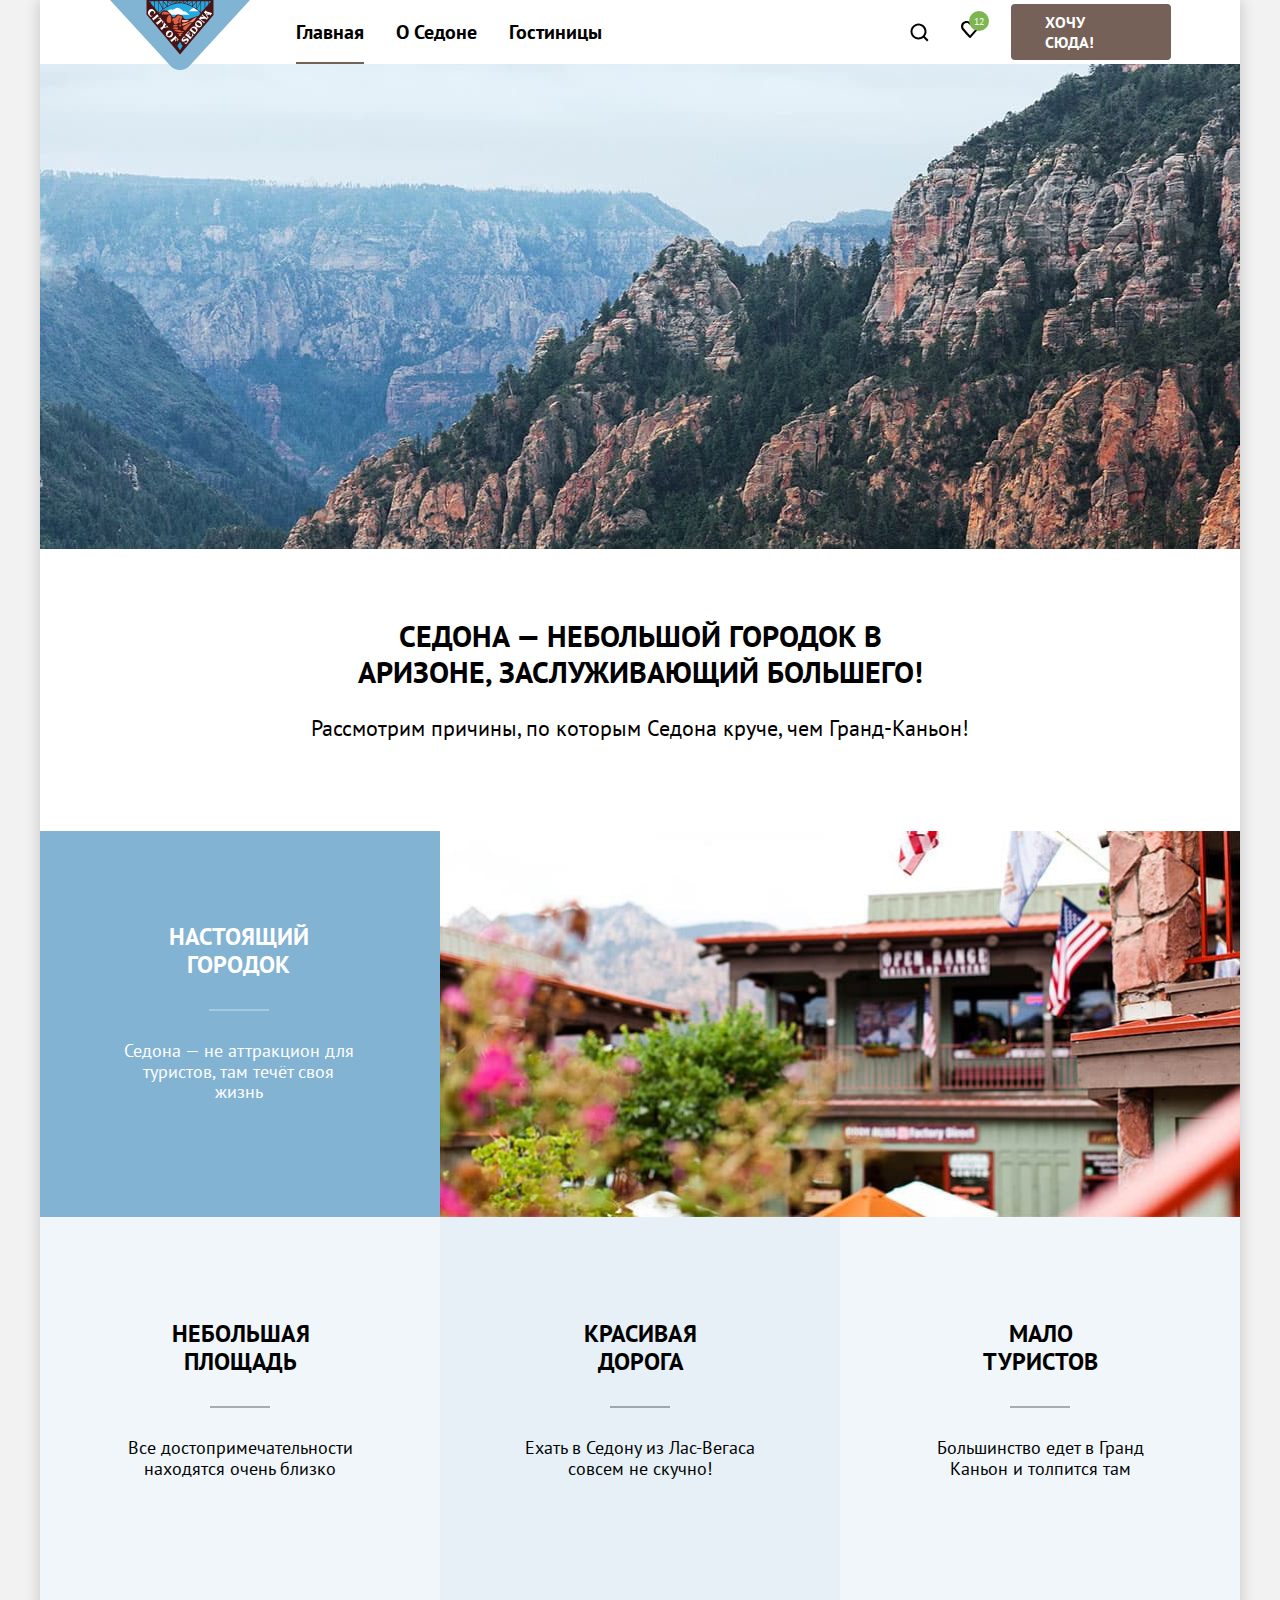
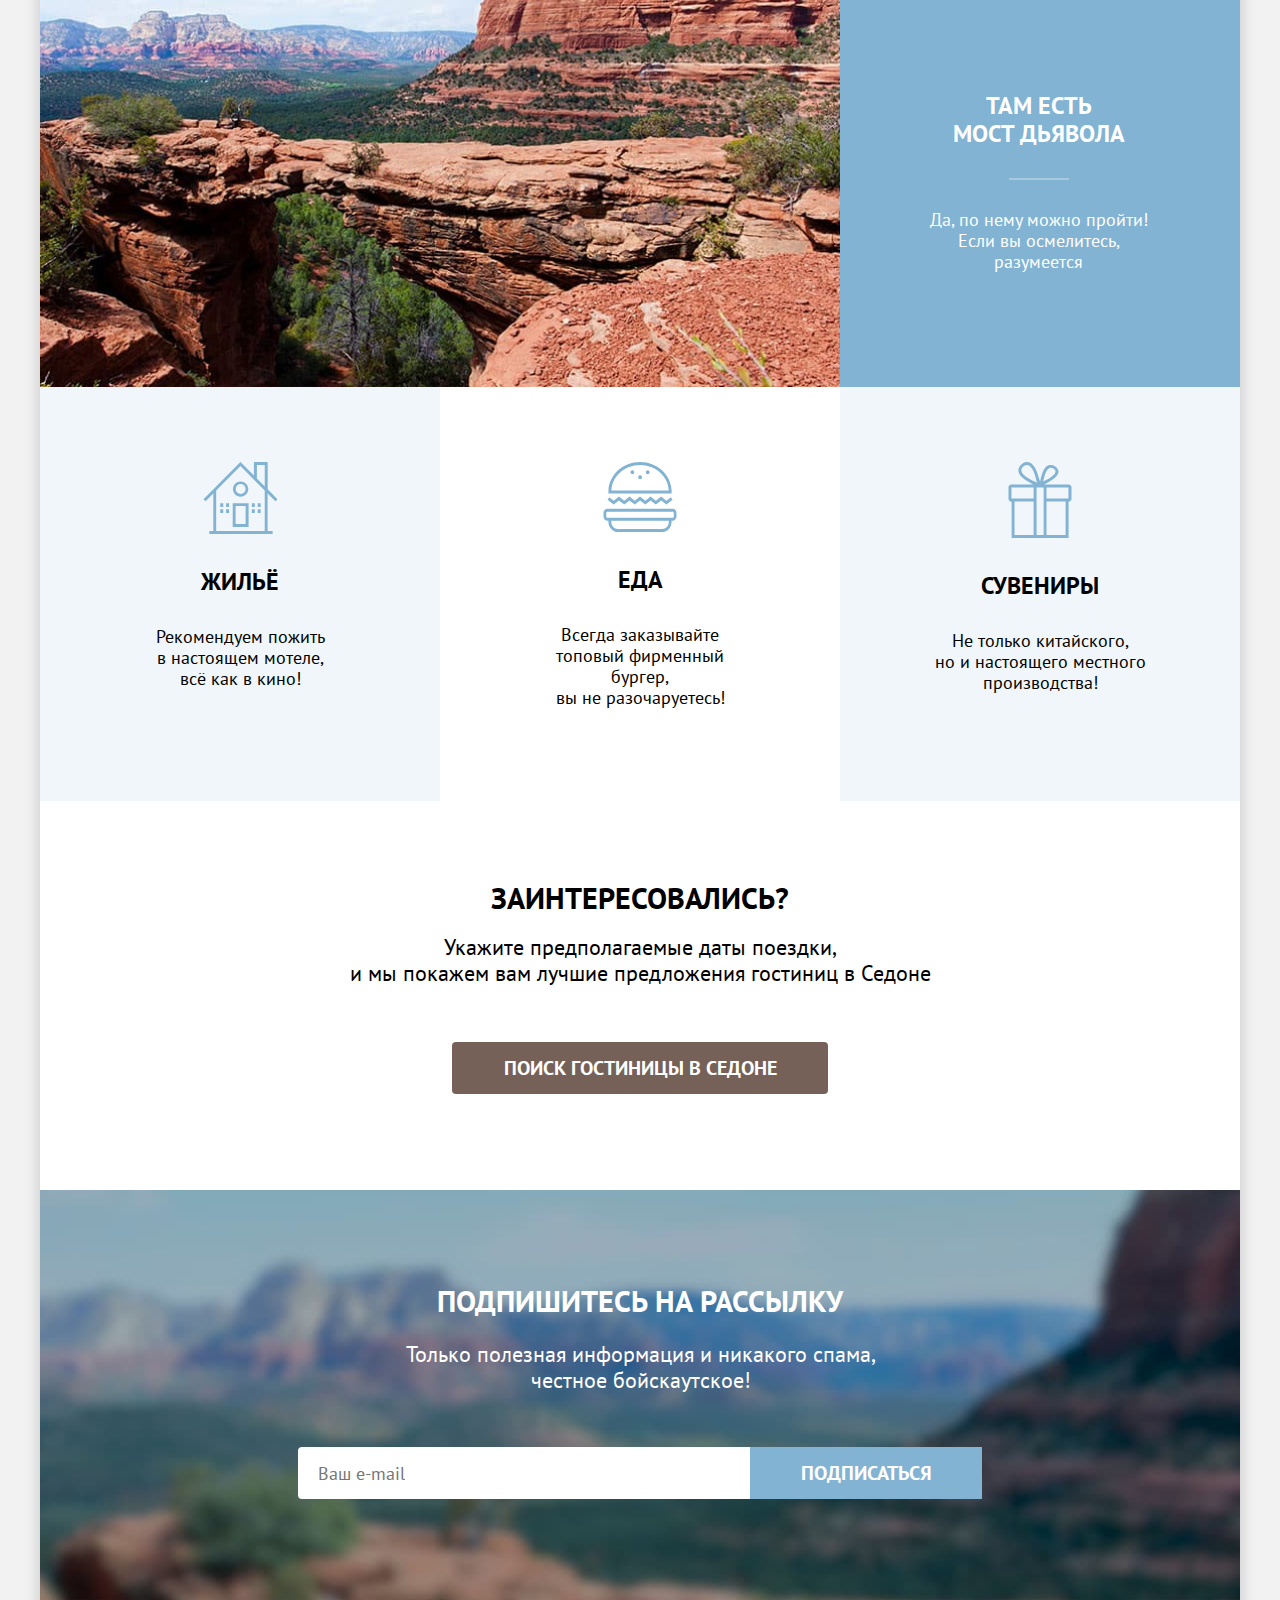
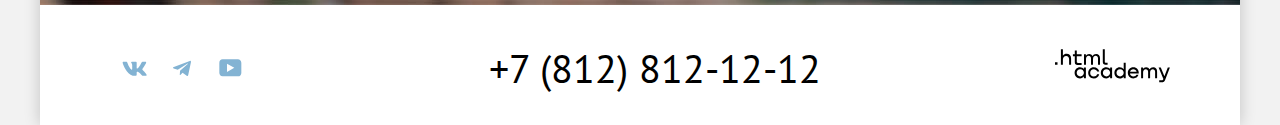
<file: index.html>
<!DOCTYPE html>
<html lang="ru">
  <head>
    <meta charset="utf-8" />
    <title>HTML Academy: Седона</title>
    <link rel="stylesheet" href="styles/style.css" />
    <link type="image/x-icon" rel="shortcut icon" href="favicon.ico" />
    <link
      type="image/png"
      sizes="32x32"
      rel="icon"
      href="./images/favicon.png"
    />
  </head>

  <body>
    <div class="page-container">
      <header class="page-header" data-test="header">
        <a href="#" class="logo-position">
          <img
            src="images/logo.svg"
            alt="Логотип."
            class="logo"
            width="140"
            height="70"
          />
        </a>
        <nav class="navigation">
          <ul class="navigation-list">
            <li class="navigation-item">
              <a href="index.html" class="navigation-link active">Главная</a>
            </li>
            <li class="navigation-item">
              <a href="#" class="navigation-link">О Седоне</a>
            </li>
            <li class="navigation-item">
              <a href="catalog.html" class="navigation-link">Гостиницы</a>
            </li>
          </ul>

          <ul class="navigation-list right">
            <li class="navigation-item">
              <a class="navigation-link" href="#"></a>
              <svg
                width="20"
                height="20"
                fill="none"
                xmlns="http://www.w3.org/2000/svg"
                role="img"
              >
                <path
                  d="m19.5 18.008-3.7-3.68c1-1.292 1.7-2.983 1.7-4.872 0-4.376-3.6-7.956-8-7.956s-8 3.68-8 8.055c0 4.376 3.6 7.956 8 7.956 1.8 0 3.5-.597 4.9-1.69l3.7 3.679 1.4-1.492Zm-10-2.486c-3.3 0-6-2.685-6-5.967 0-3.282 2.7-5.967 6-5.967s6 2.685 6 5.967c0 3.282-2.7 5.967-6 5.967Z"
                  fill="#000"
                />
              </svg>
              <span class="visually-hidden"> Поиск </span>
            </li>

            <li class="navigation-item">
              <a class="navigation-link" href="#"></a>
              <span class="likes-calc">
                <svg
                  width="18"
                  height="17"
                  fill="none"
                  xmlns="http://www.w3.org/2000/svg"
                  role="navigation"
                >
                  <path
                    d="M8.9 17c-.3 0-.6-.1-.8-.4-5.4-6.1-6.7-7.5-7-7.9C.4 7.8 0 6.6 0 5.4 0 2.4 2.4 0 5.5 0 6.8 0 8 .5 9 1.3 10 .5 11.3 0 12.5 0c3 0 5.5 2.4 5.5 5.4 0 1.3-.5 2.5-1.3 3.4l-7 7.9c-.2.2-.4.3-.8.3Zm-6-9.5c.3.4 3.5 4 6.1 6.9l6.2-7c.5-.5.7-1.2.7-2 0-1.8-1.5-3.3-3.3-3.3-1 0-2 .5-2.7 1.3-.3.3-.6.4-.9.4-.3 0-.6-.2-.8-.4-.7-.8-1.7-1.3-2.7-1.3-1.8 0-3.3 1.5-3.3 3.3-.1.9.3 1.6.7 2.1-.1 0-.1 0 0 0Z"
                    fill="#000"
                  />
                </svg>
                <span class="likes">12</span>
              </span>
              <span class="visually-hidden"> Избранное </span>
            </li>

            <li class="navigation-item">
              <a class="navigation-button" href="#">Хочу сюда!</a>
            </li>
          </ul>
        </nav>
      </header>

      <main class="page-main" data-test="main">
        <h1 class="visually-hidden">Добро пожаловать в великолепную Седону</h1>
        <div class="presentation-image"></div>

        <div class="block-main-text">
          <p class="main-text">
            Седона — небольшой городок в Аризоне, заслуживающий большего!
          </p>
        </div>

        <div class="under-block-main-text">
          <p class="under-main-text">
            Рассмотрим причины, по которым Седона круче, чем Гранд-Каньон!
          </p>
        </div>

        <section>
          <h2 class="visually-hidden">Преимущества</h2>
          <ul class="advantages">
            <li class="advantages-item full">
              <div class="block">
                <h3 class="advantages-item-title-nav">Настоящий городок</h3>
                <hr />
                <p class="advantages-item-description">
                  Седона — не аттракцион для туристов, там течёт своя жизнь
                </p>
              </div>

              <img
                src="./images/city.jpg"
                alt="Фото города."
                class="advantages-item-image"
                width="800"
                height="384"
              />
            </li>

            <li class="advantages-item">
              <div class="block">
                <h3 class="advantages-item-title">Небольшая площадь</h3>
                <hr />
                <p class="advantages-item-description">
                  Все достопримечательности находятся очень близко
                </p>
              </div>
            </li>

            <li class="advantages-item">
              <div class="block">
                <h3 class="advantages-item-title">Красивая дорога</h3>
                <hr />
                <p class="advantages-item-description">
                  Ехать в Седону из Лас-Вегаса совсем не скучно!
                </p>
              </div>
            </li>

            <li class="advantages-item">
              <div class="block">
                <h3 class="advantages-item-title">Мало туристов</h3>
                <hr />
                <p class="advantages-item-description">
                  Большинство едет в Гранд Каньон и толпится там
                </p>
              </div>
            </li>
            <li class="advantages-item full under">
              <div class="block">
                <h3 class="advantages-item-title-nav">
                  Там есть<br />
                  мост дьявола
                </h3>
                <hr />
                <p class="advantages-item-description">
                  Да, по нему можно пройти! Если вы осмелитесь, разумеется
                </p>
              </div>

              <img
                src="./images/mountains.jpg"
                alt="Фото гор."
                class="advantages-item-image"
                width="800"
                height="384"
              />
            </li>
          </ul>
        </section>

        <section class="services">
          <h2 class="visually-hidden">Сервисы</h2>
          <ul class="services-list">
            <li class="services-item">
              <div class="servic">
                <img
                  src="images/house.svg"
                  alt="Дом."
                  class="photo-services"
                  width="75"
                  height="72"
                />
                <h3 class="services-title">Жильё</h3>
                <p class="services-text">
                  Рекомендуем пожить<br />
                  в настоящем мотеле,<br />
                  всё как в кино!
                </p>
              </div>
            </li>

            <li class="services-item">
              <div class="servic">
                <img
                  src="images/food.svg"
                  alt="Еда."
                  class="photo-services"
                  width="74"
                  height="70"
                />
                <h3 class="services-title">Еда</h3>
                <p class="services-text">
                  Всегда заказывайте<br />
                  топовый фирменный бургер,<br />
                  вы не разочаруетесь!
                </p>
              </div>
            </li>

            <li class="services-item">
              <div class="servic">
                <img
                  src="images/surprise.svg"
                  alt="Сувениры."
                  class="photo-services"
                  width="64"
                  height="76"
                />
                <h3 class="services-title">Сувениры</h3>
                <p class="services-text">
                  Не только китайского,<br />
                  но и настоящего местного производства!
                </p>
              </div>
            </li>
          </ul>
        </section>

        <section class="search" data-test="search">
          <div class="search-margin">
            <div class="search-block">
              <h2 class="search-title">Заинтересовались?</h2>
              <div class="search-text-block-under">
                <p class="search-text">
                  Укажите предполагаемые даты поездки,<br />
                  и мы покажем вам лучшие предложения гостиниц в Седоне
                </p>
              </div>
              <button class="search-button" type="button">
                Поиск Гостиницы В Седоне
              </button>
            </div>
          </div>
        </section>
      </main>

      <footer class="page-footer" data-test="footer">
        <section class="subscribe" data-test="subscribe">
          <div class="subscribe-block">
            <div class="background-subscribe-image"></div>
            <h2 class="subscribe-title">Подпишитесь на рассылку</h2>
            <p class="subscribe-text">
              Только полезная информация и никакого спама, честное бойскаутское!
            </p>
            <form action="https://echo.htmlacademy.ru/" class="email-form">
              <input
                type="email"
                placeholder="Ваш e-mail"
                name="email"
                class="email-input"
              />
              <button class="subscribe-button" type="submit">
                Подписаться
              </button>
            </form>
          </div>
        </section>
        <div class="footer-contacts">
          <section class="footer-social">
            <h2 class="visually-hidden">Соц сети</h2>
            <ul class="footer-social-list">
              <li class="footer-social-item">
                <a
                  class="social-link social-link-vk"
                  href="https://vk.com/htmlacademy"
                >
                  <svg
                    width="25"
                    height="15"
                    fill="none"
                    xmlns="http://www.w3.org/2000/svg"
                    role="img"
                  >
                    <path
                      fill-rule="evenodd"
                      clip-rule="evenodd"
                      d="M24.116 1.804c.166-.546 0-.948-.795-.948h-2.625c-.668 0-.976.347-1.143.73 0 0-1.335 3.196-3.226 5.272-.612.602-.89.793-1.224.793-.167 0-.418-.19-.418-.738V1.804c0-.656-.184-.948-.74-.948H9.817c-.417 0-.668.304-.668.593 0 .621.946.765 1.043 2.513V7.76c0 .833-.153.984-.487.984-.89 0-3.055-3.21-4.34-6.885-.249-.715-.5-1.003-1.172-1.003H1.566c-.75 0-.9.347-.9.73 0 .682.89 4.07 4.145 8.551 2.17 3.06 5.225 4.72 8.008 4.72 1.67 0 1.875-.369 1.875-1.004V11.54c0-.737.158-.884.687-.884.39 0 1.057.192 2.615 1.667 1.78 1.75 2.073 2.533 3.075 2.533h2.625c.75 0 1.126-.368.91-1.096-.238-.724-1.088-1.775-2.215-3.022-.612-.71-1.53-1.475-1.809-1.858-.389-.49-.278-.71 0-1.147 0 0 3.2-4.426 3.533-5.929h.001Z"
                      fill="#83B3D3"
                    />
                  </svg>
                  <span class="visually-hidden">Это мы в Вконтакте</span>
                </a>
              </li>
              <li class="footer-social-item">
                <a
                  class="social-link social-link-tg"
                  href="https://t.me/htmlacademy"
                >
                  <svg
                    width="18"
                    height="16"
                    fill="none"
                    xmlns="http://www.w3.org/2000/svg"
                    role="img"
                  >
                    <path
                      d="M16.785.956.84 7.104C-.248 7.541-.24 8.148.64 8.42l4.094 1.277 9.472-5.976c.448-.272.857-.126.52.173l-7.673 6.925H7.05l.002.001-.283 4.22c.414 0 .597-.19.829-.414l1.988-1.934 4.136 3.055c.762.42 1.31.205 1.5-.706l2.715-12.795c.278-1.114-.425-1.618-1.153-1.29Z"
                      fill="#83B3D3"
                    />
                  </svg>
                  <span class="visually-hidden">Это мы в Телеграмм</span>
                </a>
              </li>
              <li class="footer-social-item">
                <a
                  class="social-link social-link-yt"
                  href="https://www.youtube.com/user/htmlacademyru"
                >
                  <svg
                    width="23"
                    height="18"
                    fill="none"
                    xmlns="http://www.w3.org/2000/svg"
                    role="img"
                  >
                    <path
                      d="M18.94.356H3.507C1.647.356.333 1.95.333 3.756V13.85c0 1.913 1.314 3.506 3.174 3.506H19.16c1.642 0 3.174-1.593 3.174-3.4v-10.2c-.219-1.806-1.532-3.4-3.393-3.4ZM7.995 12.894V4.819l7.333 4.037-7.333 4.038Z"
                      fill="#83B3D3"
                    />
                  </svg>
                  <span class="visually-hidden">Это мы в Ютуб</span>
                </a>
              </li>
            </ul>
          </section>
          <div class="footer-social-item-tel">
            <a class="tel-footer" href="tel:78128121212">+7 (812) 812-12-12</a>
          </div>

          <div class="footer-social-item-logo">
            <a href="https://htmlacademy.ru/" class="footer-focus-link">
              <svg
                width="115"
                height="34"
                fill="none"
                xmlns="http://www.w3.org/2000/svg"
                role="banner"
              >
                <path
                  d="M0 13.256v2.6h2.5v-2.6H0ZM11.6 4.856c-1.6 0-2.8.7-3.6 1.7h-.1v-6.2h-2v15.5h2v-5.3c0-2.1 1.3-3.6 3.3-3.6 1.8 0 2.9 1.4 2.9 3.2v5.7h2v-6.1c.1-3-1.8-4.9-4.5-4.9ZM26.6 5.156h-4.8v-3.7h-2v3.8h-1.9v2h1.9v6c0 1.7 1 2.7 2.7 2.7h4.1v-2h-3.7c-.7 0-1.1-.4-1.1-1.1v-5.7h4.8v-2ZM41.1 4.956c-1.6 0-2.9.8-3.5 2.1h-.1c-.6-1.2-1.8-2.1-3.4-2.1-1.4 0-2.5.8-3.1 1.8h-.1v-1.6H29v10.6h2v-5.4c0-2 1-3.5 2.6-3.5 1.5 0 2.4 1 2.4 2.6v6.3h2v-5.6c0-2.4 1.4-3.3 2.6-3.3 1.5 0 2.4 1 2.4 2.6v6.3h2v-6.5c.1-2.5-1.4-4.3-3.9-4.3ZM47.8 13.056c0 1.7 1 2.7 2.8 2.7h2v-2h-1.7c-.7 0-1.1-.4-1.1-1.1V.356h-2v12.7ZM28.9 20.056c-.9-1.1-2.2-1.8-3.9-1.8-3.1 0-5.4 2.3-5.4 5.6s2.3 5.6 5.4 5.6c1.8 0 3-.8 3.8-1.9h.1v1.6h2v-10.6h-2v1.5Zm-3.6 7.4c-2.2 0-3.6-1.6-3.6-3.6s1.4-3.6 3.6-3.6 3.6 1.6 3.6 3.6c0 1.9-1.4 3.6-3.6 3.6ZM44.2 22.356c-.5-2.4-2.6-4.1-5.4-4.1-3.4 0-5.6 2.5-5.6 5.6 0 3.1 2.2 5.6 5.6 5.6 2.8 0 4.9-1.8 5.4-4.2h-2.1c-.4 1.3-1.7 2.3-3.3 2.3-2.2 0-3.6-1.6-3.6-3.6s1.4-3.6 3.6-3.6c1.6 0 2.8 1 3.3 2.2h2.1v-.2ZM55.1 20.056c-.9-1.1-2.2-1.8-3.9-1.8-3.1 0-5.4 2.3-5.4 5.6s2.3 5.6 5.4 5.6c1.8 0 3-.8 3.8-1.9h.1v1.6h2v-10.6h-2v1.5Zm-3.6 7.4c-2.2 0-3.6-1.6-3.6-3.6s1.4-3.6 3.6-3.6 3.6 1.6 3.6 3.6c0 1.9-1.5 3.6-3.6 3.6ZM68.7 20.156c-.9-1.1-2.2-1.9-3.9-1.9-3.1 0-5.4 2.3-5.4 5.6s2.2 5.6 5.4 5.6c1.7 0 3-.8 3.8-1.8h.1v1.5h2v-15.4h-2v6.4Zm-3.6 7.3c-2.2 0-3.6-1.6-3.6-3.6s1.4-3.6 3.6-3.6 3.6 1.6 3.6 3.6c-.1 2-1.5 3.6-3.6 3.6ZM78.3 18.256c-3.3 0-5.5 2.5-5.5 5.6 0 3 2.1 5.6 5.5 5.6 2.5 0 4.5-1.3 5.2-3.6h-2.1c-.5 1-1.6 1.6-3 1.6-1.9 0-3.3-1.3-3.4-2.9h8.8c.2-3.6-2-6.3-5.5-6.3Zm0 1.9c1.7 0 3 1 3.3 2.6h-6.5c.3-1.5 1.5-2.6 3.2-2.6ZM98.2 18.256c-1.6 0-2.9.8-3.6 2h-.1c-.6-1.2-1.8-2-3.4-2-1.4 0-2.5.7-3.1 1.8v-1.5h-1.9v10.6h2v-5.4c0-2 1-3.4 2.6-3.5 1.5 0 2.4 1 2.4 2.6v6.3h2v-5.6c0-2.4 1.4-3.3 2.6-3.3 1.5 0 2.4 1 2.4 2.6v6.3h2v-6.5c.1-2.6-1.4-4.4-3.9-4.4ZM109.4 27.356l-3.6-8.9h-2.2l4.8 11.6c-.3.9-.7 1.2-1.7 1.2h-2.5v2h2.5c1.8 0 2.8-.8 3.5-2.6l4.7-12.2h-2.1l-3.4 8.9Z"
                  fill="#000"
                />
              </svg>
            </a>
          </div>
        </div>
        <div class="form-wrapper">
          <form action="https://echo.htmlacademy.ru/" class="hotel-form">
            <div class="top-panel">
              <p class="wrapper-text">Поиск гостиницы в Седоне</p>
              <button type="button" class="cross-button">
                <span class="visually-hidden">Закрыть окно.</span>
                <svg
                  width="15"
                  height="15"
                  viewBox="0 0 15 15"
                  fill="none"
                  xmlns="http://www.w3.org/2000/svg"
                  role="note"
                >
                  <path
                    d="M14.4905 1.78288L13.1982 0.49057L7.49048 6.19826L1.78279 0.49057L0.490479 1.78288L6.19817 7.49057L0.490479 13.1983L1.78279 14.4906L7.49048 8.78288L13.1982 14.4906L14.4905 13.1983L8.78279 7.49057L14.4905 1.78288Z"
                    fill="black"
                  />
                </svg>
              </button>
            </div>

            <div class="middle-panel">
              <label for="arrival-date" class="second-text">Дата Заезда:</label>
              <input
                type="text"
                value="27 апреля 2020"
                class="input-date"
                name="date-arrival"
                placeholder="Укажите дату"
                id="arrival-date"
              />
              <button class="button-calendar" type="button">
                <span class="visually-hidden">Календарь.</span>
              </button>
              <p class="middle-calendar">
                Мы не можем отправить вас в прошлое.
              </p>
            </div>
            <div class="middle-panel second">
              <label for="date-of-departure" class="third-text"
                >Дата Выезда:</label
              >
              <input
                type="text"
                value="1 сентября 2023"
                class="input-date-second"
                name="date-departure"
                placeholder="Укажите дату"
                id="date-of-departure"
              />
              <button class="button-calendar" type="button">
                <span class="visually-hidden">Календарь.</span>
              </button>
              <p class="middle-calendar-color">
                На эти даты есть свободные номера. Пока есть.
              </p>
            </div>
            <div class="text-counter">
              <label for="adults" class="counter-margin">Взрослые:</label>
              <div class="counter">
                <button type="button" class="counter-button counter-minus">
                  <span class="visually-hidden">Минус.</span>
                  <svg
                    width="14"
                    height="2"
                    viewBox="0 0 14 2"
                    fill="none"
                    xmlns="http://www.w3.org/2000/svg"
                    role="note"
                  >
                    <path d="M0 0L0 2L14 2V0L0 0Z" fill="#756157" />
                  </svg>
                </button>
                <input
                  class="counter-input"
                  type="text"
                  value="2"
                  name="adults"
                  id="adults"
                />
                <button type="button" class="counter-button counter-plus">
                  <span class="visually-hidden">Плюс.</span>
                  <svg
                    width="14"
                    height="14"
                    viewBox="0 0 14 14"
                    fill="none"
                    xmlns="http://www.w3.org/2000/svg"
                    role="note"
                  >
                    <path d="M14 6H8V0H6V6H0V8H6V14H8V8H14V6Z" fill="#756157" />
                  </svg>
                </button>
              </div>
              <div class="text-second">
                <label for="kids" class="kids">Дети:</label>
              </div>
              <div class="tooltip">
                <button class="tooltip-toggle" type="button">
                  <span class="visually-hidden">Информация.</span>
                  <svg
                    width="26"
                    height="26"
                    viewBox="0 0 26 26"
                    fill="none"
                    xmlns="http://www.w3.org/2000/svg"
                    class="tooltip-icon"
                    role="note"
                  >
                    <circle cx="13" cy="13" r="13" fill="#83B3D3" />
                    <path
                      fill-rule="evenodd"
                      clip-rule="evenodd"
                      d="M12 7H14V9H12V7ZM14 19H12V10H14V19Z"
                      fill="white"
                    />
                  </svg>
                </button>
                <div class="tooltip-text">
                  Укажите количество детей, которые будут с вами, возраст
                  которых от 6 до 18 лет. Дети<br />
                  до 6 лет размещаются бесплатно.
                  <span class="square"></span>
                </div>
              </div>

              <div class="counter-second">
                <button type="button" class="counter-button counter-minus">
                  <span class="visually-hidden">Минус.</span>
                  <svg
                    width="14"
                    height="2"
                    viewBox="0 0 14 2"
                    fill="none"
                    xmlns="http://www.w3.org/2000/svg"
                    role="note"
                  >
                    <path d="M0 0L0 2L14 2V0L0 0Z" fill="#756157" />
                  </svg>
                </button>

                <input
                  class="counter-input"
                  type="text"
                  value="2"
                  name="childs"
                  id="kids"
                />
                <button type="button" class="counter-button counter-plus">
                  <span class="visually-hidden">Плюс.</span>
                  <svg
                    width="14"
                    height="14"
                    viewBox="0 0 14 14"
                    fill="none"
                    xmlns="http://www.w3.org/2000/svg"
                    role="note"
                  >
                    <path d="M14 6H8V0H6V6H0V8H6V14H8V8H14V6Z" fill="#756157" />
                  </svg>
                </button>
              </div>
            </div>
            <button class="under-button" type="submit">
              <span class="under-button-text">Найти</span>
            </button>
          </form>
        </div>
      </footer>
    </div>
  </body>
</html>
</file>
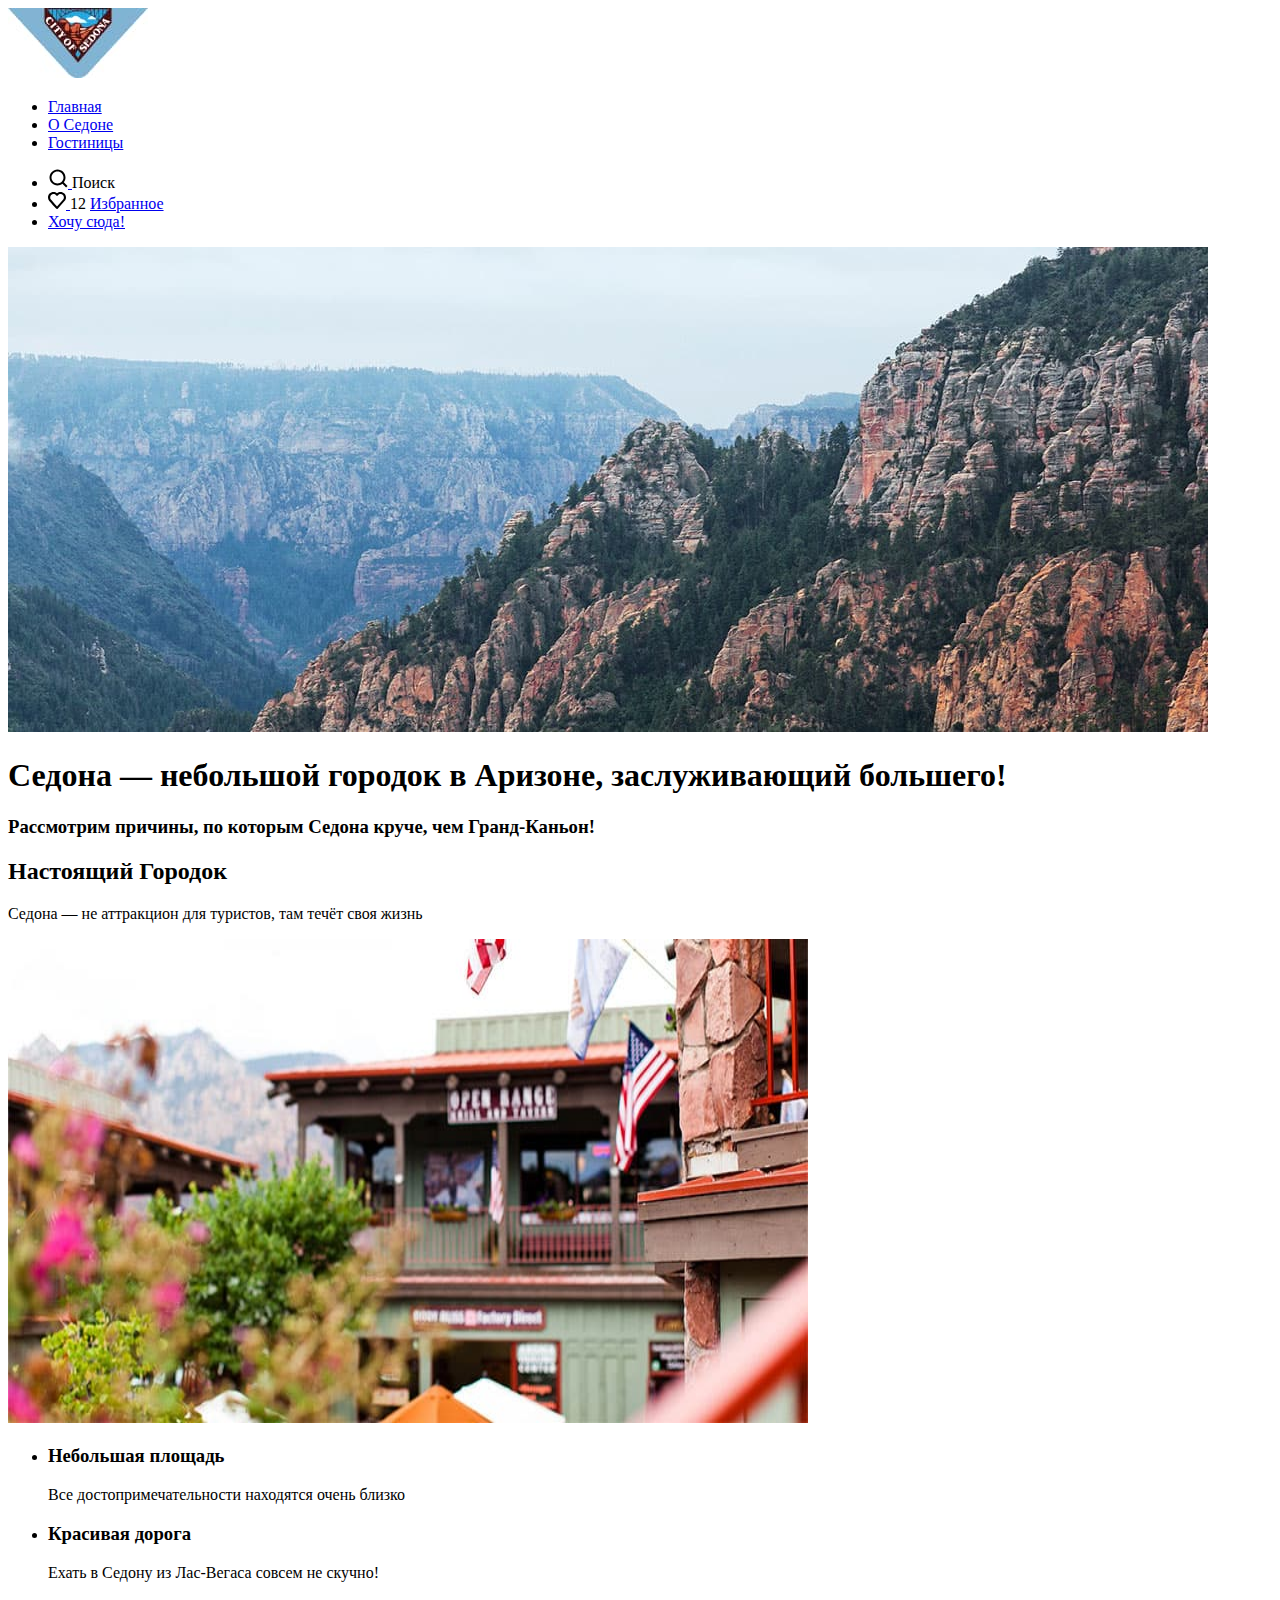
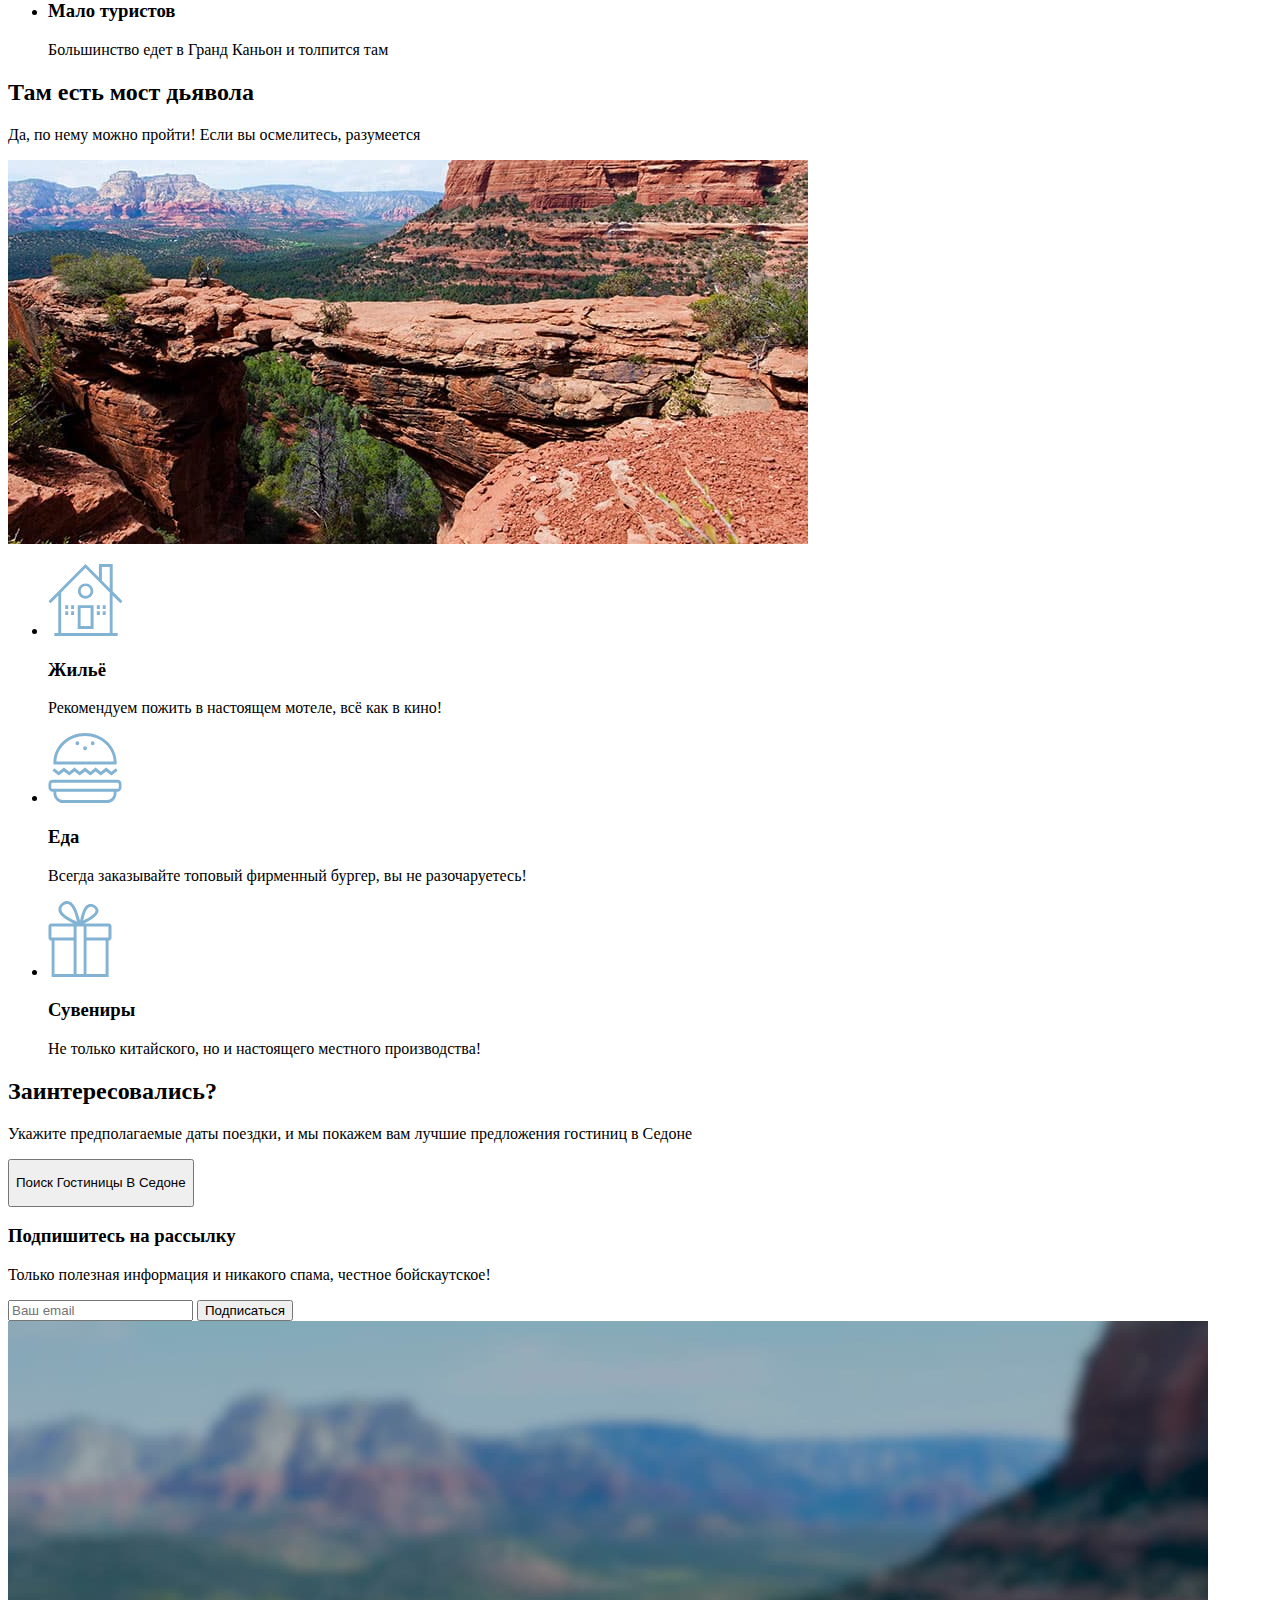
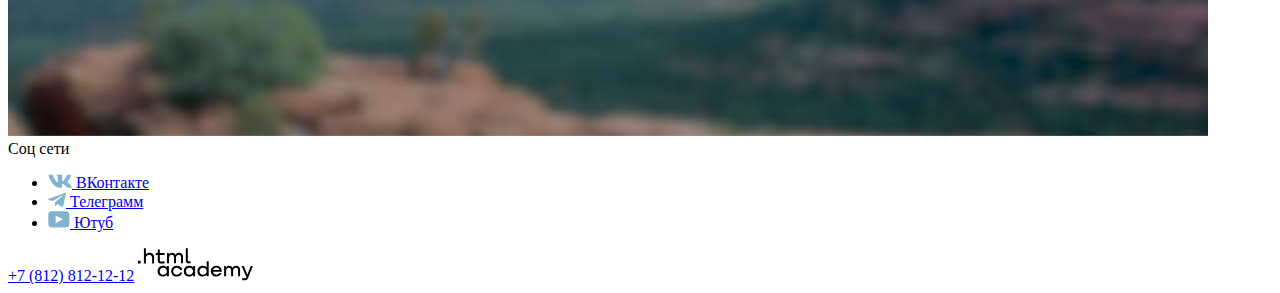
<file: 3/index.html>
<!DOCTYPE html>
<html lang="ru">
  <head>
    <meta charset="utf-8">
    <title>HTML Academy: Седона</title>
    <base href="https://htmlacademy-htmlcss.github.io/2180175-sedona-35/3/">
</head>
  <body>
<header class="page-header" data-test="header">
  <img src="fonts/images/logo.jpg" alt="Логотип" class="logo" width="140" height="70">
  <nav class="navigation">
  <ul class="navigation-list">

    <li class="navigation-item">
<a href="#" class="navigation-link">Главная</a>
    </li>
    <li class="navigation-item">
      <a href="#" class="navigation-link">О Седоне</a>
          </li>
          <li class="navigation-item">
            <a href="#" class="navigation-link">Гостиницы</a>
                </li>
              </ul>

              <ul class="navigation-list">
                <li class="navigation-item">
            <a href="#" class="navigation-link">
              <img src="fonts/images/search.svg" alt="Поиск" width="20" height="20">
            </a>
            <a class="navigation-link">
              <span class="visually-hidden">
                Поиск
              </span>
            </a>
          </li>
                <li class="navigation-item">
                  <a href="#" class="navigation-link">
                    <img src="fonts/images/hurt.svg" alt="Избранное" width="18" height="17">
                  </a>
                  <span class="likes">12</span>
                  <a class="navigation-link" href="#">
                    <span class="visually-hidden">
                      Избранное
                    </span>
                  </a>
                </li>
                      <li class="navigation-item">
                        <a href="#" class="navigation-link">Хочу сюда!</a>
                            </li>
                          </ul>
</nav>
</header>

<main class="page-main" data-test="main">
<img src="fonts/images/background.jpg" alt="Логотип Сайта Седона" class="photo-1" width="1200" height="485">
<h1 class="main-text">Седона — небольшой городок в Аризоне, заслуживающий большего!</h1>
<h3 class="under-main-text">Рассмотрим причины, по которым Седона круче, чем Гранд-Каньон!</h3>
<section>
  <h2 class="title-text">Настоящий Городок</h2>
  <p class="title-under-text">Седона — не аттракцион для туристов, там течёт своя жизнь</p>
  <img src="fonts/images/city.jpg" alt="Фото города Седона" class="photo-2" width="800" height="484">
</section>

<section class="advantages" data-test="advantages">
  <ul class="advantages-list">
    <li class="advantages-item">
<h3 class="advantages-title">Небольшая площадь</h3>
<p class="advantages-description">Все достопримечательности находятся очень близко</p>
    </li>
  </ul>
</section>

<section class="advantages">
  <ul class="advantages-list">
    <li class="advantages-item">
<h3 class="advantages-title">Красивая дорога</h3>
<p class="advantages-description">Ехать в Седону из Лас-Вегаса совсем не скучно!</p>
    </li>
  </ul>
</section>

<section class="advantages">
  <ul class="advantages-list">
    <li class="advantages-item">
<h3 class="advantages-title">Мало туристов</h3>
<p class="advantages-description">Большинство едет в Гранд Каньон и толпится там</p>
    </li>
  </ul>
</section>

<section>
  <h2 class="title-text">Там есть мост дьявола</h2>
  <p class="title-under-text">Да, по нему можно пройти! Если вы осмелитесь, разумеется</p>
  <img src="fonts/images/mountains.jpg" alt="Фото пустыни Седона" class="photo-3" width="800" height="384">
</section>

<section class="services">
<ul class="services-list">
  <li class="services-item">
  <img src="fonts/images/house.svg" alt="Дом" class="photo-services" width="75" height="72">
  <h3 class="services-title">Жильё</h3>
  <p class="services-text">Рекомендуем пожить в настоящем мотеле, всё как в кино!</p>
  </li>
</ul>

<ul class="services-list">
  <li class="services-item">
  <img src="fonts/images/food.svg" alt="Еда" class="photo-services" width="74" height="70">
  <h3 class="services-title">Еда</h3>
  <p class="services-text">Всегда заказывайте топовый фирменный бургер, вы не разочаруетесь!</p>
  </li>
</ul>

<ul class="services-list">
  <li class="services-item">
  <img src="fonts/images/surprise.svg" alt="Сувениры" class="photo-services" width="64" height="76">
  <h3 class="services-title">Сувениры</h3>
  <p class="services-text">Не только китайского, но и настоящего местного производства!</p>
  </li>
</ul>
</section>

<section class="search" data-test="search">
<h2 class="search-title">Заинтересовались?</h2>
<p class="search-text">Укажите предполагаемые даты поездки, и мы покажем вам лучшие предложения гостиниц в Седоне</p>
<button class="search-button" type="button">
<p>Поиск Гостиницы В Седоне</p>
</button>
</section>

<section class="subscribe" data-test="subscribe">
<h3 class="subscribe-title">Подпишитесь на рассылку</h3>
<p class="subscribe-text">Только полезная информация и никакого спама, честное бойскаутское!</p>
<input type="email" placeholder="Ваш email">
<button class="subscribe-button" type="button">
<span>Подписаться</span>
</button>
<img src="fonts/images/background-image.jpg" alt="Фон" width="1200" height="415" class="background-subscribe">
</section>
</main>

<footer class="page-footer" data-test="footer">
<section class="footer-social">
  <span class="visually-hidden">Соц сети</span>
  <ul class="footer-social-list">
    <li class="footer-social-item">
      <a class="button" href="https://vk.com/htmlacademy">
        <img src="fonts/images/vk.svg" alt="ВКонтакте" width="24" height="14">
        <span class="visually-hidden">ВКонтакте</span>
      </a>
    </li>
    <li class="footer-social-item">
      <a class="button" href="https://t.me/htmlacademy">
        <img src="fonts/images/telegram.svg" alt="Телеграмм" width="18" height="15">
        <span class="visually-hidden">Телеграмм</span>
      </a>
    </li>
    <li class="footer-social-item">
      <a class="button" href="https://www.youtube.com/user/htmlacademyru">
        <img src="fonts/images/youtube.svg" alt="Ютуб" width="22" height="17">
        <span class="visually-hidden">Ютуб</span>
      </a>
    </li>
  </ul>
</section>
<a class="tel-footer" href="https://htmlacademy.ru/blog/html/mailto">+7 (812) 812-12-12</a>
<a href="">
  <img src="fonts/images/HTML Academy.svg" alt="htmlacademy" width="115" height="33">
</a>
</footer>
  </body>
</html>
</file>
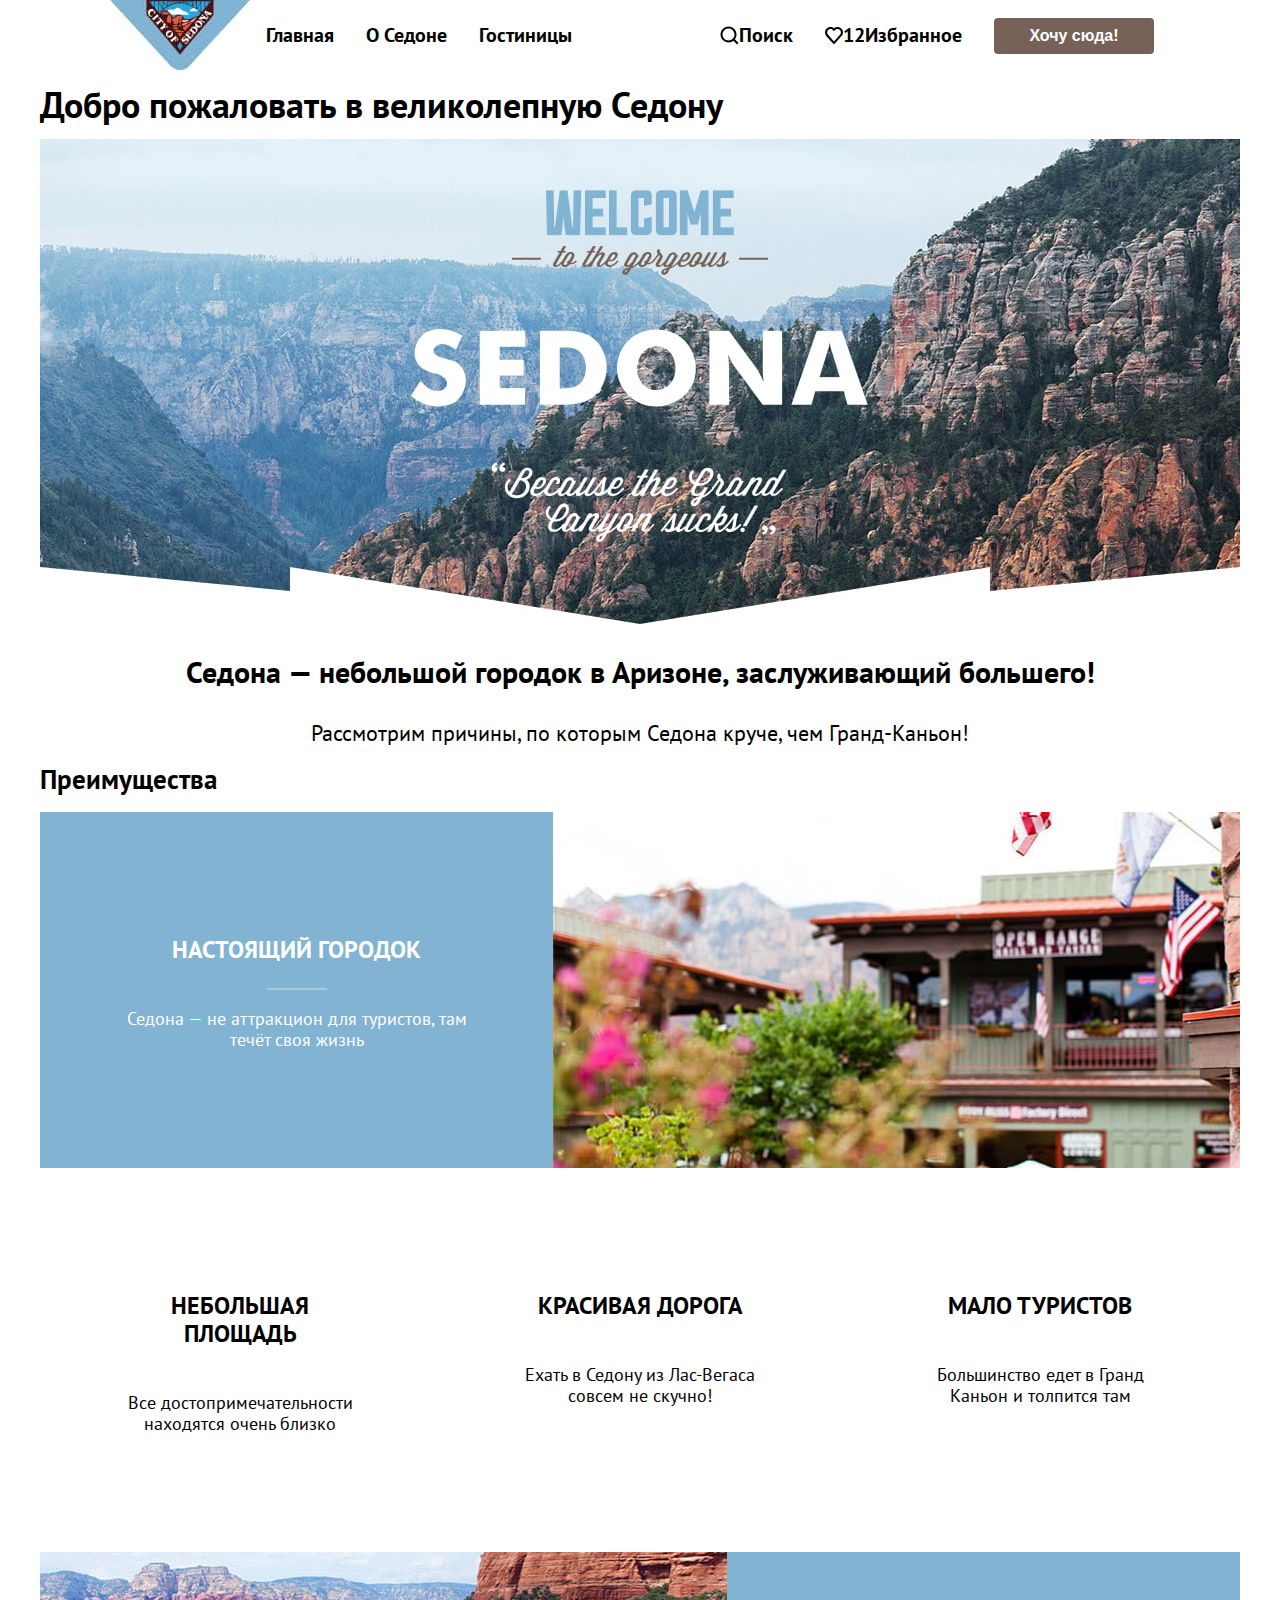
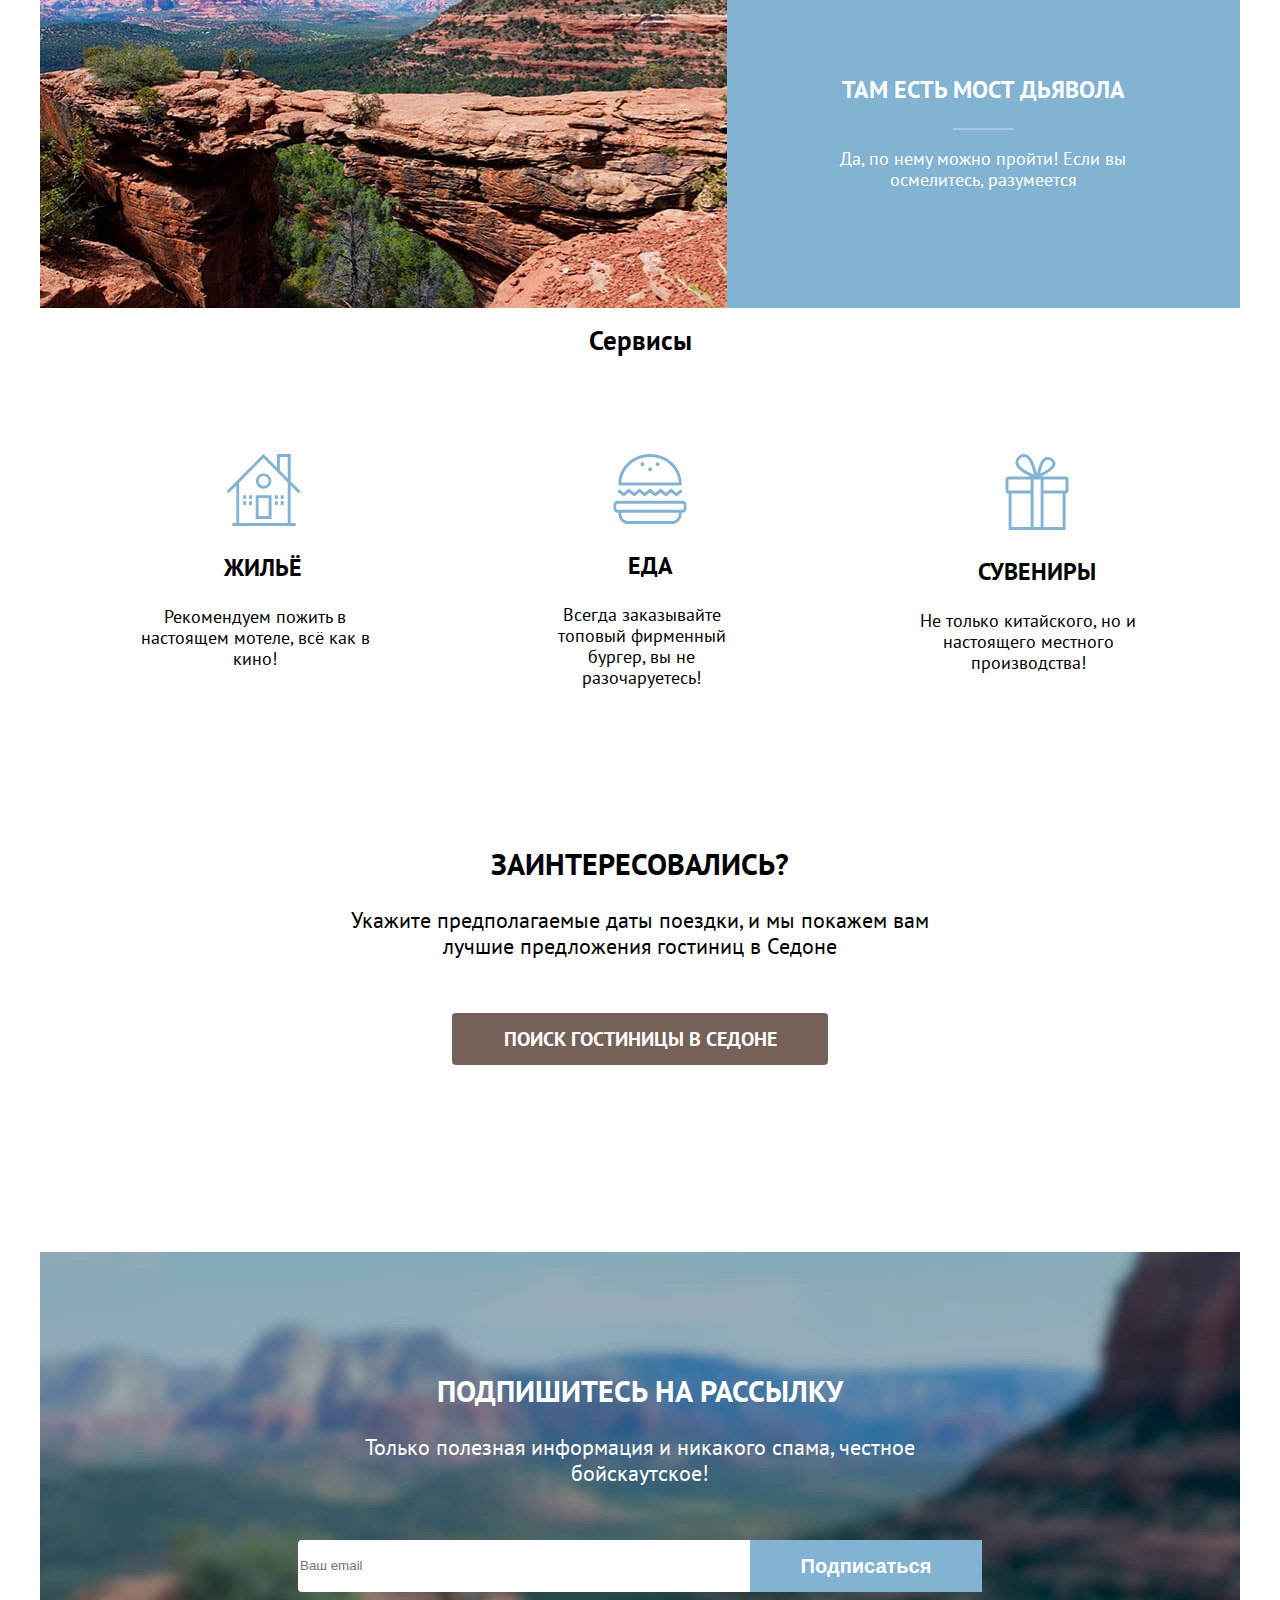
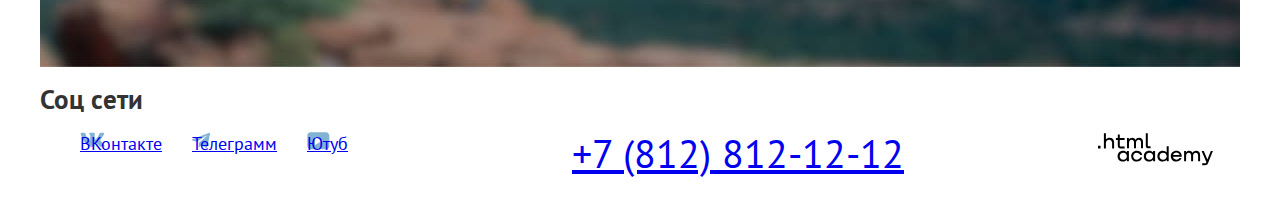
<file: 5/index.html>
<!DOCTYPE html>
<html lang="ru">
  <head>
    <meta charset="utf-8" />
    <title>HTML Academy: Седона</title>
    <link rel="stylesheet" href="styles/style.css" />
    <base href="https://htmlacademy-htmlcss.github.io/2180175-sedona-35/5/">
</head>

  <body>
    <div class="page-container">
    <header class="page-header" data-test="header">
      <img
        src="images/logo.jpg"
        alt="Логотип"
        class="logo"
        width="140"
        height="70"
      />
      <nav class="navigation">
        <ul class="navigation-list">
          <li class="navigation-item">
            <a href="#" class="navigation-link">Главная</a>
          </li>
          <li class="navigation-item">
            <a href="#" class="navigation-link">О Седоне</a>
          </li>
          <li class="navigation-item">
            <a href="catalog.html" class="navigation-link">Гостиницы</a>
          </li>
        </ul>

        <ul class="navigation-list right">
          <li class="navigation-item">
            <a class="navigation-link">
              <div class="search-img">

              </div>
              <span class="visually-hidden"> Поиск </span>
            </a>
          </li>
          <li class="navigation-item">
            <a class="navigation-link" href="#">
              <div class="hurt-img">

              </div>
              <span class="likes">12</span>
              <span class="visually-hidden"> Избранное </span>
            </a>
          </li>
          <li class="navigation-item">
            <button class="navigation-button" type="button">
            <a href="#" class="navigation-link-button">Хочу сюда!</a>
            </button>
          </li>
        </ul>
      </nav>
    </header>

    <main class="page-main" data-test="main">

      <h1 class="visually-hidden">Добро пожаловать в великолепную Седону</h1>
      <div class="presentation-image">

      </div>
      <p class="main-text">
        Седона — небольшой городок в Аризоне, заслуживающий большего!
      </p>
      <p class="under-main-text">
        Рассмотрим причины, по которым Седона круче, чем Гранд-Каньон!
      </p>

      <section>
        <h2 class="visually-hidden">Преимущества</h2>
        <ul class="advantages">
          <li class="advantages-item full">
            <div class="block">

              <h3 class="advantages-item-title">Настоящий городок</h3>
              <hr />
              <p class="advantages-item-description">
                Седона — не аттракцион для туристов, там течёт своя жизнь
              </p>
            </div>
            <div class="advantages-item-image">

            </div>
          </li>

          <li class="advantages-item">
            <div class="block">
              <h3 class="advantages-item-title">Небольшая площадь</h3>
              <hr />
              <p class="advantages-item-description">
                Все достопримечательности находятся очень близко
              </p>
            </div>
          </li>

          <li class="advantages-item">
            <div class="block">
              <h3 class="advantages-item-title">Красивая дорога</h3>
              <hr />
              <p class="advantages-item-description">
                Ехать в Седону из Лас-Вегаса совсем не скучно!
              </p>
            </div>
          </li>

          <li class="advantages-item">
            <div class="block">
              <h3 class="advantages-item-title">Мало туристов</h3>
              <hr />
              <p class="advantages-item-description">
                Большинство едет в Гранд Каньон и толпится там
              </p>
            </div>
          </li>
          <li class="advantages-item full under">
            <div class="block">
              <h3 class="advantages-item-title">Там есть мост дьявола</h3>
              <hr />
              <p class="advantages-item-description">
                Да, по нему можно пройти! Если вы осмелитесь, разумеется
              </p>
            </div>
            <div class="advantages-item-under-image">

            </div>
          </li>
        </ul>
      </section>

      <section class="services">
        <h2 class="visually-hidden">Сервисы</h2>
        <ul class="services-list">
          <li class="services-item">
            <div class="servic">
            <img
              src="images/house.svg"
              alt="Дом"
              class="photo-services"
              width="75"
              height="72"
            />
            <h3 class="services-title">Жильё</h3>
            <p class="services-text">
              Рекомендуем пожить в настоящем мотеле, всё как в кино!
            </p>
            </div>
          </li>

          <li class="services-item">
            <div class="servic">
            <img
              src="images/food.svg"
              alt="Еда"
              class="photo-services"
              width="74"
              height="70"
            />
            <h3 class="services-title">Еда</h3>
            <p class="services-text">
              Всегда заказывайте топовый фирменный бургер, вы не разочаруетесь!
            </p>
            </div>
          </li>

          <li class="services-item">
            <div class="servic">
            <img
              src="images/surprise.svg"
              alt="Сувениры"
              class="photo-services"
              width="64"
              height="76"
            />
            <h3 class="services-title">Сувениры</h3>
            <p class="services-text">
              Не только китайского, но и настоящего местного производства!
            </p>
            </div>
          </li>
        </ul>
      </section>

      <section class="search" data-test="search">
        <div class="search-block">
        <h2 class="search-title">Заинтересовались?</h2>
        <p class="search-text">
          Укажите предполагаемые даты поездки, и мы покажем вам лучшие
          предложения гостиниц в Седоне
        </p>
        <button class="search-button" type="button">
          Поиск Гостиницы В Седоне
        </button>
       </div>
      </section>

      <section class="subscribe" data-test="subscribe">
        <div class="subscribe-block">
          <div class="background-subscribe-image">

          </div>
        <h2 class="subscribe-title">Подпишитесь на рассылку</h2>
        <p class="subscribe-text">
          Только полезная информация и никакого спама, честное бойскаутское!
        </p>
        <form action="https://echo.htmlacademy.ru/" class="email-form">
          <input type="email" placeholder="Ваш email" name="email" class="email-input" />
          <button class="subscribe-button" type="submit">Подписаться</button>
        </form>

        </div>
      </section>

    </main>

    <footer class="page-footer" data-test="footer">
      <section class="footer-social">
        <h2 class="visually-hidden">Соц сети</h2>
        <ul class="footer-social-list">
          <li class="footer-social-item">
            <a class="button-vk" href="https://vk.com/htmlacademy">

              <span class="visually-hidden">ВКонтакте</span>
            </a>
          </li>
          <li class="footer-social-item">
            <a class="button-tg" href="https://t.me/htmlacademy">

              <span class="visually-hidden">Телеграмм</span>
            </a>
          </li>
          <li class="footer-social-item">
            <a class="button-yt" href="https://www.youtube.com/user/htmlacademyru">

              <span class="visually-hidden">Ютуб</span>
            </a>
          </li>
          <li class="footer-social-item-tel">
            <a class="tel-footer" href="tel:78128121212">+7 (812) 812-12-12</a>
          </li>
          <li class="footer-social-item-logo">
            <a href="">
            <img src="images/HTML Academy.svg" alt="htmlacademy" width="115" height="33" />
            </a>
          </li>
        </ul>
      </section>


    </footer>
    </div>

  </body>
</html>
</file>
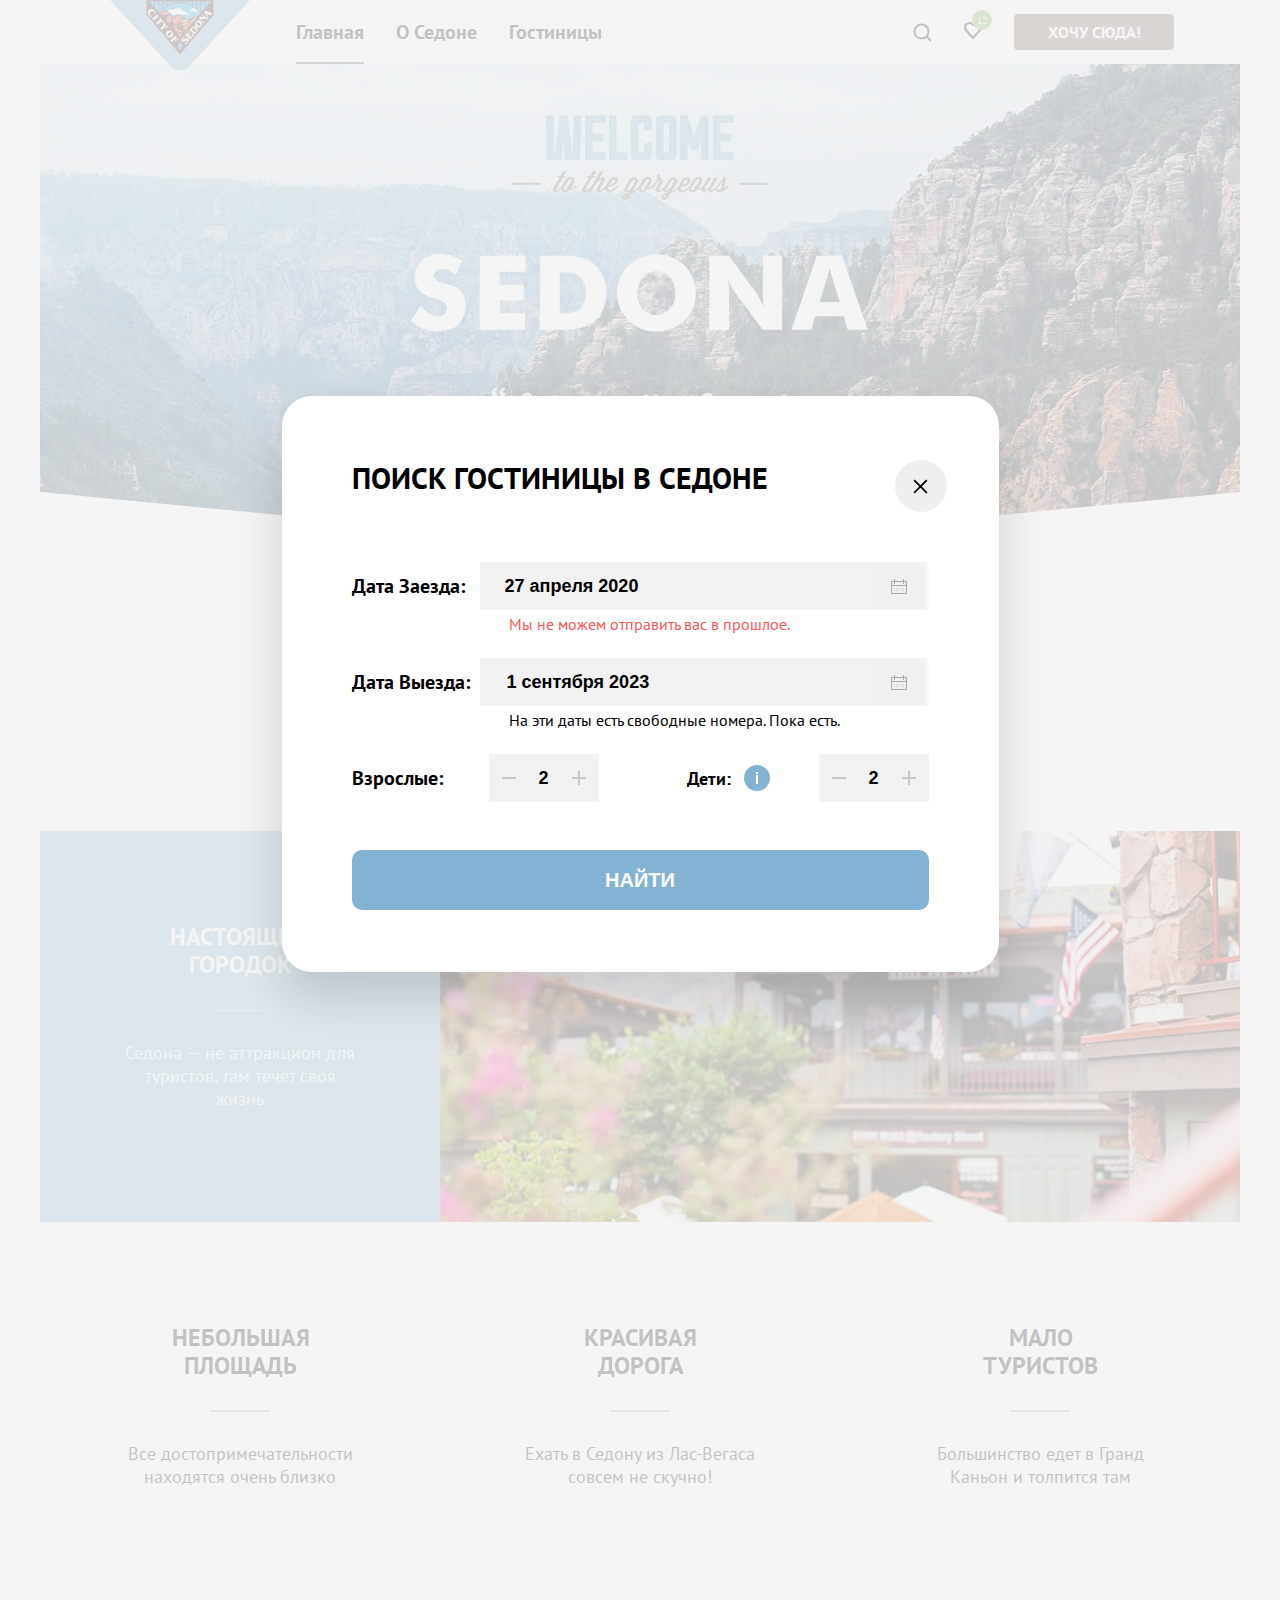
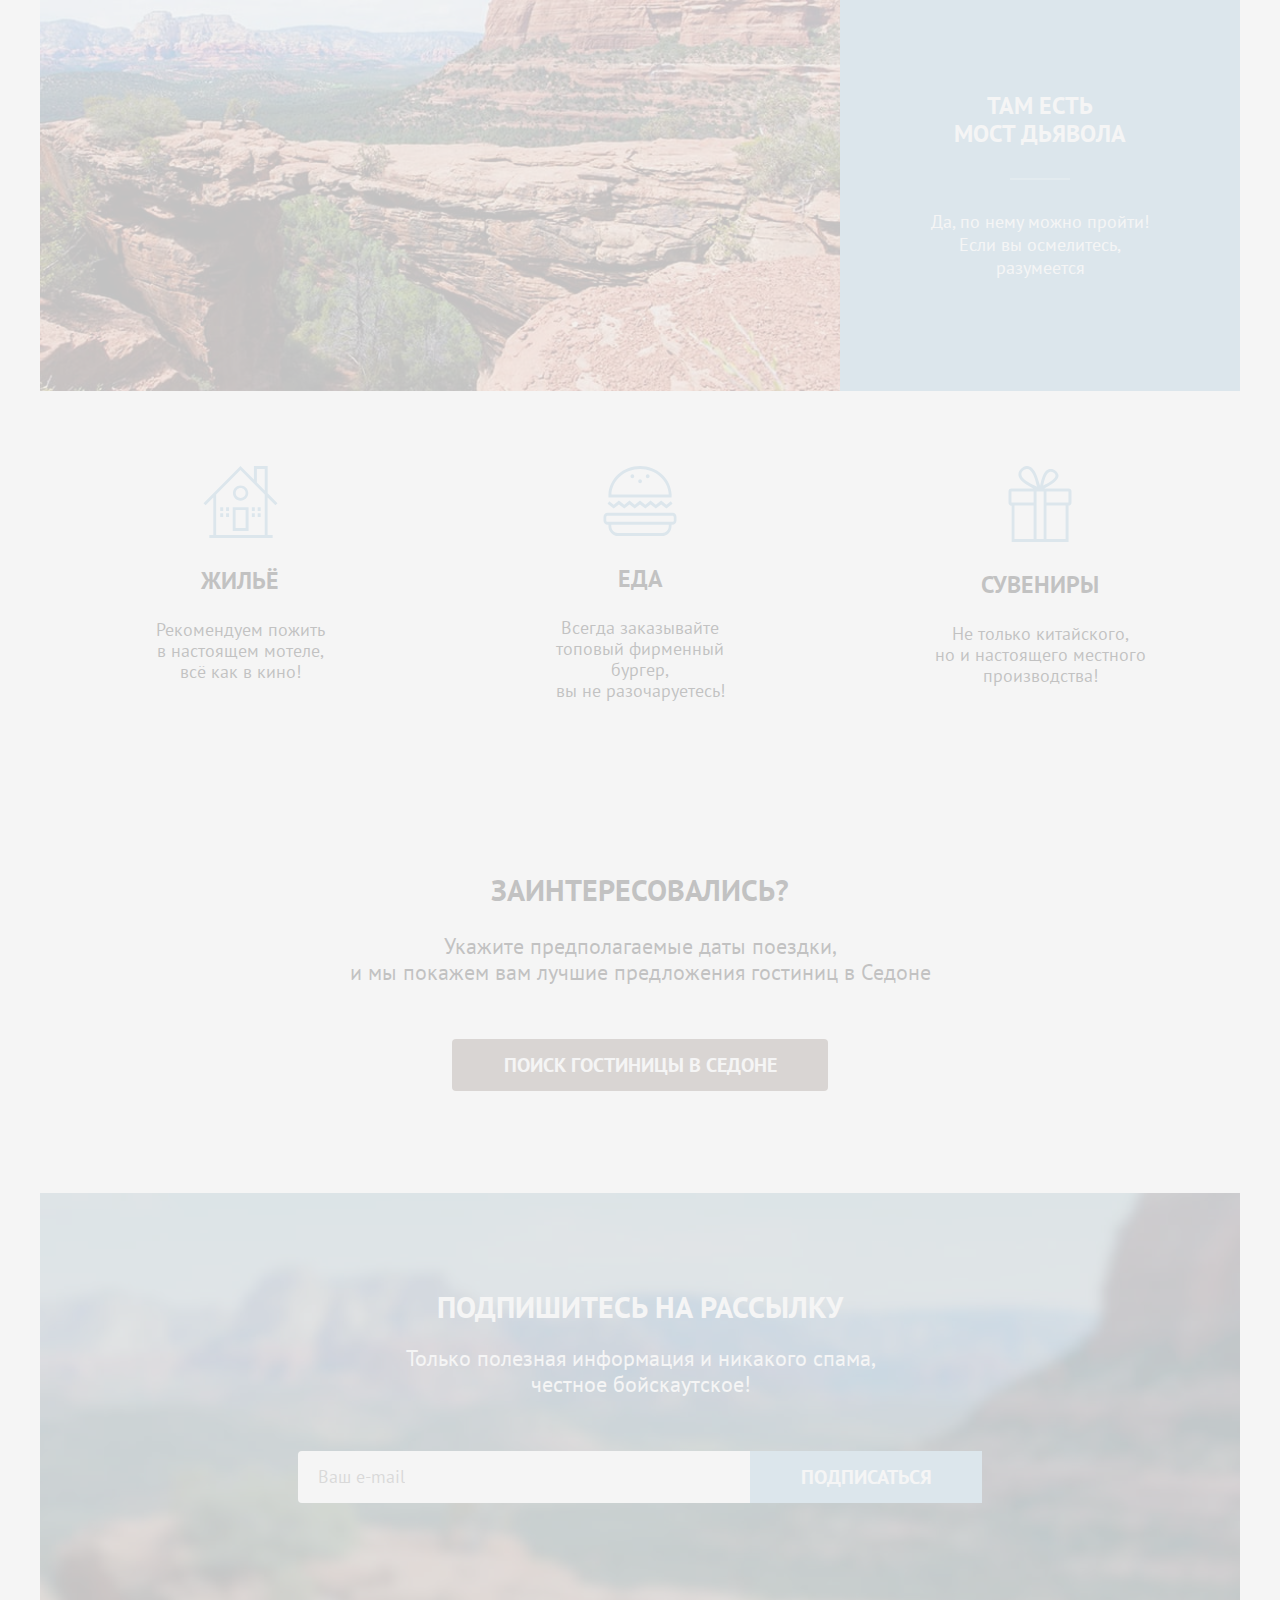
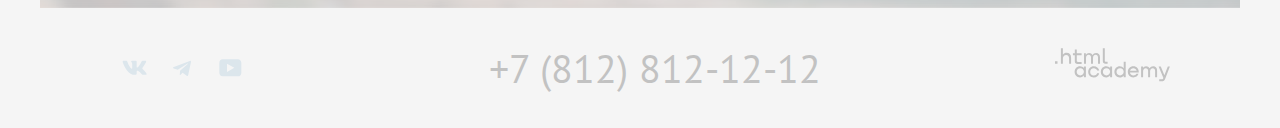
<file: 6/index.html>
<!DOCTYPE html>
<html lang="ru">
  <head>
    <meta charset="utf-8" />
    <title>HTML Academy: Седона</title>
    <link rel="stylesheet" href="styles/style.css" />
    <base href="https://htmlacademy-htmlcss.github.io/2180175-sedona-35/6/">
</head>

  <body>
    <div class="page-container">
      <header class="page-header" data-test="header">
        <a href="#" class="logo-position">
          <img
            src="images/logo.svg"
            alt="Логотип"
            class="logo"
            width="140"
            height="70"
          />
        </a>
        <nav class="navigation">
          <ul class="navigation-list">
            <li class="navigation-item">
              <a href="index.html" class="navigation-link active">Главная</a>
            </li>
            <li class="navigation-item">
              <a href="#" class="navigation-link">О Седоне</a>
            </li>
            <li class="navigation-item">
              <a href="catalog.html" class="navigation-link">Гостиницы</a>
            </li>
          </ul>

          <ul class="navigation-list right">
            <li class="navigation-item">
              <a class="navigation-link" href="#">
                <svg
                  width="20"
                  height="20"
                  fill="none"
                  xmlns="http://www.w3.org/2000/svg"
                >
                  <path
                    d="m19.5 18.008-3.7-3.68c1-1.292 1.7-2.983 1.7-4.872 0-4.376-3.6-7.956-8-7.956s-8 3.68-8 8.055c0 4.376 3.6 7.956 8 7.956 1.8 0 3.5-.597 4.9-1.69l3.7 3.679 1.4-1.492Zm-10-2.486c-3.3 0-6-2.685-6-5.967 0-3.282 2.7-5.967 6-5.967s6 2.685 6 5.967c0 3.282-2.7 5.967-6 5.967Z"
                    fill="#000"
                  />
                </svg>
                <span class="visually-hidden"> Поиск </span>
              </a>
            </li>
            <li class="navigation-item">
              <a class="navigation-link" href="#">
                <span class="likes-calc">
                  <svg
                    width="18"
                    height="17"
                    fill="none"
                    xmlns="http://www.w3.org/2000/svg"
                  >
                    <path
                      d="M8.9 17c-.3 0-.6-.1-.8-.4-5.4-6.1-6.7-7.5-7-7.9C.4 7.8 0 6.6 0 5.4 0 2.4 2.4 0 5.5 0 6.8 0 8 .5 9 1.3 10 .5 11.3 0 12.5 0c3 0 5.5 2.4 5.5 5.4 0 1.3-.5 2.5-1.3 3.4l-7 7.9c-.2.2-.4.3-.8.3Zm-6-9.5c.3.4 3.5 4 6.1 6.9l6.2-7c.5-.5.7-1.2.7-2 0-1.8-1.5-3.3-3.3-3.3-1 0-2 .5-2.7 1.3-.3.3-.6.4-.9.4-.3 0-.6-.2-.8-.4-.7-.8-1.7-1.3-2.7-1.3-1.8 0-3.3 1.5-3.3 3.3-.1.9.3 1.6.7 2.1-.1 0-.1 0 0 0Z"
                      fill="#000"
                    />
                  </svg>
                  <span class="likes">12</span>
                </span>
                <span class="visually-hidden"> Избранное </span>
              </a>
            </li>
            <li class="navigation-item">
              <button class="navigation-button" type="button" href="#">
                Хочу сюда!
              </button>
            </li>
          </ul>
        </nav>
      </header>

      <main class="page-main" data-test="main">
        <h1 class="visually-hidden">Добро пожаловать в великолепную Седону</h1>
        <div class="presentation-image"></div>

        <div class="block-main-text">
          <p class="main-text">
            Седона — небольшой городок в Аризоне, заслуживающий большего!
          </p>
        </div>

        <div class="under-block-main-text">
          <p class="under-main-text">
            Рассмотрим причины, по которым Седона круче, чем Гранд-Каньон!
          </p>
        </div>

        <section>
          <h2 class="visually-hidden">Преимущества</h2>
          <ul class="advantages">
            <li class="advantages-item full">
              <div class="block">
                <h3 class="advantages-item-title-nav">Настоящий городок</h3>
                <hr />
                <p class="advantages-item-description">
                  Седона — не аттракцион для туристов, там течёт своя жизнь
                </p>
              </div>
              <div class="advantages-item-image"></div>
            </li>

            <li class="advantages-item">
              <div class="block">
                <h3 class="advantages-item-title">Небольшая площадь</h3>
                <hr />
                <p class="advantages-item-description">
                  Все достопримечательности находятся очень близко
                </p>
              </div>
            </li>

            <li class="advantages-item">
              <div class="block">
                <h3 class="advantages-item-title">Красивая дорога</h3>
                <hr />
                <p class="advantages-item-description">
                  Ехать в Седону из Лас-Вегаса совсем не скучно!
                </p>
              </div>
            </li>

            <li class="advantages-item">
              <div class="block">
                <h3 class="advantages-item-title">Мало туристов</h3>
                <hr />
                <p class="advantages-item-description">
                  Большинство едет в Гранд Каньон и толпится там
                </p>
              </div>
            </li>
            <li class="advantages-item full under">
              <div class="block">
                <h3 class="advantages-item-title-nav">
                  Там есть<br />
                  мост дьявола
                </h3>
                <hr />
                <p class="advantages-item-description">
                  Да, по нему можно пройти! Если вы осмелитесь, разумеется
                </p>
              </div>
              <div class="advantages-item-under-image"></div>
            </li>
          </ul>
        </section>

        <section class="services">
          <h2 class="visually-hidden">Сервисы</h2>
          <ul class="services-list">
            <li class="services-item">
              <div class="servic">
                <img
                  src="images/house.svg"
                  alt="Дом"
                  class="photo-services"
                  width="75"
                  height="72"
                />
                <h3 class="services-title">Жильё</h3>
                <p class="services-text">
                  Рекомендуем пожить<br />
                  в настоящем мотеле,<br />
                  всё как в кино!
                </p>
              </div>
            </li>

            <li class="services-item">
              <div class="servic">
                <img
                  src="images/food.svg"
                  alt="Еда"
                  class="photo-services"
                  width="74"
                  height="70"
                />
                <h3 class="services-title">Еда</h3>
                <p class="services-text">
                  Всегда заказывайте<br />
                  топовый фирменный бургер,<br />
                  вы не разочаруетесь!
                </p>
              </div>
            </li>

            <li class="services-item">
              <div class="servic">
                <img
                  src="images/surprise.svg"
                  alt="Сувениры"
                  class="photo-services"
                  width="64"
                  height="76"
                />
                <h3 class="services-title">Сувениры</h3>
                <p class="services-text">
                  Не только китайского,<br />
                  но и настоящего местного производства!
                </p>
              </div>
            </li>
          </ul>
        </section>

        <section class="search" data-test="search">
          <div class="search-margin">
            <div class="search-block">
              <h2 class="search-title">Заинтересовались?</h2>
              <div class="search-text-block-under">
                <p class="search-text">
                  Укажите предполагаемые даты поездки,<br />
                  и мы покажем вам лучшие предложения гостиниц в Седоне
                </p>
              </div>
              <button class="search-button" type="button">
                Поиск Гостиницы В Седоне
              </button>
            </div>
          </div>
        </section>
      </main>

      <footer class="page-footer" data-test="footer">
        <section class="subscribe" data-test="subscribe">
          <div class="subscribe-block">
            <div class="background-subscribe-image"></div>
            <h2 class="subscribe-title">Подпишитесь на рассылку</h2>
            <p class="subscribe-text">
              Только полезная информация и никакого спама, честное бойскаутское!
            </p>
            <form action="https://echo.htmlacademy.ru/" class="email-form">
              <input
                type="email"
                placeholder="Ваш e-mail"
                name="email"
                class="email-input"
              />
              <button class="subscribe-button" type="submit">
                Подписаться
              </button>
            </form>
          </div>
        </section>
        <div class="footer-contacts">
          <section class="footer-social">
            <h2 class="visually-hidden">Соц сети</h2>
            <ul class="footer-social-list">
              <li class="footer-social-item">
                <a
                  class="social-link social-link-vk"
                  href="https://vk.com/htmlacademy"
                >
                  <svg
                    width="25"
                    height="15"
                    fill="none"
                    xmlns="http://www.w3.org/2000/svg"
                  >
                    <path
                      fill-rule="evenodd"
                      clip-rule="evenodd"
                      d="M24.116 1.804c.166-.546 0-.948-.795-.948h-2.625c-.668 0-.976.347-1.143.73 0 0-1.335 3.196-3.226 5.272-.612.602-.89.793-1.224.793-.167 0-.418-.19-.418-.738V1.804c0-.656-.184-.948-.74-.948H9.817c-.417 0-.668.304-.668.593 0 .621.946.765 1.043 2.513V7.76c0 .833-.153.984-.487.984-.89 0-3.055-3.21-4.34-6.885-.249-.715-.5-1.003-1.172-1.003H1.566c-.75 0-.9.347-.9.73 0 .682.89 4.07 4.145 8.551 2.17 3.06 5.225 4.72 8.008 4.72 1.67 0 1.875-.369 1.875-1.004V11.54c0-.737.158-.884.687-.884.39 0 1.057.192 2.615 1.667 1.78 1.75 2.073 2.533 3.075 2.533h2.625c.75 0 1.126-.368.91-1.096-.238-.724-1.088-1.775-2.215-3.022-.612-.71-1.53-1.475-1.809-1.858-.389-.49-.278-.71 0-1.147 0 0 3.2-4.426 3.533-5.929h.001Z"
                      fill="#83B3D3"
                    />
                  </svg>
                  <span class="visually-hidden">Это мы в Вконтакте</span>
                </a>
              </li>
              <li class="footer-social-item">
                <a
                  class="social-link social-link-tg"
                  href="https://t.me/htmlacademy"
                >
                  <svg
                    width="18"
                    height="16"
                    fill="none"
                    xmlns="http://www.w3.org/2000/svg"
                  >
                    <path
                      d="M16.785.956.84 7.104C-.248 7.541-.24 8.148.64 8.42l4.094 1.277 9.472-5.976c.448-.272.857-.126.52.173l-7.673 6.925H7.05l.002.001-.283 4.22c.414 0 .597-.19.829-.414l1.988-1.934 4.136 3.055c.762.42 1.31.205 1.5-.706l2.715-12.795c.278-1.114-.425-1.618-1.153-1.29Z"
                      fill="#83B3D3"
                    />
                  </svg>
                  <span class="visually-hidden">Это мы в Телеграмм</span>
                </a>
              </li>
              <li class="footer-social-item">
                <a
                  class="social-link social-link-yt"
                  href="https://www.youtube.com/user/htmlacademyru"
                >
                  <svg
                    width="23"
                    height="18"
                    fill="none"
                    xmlns="http://www.w3.org/2000/svg"
                  >
                    <path
                      d="M18.94.356H3.507C1.647.356.333 1.95.333 3.756V13.85c0 1.913 1.314 3.506 3.174 3.506H19.16c1.642 0 3.174-1.593 3.174-3.4v-10.2c-.219-1.806-1.532-3.4-3.393-3.4ZM7.995 12.894V4.819l7.333 4.037-7.333 4.038Z"
                      fill="#83B3D3"
                    />
                  </svg>
                  <span class="visually-hidden">Это мы в Ютуб</span>
                </a>
              </li>
            </ul>
          </section>
          <div class="footer-social-item-tel">
            <a class="tel-footer" href="tel:78128121212">+7 (812) 812-12-12</a>
          </div>

          <div class="footer-social-item-logo">
            <a href="https://htmlacademy.ru/" class="footer-focus-link">
              <svg
                width="115"
                height="34"
                fill="none"
                xmlns="http://www.w3.org/2000/svg"
              >
                <path
                  d="M0 13.256v2.6h2.5v-2.6H0ZM11.6 4.856c-1.6 0-2.8.7-3.6 1.7h-.1v-6.2h-2v15.5h2v-5.3c0-2.1 1.3-3.6 3.3-3.6 1.8 0 2.9 1.4 2.9 3.2v5.7h2v-6.1c.1-3-1.8-4.9-4.5-4.9ZM26.6 5.156h-4.8v-3.7h-2v3.8h-1.9v2h1.9v6c0 1.7 1 2.7 2.7 2.7h4.1v-2h-3.7c-.7 0-1.1-.4-1.1-1.1v-5.7h4.8v-2ZM41.1 4.956c-1.6 0-2.9.8-3.5 2.1h-.1c-.6-1.2-1.8-2.1-3.4-2.1-1.4 0-2.5.8-3.1 1.8h-.1v-1.6H29v10.6h2v-5.4c0-2 1-3.5 2.6-3.5 1.5 0 2.4 1 2.4 2.6v6.3h2v-5.6c0-2.4 1.4-3.3 2.6-3.3 1.5 0 2.4 1 2.4 2.6v6.3h2v-6.5c.1-2.5-1.4-4.3-3.9-4.3ZM47.8 13.056c0 1.7 1 2.7 2.8 2.7h2v-2h-1.7c-.7 0-1.1-.4-1.1-1.1V.356h-2v12.7ZM28.9 20.056c-.9-1.1-2.2-1.8-3.9-1.8-3.1 0-5.4 2.3-5.4 5.6s2.3 5.6 5.4 5.6c1.8 0 3-.8 3.8-1.9h.1v1.6h2v-10.6h-2v1.5Zm-3.6 7.4c-2.2 0-3.6-1.6-3.6-3.6s1.4-3.6 3.6-3.6 3.6 1.6 3.6 3.6c0 1.9-1.4 3.6-3.6 3.6ZM44.2 22.356c-.5-2.4-2.6-4.1-5.4-4.1-3.4 0-5.6 2.5-5.6 5.6 0 3.1 2.2 5.6 5.6 5.6 2.8 0 4.9-1.8 5.4-4.2h-2.1c-.4 1.3-1.7 2.3-3.3 2.3-2.2 0-3.6-1.6-3.6-3.6s1.4-3.6 3.6-3.6c1.6 0 2.8 1 3.3 2.2h2.1v-.2ZM55.1 20.056c-.9-1.1-2.2-1.8-3.9-1.8-3.1 0-5.4 2.3-5.4 5.6s2.3 5.6 5.4 5.6c1.8 0 3-.8 3.8-1.9h.1v1.6h2v-10.6h-2v1.5Zm-3.6 7.4c-2.2 0-3.6-1.6-3.6-3.6s1.4-3.6 3.6-3.6 3.6 1.6 3.6 3.6c0 1.9-1.5 3.6-3.6 3.6ZM68.7 20.156c-.9-1.1-2.2-1.9-3.9-1.9-3.1 0-5.4 2.3-5.4 5.6s2.2 5.6 5.4 5.6c1.7 0 3-.8 3.8-1.8h.1v1.5h2v-15.4h-2v6.4Zm-3.6 7.3c-2.2 0-3.6-1.6-3.6-3.6s1.4-3.6 3.6-3.6 3.6 1.6 3.6 3.6c-.1 2-1.5 3.6-3.6 3.6ZM78.3 18.256c-3.3 0-5.5 2.5-5.5 5.6 0 3 2.1 5.6 5.5 5.6 2.5 0 4.5-1.3 5.2-3.6h-2.1c-.5 1-1.6 1.6-3 1.6-1.9 0-3.3-1.3-3.4-2.9h8.8c.2-3.6-2-6.3-5.5-6.3Zm0 1.9c1.7 0 3 1 3.3 2.6h-6.5c.3-1.5 1.5-2.6 3.2-2.6ZM98.2 18.256c-1.6 0-2.9.8-3.6 2h-.1c-.6-1.2-1.8-2-3.4-2-1.4 0-2.5.7-3.1 1.8v-1.5h-1.9v10.6h2v-5.4c0-2 1-3.4 2.6-3.5 1.5 0 2.4 1 2.4 2.6v6.3h2v-5.6c0-2.4 1.4-3.3 2.6-3.3 1.5 0 2.4 1 2.4 2.6v6.3h2v-6.5c.1-2.6-1.4-4.4-3.9-4.4ZM109.4 27.356l-3.6-8.9h-2.2l4.8 11.6c-.3.9-.7 1.2-1.7 1.2h-2.5v2h2.5c1.8 0 2.8-.8 3.5-2.6l4.7-12.2h-2.1l-3.4 8.9Z"
                  fill="#000"
                />
              </svg>
            </a>
          </div>
        </div>
      </footer>
    </div>
    <div class="form-wrapper">
      <form action="https://echo.htmlacademy.ru/" class="hotel-form">
        <div class="top-panel">
          <p class="wrapper-text">Поиск гостиницы в Седоне</p>
          <button type="button" class="cross-button">
            <svg
              width="15"
              height="15"
              viewBox="0 0 15 15"
              fill="none"
              xmlns="http://www.w3.org/2000/svg"
            >
              <path
                d="M14.4905 1.78288L13.1982 0.49057L7.49048 6.19826L1.78279 0.49057L0.490479 1.78288L6.19817 7.49057L0.490479 13.1983L1.78279 14.4906L7.49048 8.78288L13.1982 14.4906L14.4905 13.1983L8.78279 7.49057L14.4905 1.78288Z"
                fill="black"
              />
            </svg>
          </button>
        </div>

        <div class="middle-panel">
          <p class="second-text">Дата Заезда:</p>
          <input
            type="text"
            value="27 апреля 2020"
            class="input-date"
            name="date-arrival"
          />
          <button class="button-calendar" type="button"></button>
          <p class="middle-calendar">Мы не можем отправить вас в прошлое.</p>
        </div>
        <div class="middle-panel second">
          <p class="third-text">Дата Выезда:</p>
          <input
            type="text"
            value="1 сентября 2023"
            class="input-date-second"
            name="date-departure"
          />
          <button class="button-calendar" type="button"></button>
          <p class="middle-calendar-color">
            На эти даты есть свободные номера. Пока есть.
          </p>
        </div>
        <div class="text-counter">
          <p class="counter-margin">Взрослые:</p>
          <div class="counter">
            <button type="button" class="counter-button counter-minus">
              <svg
                width="14"
                height="2"
                viewBox="0 0 14 2"
                fill="none"
                xmlns="http://www.w3.org/2000/svg"
              >
                <path d="M0 0L0 2L14 2V0L0 0Z" fill="#756157" />
              </svg>
            </button>
            <input class="counter-input" type="text" value="2" name="adults" />
            <button type="button" class="counter-button counter-plus">
              <svg
                width="14"
                height="14"
                viewBox="0 0 14 14"
                fill="none"
                xmlns="http://www.w3.org/2000/svg"
              >
                <path d="M14 6H8V0H6V6H0V8H6V14H8V8H14V6Z" fill="#756157" />
              </svg>
            </button>
          </div>
          <div class="text-second">
            <p>Дети:</p>
          </div>
          <span class="tooltip">
            <button class="tooltip-toggle" type="button">
              <svg
                width="26"
                height="26"
                viewBox="0 0 26 26"
                fill="none"
                xmlns="http://www.w3.org/2000/svg"
                class="tooltip-icon"
              >
                <circle cx="13" cy="13" r="13" fill="#83B3D3" />
                <path
                  fill-rule="evenodd"
                  clip-rule="evenodd"
                  d="M12 7H14V9H12V7ZM14 19H12V10H14V19Z"
                  fill="white"
                />
              </svg>
            </button>
            <div class="tooltip-text">
              Укажите количество детей, которые будут с вами, возраст которых от
              6 до 18 лет. Дети<br />
              до 6 лет размещаются бесплатно.
              <span class="square"></span>
            </div>
          </span>

          <div class="counter-second">
            <button type="button" class="counter-button counter-minus">
              <svg
                width="14"
                height="2"
                viewBox="0 0 14 2"
                fill="none"
                xmlns="http://www.w3.org/2000/svg"
              >
                <path d="M0 0L0 2L14 2V0L0 0Z" fill="#756157" />
              </svg>
            </button>

            <input class="counter-input" type="text" value="2" name="childs" />
            <button type="button" class="counter-button counter-plus">
              <svg
                width="14"
                height="14"
                viewBox="0 0 14 14"
                fill="none"
                xmlns="http://www.w3.org/2000/svg"
              >
                <path d="M14 6H8V0H6V6H0V8H6V14H8V8H14V6Z" fill="#756157" />
              </svg>
            </button>
          </div>
        </div>
        <button class="under-button" type="submit">
          <span class="under-button-text">Найти</span>
        </button>
      </form>
    </div>
  </body>
</html>
</file>
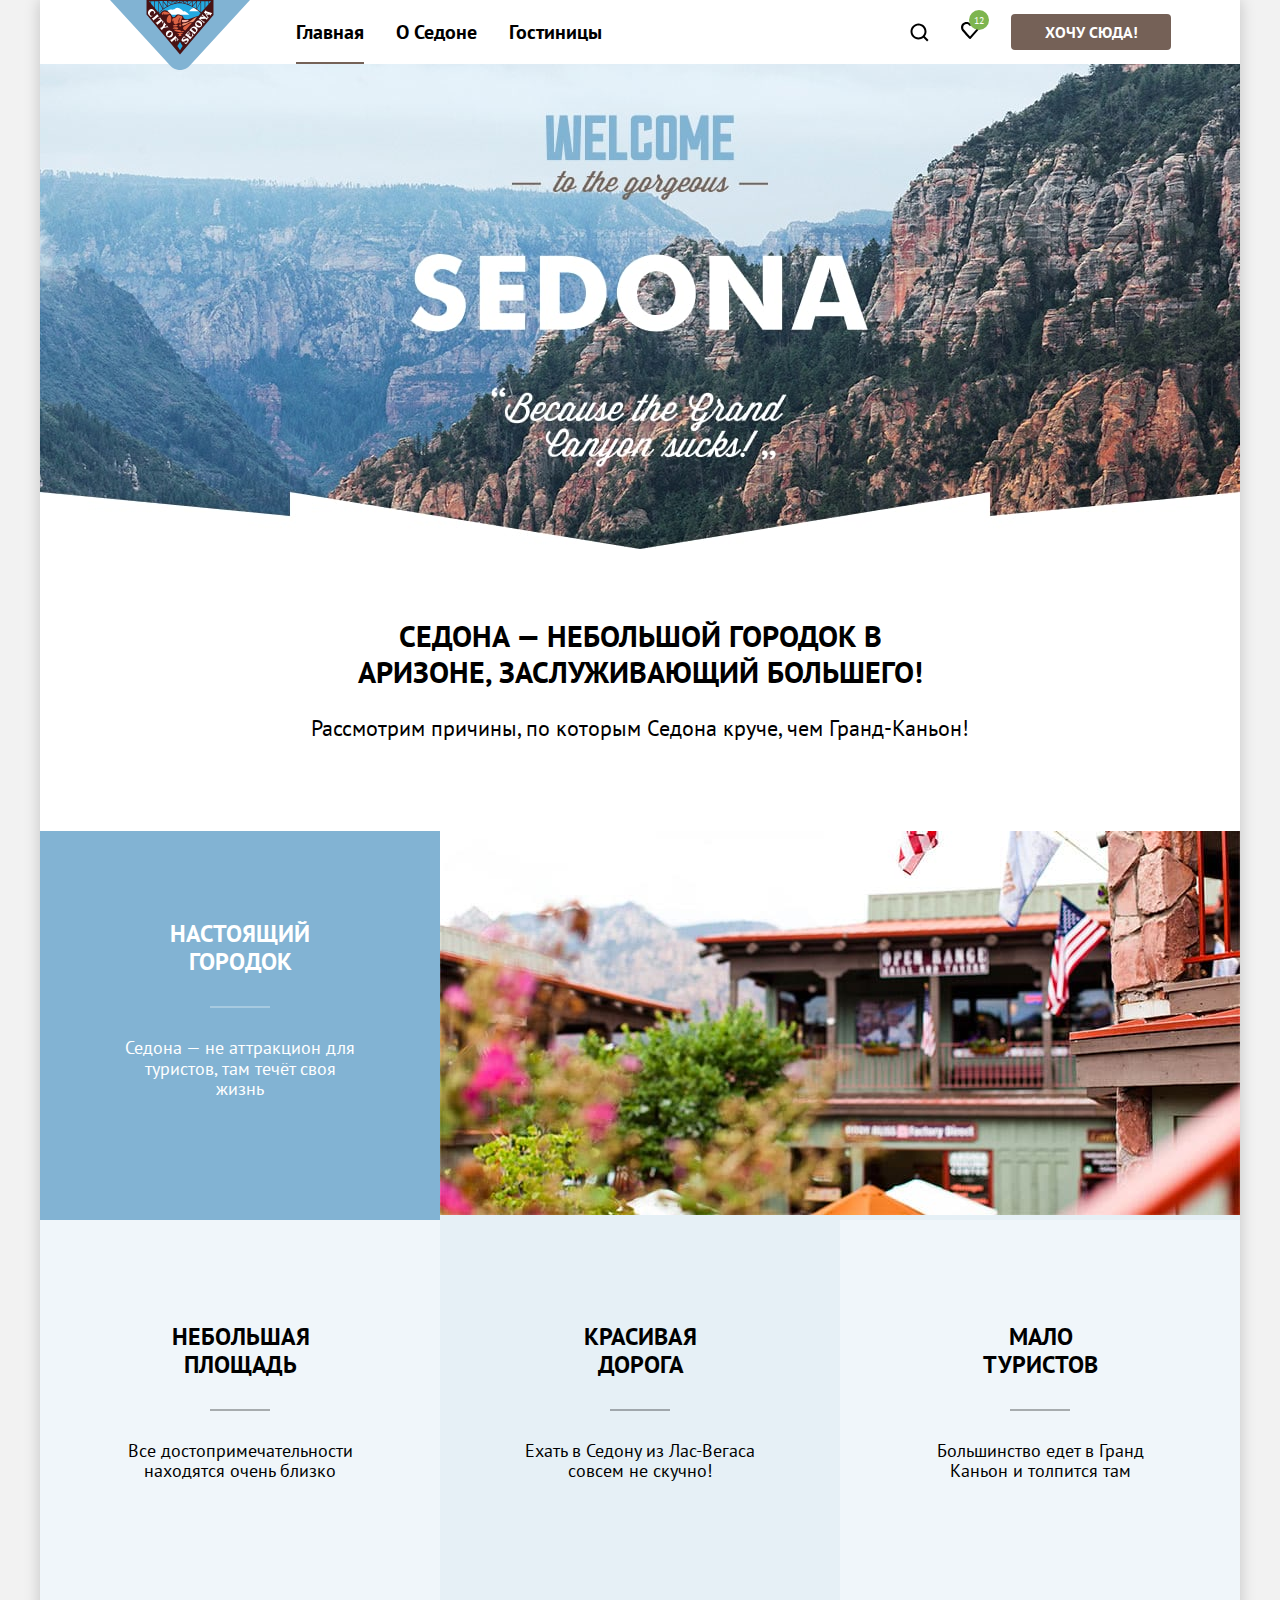
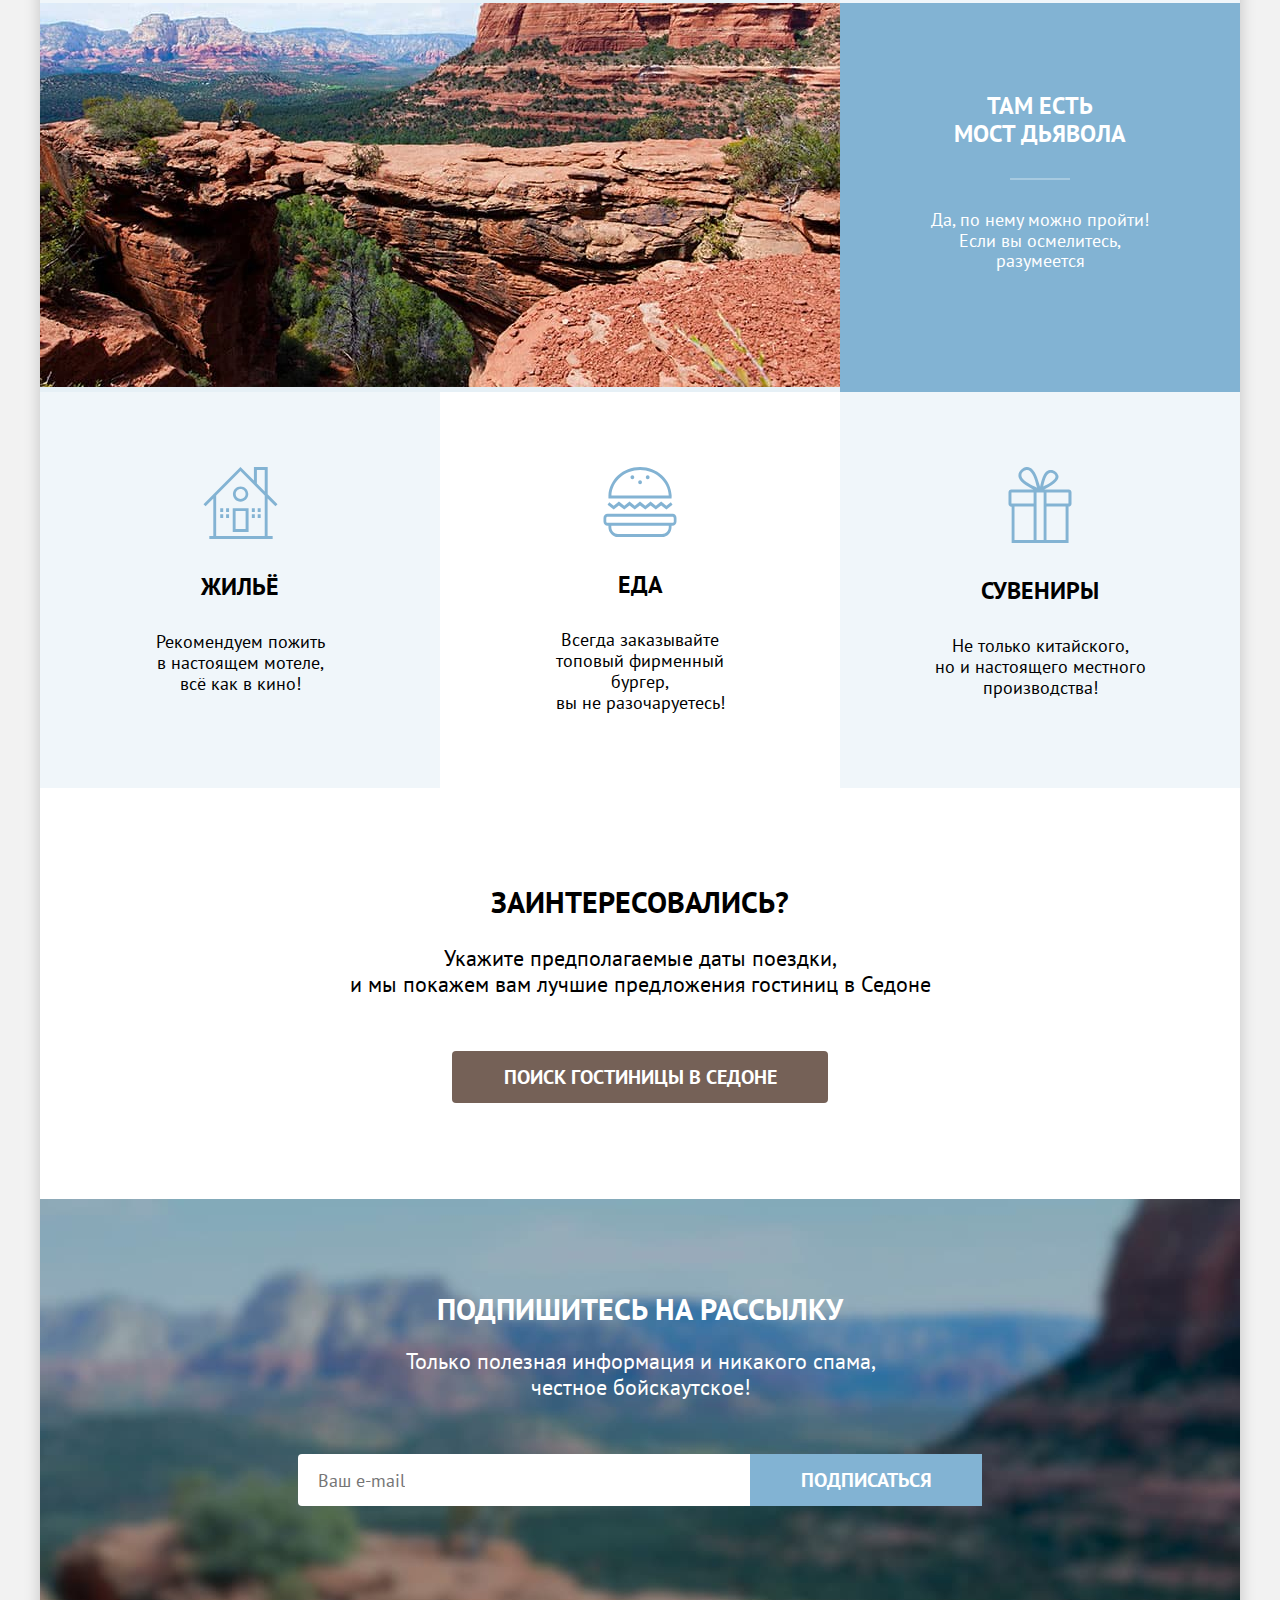
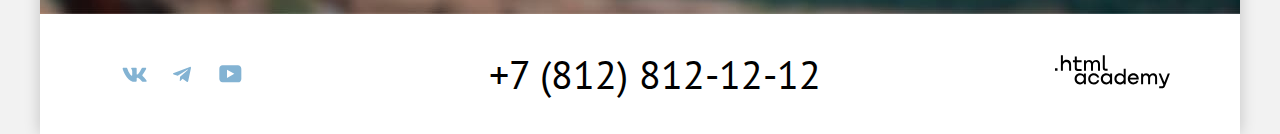
<file: 7/index.html>
<!DOCTYPE html>
<html lang="ru">
  <head>
    <meta charset="utf-8" />
    <title>HTML Academy: Седона</title>
    <link rel="stylesheet" href="styles/normalize.css" />
    <link rel="stylesheet" href="styles/style.css" />
    <base href="https://htmlacademy-htmlcss.github.io/2180175-sedona-35/7/">
</head>

  <body>
    <div class="page-fon">
      <div class="page-container">
        <header class="page-header" data-test="header">
          <a href="#" class="logo-position">
            <img
              src="images/logo.svg"
              alt="Логотип"
              class="logo"
              width="140"
              height="70"
            />
          </a>
          <nav class="navigation">
            <ul class="navigation-list">
              <li class="navigation-item">
                <a href="index.html" class="navigation-link active">Главная</a>
              </li>
              <li class="navigation-item">
                <a href="#" class="navigation-link">О Седоне</a>
              </li>
              <li class="navigation-item">
                <a href="catalog.html" class="navigation-link">Гостиницы</a>
              </li>
            </ul>

            <ul class="navigation-list right">
              <li class="navigation-item">
                <a class="navigation-link" href="#">
                  <svg
                    width="20"
                    height="20"
                    fill="none"
                    xmlns="http://www.w3.org/2000/svg"
                  >
                    <path
                      d="m19.5 18.008-3.7-3.68c1-1.292 1.7-2.983 1.7-4.872 0-4.376-3.6-7.956-8-7.956s-8 3.68-8 8.055c0 4.376 3.6 7.956 8 7.956 1.8 0 3.5-.597 4.9-1.69l3.7 3.679 1.4-1.492Zm-10-2.486c-3.3 0-6-2.685-6-5.967 0-3.282 2.7-5.967 6-5.967s6 2.685 6 5.967c0 3.282-2.7 5.967-6 5.967Z"
                      fill="#000"
                    />
                  </svg>
                  <span class="visually-hidden"> Поиск </span>
                </a>
              </li>
              <li class="navigation-item">
                <a class="navigation-link" href="#">
                  <span class="likes-calc">
                    <svg
                      width="18"
                      height="17"
                      fill="none"
                      xmlns="http://www.w3.org/2000/svg"
                    >
                      <path
                        d="M8.9 17c-.3 0-.6-.1-.8-.4-5.4-6.1-6.7-7.5-7-7.9C.4 7.8 0 6.6 0 5.4 0 2.4 2.4 0 5.5 0 6.8 0 8 .5 9 1.3 10 .5 11.3 0 12.5 0c3 0 5.5 2.4 5.5 5.4 0 1.3-.5 2.5-1.3 3.4l-7 7.9c-.2.2-.4.3-.8.3Zm-6-9.5c.3.4 3.5 4 6.1 6.9l6.2-7c.5-.5.7-1.2.7-2 0-1.8-1.5-3.3-3.3-3.3-1 0-2 .5-2.7 1.3-.3.3-.6.4-.9.4-.3 0-.6-.2-.8-.4-.7-.8-1.7-1.3-2.7-1.3-1.8 0-3.3 1.5-3.3 3.3-.1.9.3 1.6.7 2.1-.1 0-.1 0 0 0Z"
                        fill="#000"
                      />
                    </svg>
                    <span class="likes">12</span>
                  </span>
                  <span class="visually-hidden"> Избранное </span>
                </a>
              </li>
              <li class="navigation-item">
                <button class="navigation-button" type="button" href="#">
                  Хочу сюда!
                </button>
              </li>
            </ul>
          </nav>
        </header>

        <main class="page-main" data-test="main">
          <h1 class="visually-hidden">
            Добро пожаловать в великолепную Седону
          </h1>
          <div class="presentation-image"></div>

          <div class="block-main-text">
            <p class="main-text">
              Седона — небольшой городок в Аризоне, заслуживающий большего!
            </p>
          </div>

          <div class="under-block-main-text">
            <p class="under-main-text">
              Рассмотрим причины, по которым Седона круче, чем Гранд-Каньон!
            </p>
          </div>

          <section>
            <h2 class="visually-hidden">Преимущества</h2>
            <ul class="advantages">
              <li class="advantages-item full">
                <div class="block">
                  <h3 class="advantages-item-title-nav">Настоящий городок</h3>
                  <hr />
                  <p class="advantages-item-description">
                    Седона — не аттракцион для туристов, там течёт своя жизнь
                  </p>
                </div>
                <div class="advantages-item-image">
                  <img src="/images/city.jpg" alt="" />
                </div>
              </li>

              <li class="advantages-item">
                <div class="block">
                  <h3 class="advantages-item-title">Небольшая площадь</h3>
                  <hr />
                  <p class="advantages-item-description">
                    Все достопримечательности находятся очень близко
                  </p>
                </div>
              </li>

              <li class="advantages-item">
                <div class="block">
                  <h3 class="advantages-item-title">Красивая дорога</h3>
                  <hr />
                  <p class="advantages-item-description">
                    Ехать в Седону из Лас-Вегаса совсем не скучно!
                  </p>
                </div>
              </li>

              <li class="advantages-item">
                <div class="block">
                  <h3 class="advantages-item-title">Мало туристов</h3>
                  <hr />
                  <p class="advantages-item-description">
                    Большинство едет в Гранд Каньон и толпится там
                  </p>
                </div>
              </li>
              <li class="advantages-item full under">
                <div class="block">
                  <h3 class="advantages-item-title-nav">
                    Там есть<br />
                    мост дьявола
                  </h3>
                  <hr />
                  <p class="advantages-item-description">
                    Да, по нему можно пройти! Если вы осмелитесь, разумеется
                  </p>
                </div>
                <div class="advantages-item-under-image">
                  <img src="/images/mountains.jpg" alt="" />
                </div>
              </li>
            </ul>
          </section>

          <section class="services">
            <h2 class="visually-hidden">Сервисы</h2>
            <ul class="services-list">
              <li class="services-item">
                <div class="servic">
                  <img
                    src="images/house.svg"
                    alt="Дом"
                    class="photo-services"
                    width="75"
                    height="72"
                  />
                  <h3 class="services-title">Жильё</h3>
                  <p class="services-text">
                    Рекомендуем пожить<br />
                    в настоящем мотеле,<br />
                    всё как в кино!
                  </p>
                </div>
              </li>

              <li class="services-item">
                <div class="servic">
                  <img
                    src="images/food.svg"
                    alt="Еда"
                    class="photo-services"
                    width="74"
                    height="70"
                  />
                  <h3 class="services-title">Еда</h3>
                  <p class="services-text">
                    Всегда заказывайте<br />
                    топовый фирменный бургер,<br />
                    вы не разочаруетесь!
                  </p>
                </div>
              </li>

              <li class="services-item">
                <div class="servic">
                  <img
                    src="images/surprise.svg"
                    alt="Сувениры"
                    class="photo-services"
                    width="64"
                    height="76"
                  />
                  <h3 class="services-title">Сувениры</h3>
                  <p class="services-text">
                    Не только китайского,<br />
                    но и настоящего местного производства!
                  </p>
                </div>
              </li>
            </ul>
          </section>

          <section class="search" data-test="search">
            <div class="search-margin">
              <div class="search-block">
                <h2 class="search-title">Заинтересовались?</h2>
                <div class="search-text-block-under">
                  <p class="search-text">
                    Укажите предполагаемые даты поездки,<br />
                    и мы покажем вам лучшие предложения гостиниц в Седоне
                  </p>
                </div>
                <button class="search-button" type="button">
                  Поиск Гостиницы В Седоне
                </button>
              </div>
            </div>
          </section>
        </main>

        <footer class="page-footer" data-test="footer">
          <section class="subscribe" data-test="subscribe">
            <div class="subscribe-block">
              <div class="background-subscribe-image"></div>
              <h2 class="subscribe-title">Подпишитесь на рассылку</h2>
              <p class="subscribe-text">
                Только полезная информация и никакого спама, честное
                бойскаутское!
              </p>
              <form action="https://echo.htmlacademy.ru/" class="email-form">
                <input
                  type="email"
                  placeholder="Ваш e-mail"
                  name="email"
                  class="email-input"
                />
                <button class="subscribe-button" type="submit">
                  Подписаться
                </button>
              </form>
            </div>
          </section>
          <div class="footer-contacts">
            <section class="footer-social">
              <h2 class="visually-hidden">Соц сети</h2>
              <ul class="footer-social-list">
                <li class="footer-social-item">
                  <a
                    class="social-link social-link-vk"
                    href="https://vk.com/htmlacademy"
                  >
                    <svg
                      width="25"
                      height="15"
                      fill="none"
                      xmlns="http://www.w3.org/2000/svg"
                    >
                      <path
                        fill-rule="evenodd"
                        clip-rule="evenodd"
                        d="M24.116 1.804c.166-.546 0-.948-.795-.948h-2.625c-.668 0-.976.347-1.143.73 0 0-1.335 3.196-3.226 5.272-.612.602-.89.793-1.224.793-.167 0-.418-.19-.418-.738V1.804c0-.656-.184-.948-.74-.948H9.817c-.417 0-.668.304-.668.593 0 .621.946.765 1.043 2.513V7.76c0 .833-.153.984-.487.984-.89 0-3.055-3.21-4.34-6.885-.249-.715-.5-1.003-1.172-1.003H1.566c-.75 0-.9.347-.9.73 0 .682.89 4.07 4.145 8.551 2.17 3.06 5.225 4.72 8.008 4.72 1.67 0 1.875-.369 1.875-1.004V11.54c0-.737.158-.884.687-.884.39 0 1.057.192 2.615 1.667 1.78 1.75 2.073 2.533 3.075 2.533h2.625c.75 0 1.126-.368.91-1.096-.238-.724-1.088-1.775-2.215-3.022-.612-.71-1.53-1.475-1.809-1.858-.389-.49-.278-.71 0-1.147 0 0 3.2-4.426 3.533-5.929h.001Z"
                        fill="#83B3D3"
                      />
                    </svg>
                    <span class="visually-hidden">Это мы в Вконтакте</span>
                  </a>
                </li>
                <li class="footer-social-item">
                  <a
                    class="social-link social-link-tg"
                    href="https://t.me/htmlacademy"
                  >
                    <svg
                      width="18"
                      height="16"
                      fill="none"
                      xmlns="http://www.w3.org/2000/svg"
                    >
                      <path
                        d="M16.785.956.84 7.104C-.248 7.541-.24 8.148.64 8.42l4.094 1.277 9.472-5.976c.448-.272.857-.126.52.173l-7.673 6.925H7.05l.002.001-.283 4.22c.414 0 .597-.19.829-.414l1.988-1.934 4.136 3.055c.762.42 1.31.205 1.5-.706l2.715-12.795c.278-1.114-.425-1.618-1.153-1.29Z"
                        fill="#83B3D3"
                      />
                    </svg>
                    <span class="visually-hidden">Это мы в Телеграмм</span>
                  </a>
                </li>
                <li class="footer-social-item">
                  <a
                    class="social-link social-link-yt"
                    href="https://www.youtube.com/user/htmlacademyru"
                  >
                    <svg
                      width="23"
                      height="18"
                      fill="none"
                      xmlns="http://www.w3.org/2000/svg"
                    >
                      <path
                        d="M18.94.356H3.507C1.647.356.333 1.95.333 3.756V13.85c0 1.913 1.314 3.506 3.174 3.506H19.16c1.642 0 3.174-1.593 3.174-3.4v-10.2c-.219-1.806-1.532-3.4-3.393-3.4ZM7.995 12.894V4.819l7.333 4.037-7.333 4.038Z"
                        fill="#83B3D3"
                      />
                    </svg>
                    <span class="visually-hidden">Это мы в Ютуб</span>
                  </a>
                </li>
              </ul>
            </section>
            <div class="footer-social-item-tel">
              <a class="tel-footer" href="tel:78128121212"
                >+7 (812) 812-12-12</a
              >
            </div>

            <div class="footer-social-item-logo">
              <a href="https://htmlacademy.ru/" class="footer-focus-link">
                <svg
                  width="115"
                  height="34"
                  fill="none"
                  xmlns="http://www.w3.org/2000/svg"
                >
                  <path
                    d="M0 13.256v2.6h2.5v-2.6H0ZM11.6 4.856c-1.6 0-2.8.7-3.6 1.7h-.1v-6.2h-2v15.5h2v-5.3c0-2.1 1.3-3.6 3.3-3.6 1.8 0 2.9 1.4 2.9 3.2v5.7h2v-6.1c.1-3-1.8-4.9-4.5-4.9ZM26.6 5.156h-4.8v-3.7h-2v3.8h-1.9v2h1.9v6c0 1.7 1 2.7 2.7 2.7h4.1v-2h-3.7c-.7 0-1.1-.4-1.1-1.1v-5.7h4.8v-2ZM41.1 4.956c-1.6 0-2.9.8-3.5 2.1h-.1c-.6-1.2-1.8-2.1-3.4-2.1-1.4 0-2.5.8-3.1 1.8h-.1v-1.6H29v10.6h2v-5.4c0-2 1-3.5 2.6-3.5 1.5 0 2.4 1 2.4 2.6v6.3h2v-5.6c0-2.4 1.4-3.3 2.6-3.3 1.5 0 2.4 1 2.4 2.6v6.3h2v-6.5c.1-2.5-1.4-4.3-3.9-4.3ZM47.8 13.056c0 1.7 1 2.7 2.8 2.7h2v-2h-1.7c-.7 0-1.1-.4-1.1-1.1V.356h-2v12.7ZM28.9 20.056c-.9-1.1-2.2-1.8-3.9-1.8-3.1 0-5.4 2.3-5.4 5.6s2.3 5.6 5.4 5.6c1.8 0 3-.8 3.8-1.9h.1v1.6h2v-10.6h-2v1.5Zm-3.6 7.4c-2.2 0-3.6-1.6-3.6-3.6s1.4-3.6 3.6-3.6 3.6 1.6 3.6 3.6c0 1.9-1.4 3.6-3.6 3.6ZM44.2 22.356c-.5-2.4-2.6-4.1-5.4-4.1-3.4 0-5.6 2.5-5.6 5.6 0 3.1 2.2 5.6 5.6 5.6 2.8 0 4.9-1.8 5.4-4.2h-2.1c-.4 1.3-1.7 2.3-3.3 2.3-2.2 0-3.6-1.6-3.6-3.6s1.4-3.6 3.6-3.6c1.6 0 2.8 1 3.3 2.2h2.1v-.2ZM55.1 20.056c-.9-1.1-2.2-1.8-3.9-1.8-3.1 0-5.4 2.3-5.4 5.6s2.3 5.6 5.4 5.6c1.8 0 3-.8 3.8-1.9h.1v1.6h2v-10.6h-2v1.5Zm-3.6 7.4c-2.2 0-3.6-1.6-3.6-3.6s1.4-3.6 3.6-3.6 3.6 1.6 3.6 3.6c0 1.9-1.5 3.6-3.6 3.6ZM68.7 20.156c-.9-1.1-2.2-1.9-3.9-1.9-3.1 0-5.4 2.3-5.4 5.6s2.2 5.6 5.4 5.6c1.7 0 3-.8 3.8-1.8h.1v1.5h2v-15.4h-2v6.4Zm-3.6 7.3c-2.2 0-3.6-1.6-3.6-3.6s1.4-3.6 3.6-3.6 3.6 1.6 3.6 3.6c-.1 2-1.5 3.6-3.6 3.6ZM78.3 18.256c-3.3 0-5.5 2.5-5.5 5.6 0 3 2.1 5.6 5.5 5.6 2.5 0 4.5-1.3 5.2-3.6h-2.1c-.5 1-1.6 1.6-3 1.6-1.9 0-3.3-1.3-3.4-2.9h8.8c.2-3.6-2-6.3-5.5-6.3Zm0 1.9c1.7 0 3 1 3.3 2.6h-6.5c.3-1.5 1.5-2.6 3.2-2.6ZM98.2 18.256c-1.6 0-2.9.8-3.6 2h-.1c-.6-1.2-1.8-2-3.4-2-1.4 0-2.5.7-3.1 1.8v-1.5h-1.9v10.6h2v-5.4c0-2 1-3.4 2.6-3.5 1.5 0 2.4 1 2.4 2.6v6.3h2v-5.6c0-2.4 1.4-3.3 2.6-3.3 1.5 0 2.4 1 2.4 2.6v6.3h2v-6.5c.1-2.6-1.4-4.4-3.9-4.4ZM109.4 27.356l-3.6-8.9h-2.2l4.8 11.6c-.3.9-.7 1.2-1.7 1.2h-2.5v2h2.5c1.8 0 2.8-.8 3.5-2.6l4.7-12.2h-2.1l-3.4 8.9Z"
                    fill="#000"
                  />
                </svg>
              </a>
            </div>
          </div>
        </footer>
      </div>
      <div class="form-wrapper">
        <form action="https://echo.htmlacademy.ru/" class="hotel-form">
          <div class="top-panel">
            <p class="wrapper-text">Поиск гостиницы в Седоне</p>
            <button type="button" class="cross-button">
              <svg
                width="15"
                height="15"
                viewBox="0 0 15 15"
                fill="none"
                xmlns="http://www.w3.org/2000/svg"
              >
                <path
                  d="M14.4905 1.78288L13.1982 0.49057L7.49048 6.19826L1.78279 0.49057L0.490479 1.78288L6.19817 7.49057L0.490479 13.1983L1.78279 14.4906L7.49048 8.78288L13.1982 14.4906L14.4905 13.1983L8.78279 7.49057L14.4905 1.78288Z"
                  fill="black"
                />
              </svg>
            </button>
          </div>

          <div class="middle-panel">
            <label for="arrival-date" class="second-text">Дата Заезда:</label>
            <input
              type="text"
              value="27 апреля 2020"
              class="input-date"
              name="date-arrival"
              placeholder="Укажите дату"
              id="arrival-date"
            />
            <button class="button-calendar" type="button"></button>
            <p class="middle-calendar">Мы не можем отправить вас в прошлое.</p>
          </div>
          <div class="middle-panel second">
            <label for="date-of-departure" class="third-text"
              >Дата Выезда:</label
            >
            <input
              type="text"
              value="1 сентября 2023"
              class="input-date-second"
              name="date-departure"
              placeholder="Укажите дату"
              id="date-of-departure"
            />
            <button class="button-calendar" type="button"></button>
            <p class="middle-calendar-color">
              На эти даты есть свободные номера. Пока есть.
            </p>
          </div>
          <div class="text-counter">
            <label for="adults" class="counter-margin">Взрослые:</label>
            <div class="counter">
              <button type="button" class="counter-button counter-minus">
                <svg
                  width="14"
                  height="2"
                  viewBox="0 0 14 2"
                  fill="none"
                  xmlns="http://www.w3.org/2000/svg"
                >
                  <path d="M0 0L0 2L14 2V0L0 0Z" fill="#756157" />
                </svg>
              </button>
              <input
                class="counter-input"
                type="text"
                value="2"
                name="adults"
                id="adults"
              />
              <button type="button" class="counter-button counter-plus">
                <svg
                  width="14"
                  height="14"
                  viewBox="0 0 14 14"
                  fill="none"
                  xmlns="http://www.w3.org/2000/svg"
                >
                  <path d="M14 6H8V0H6V6H0V8H6V14H8V8H14V6Z" fill="#756157" />
                </svg>
              </button>
            </div>
            <div class="text-second">
              <label for="kids" class="kids">Дети:</label>
            </div>
            <span class="tooltip">
              <button class="tooltip-toggle" type="button">
                <svg
                  width="26"
                  height="26"
                  viewBox="0 0 26 26"
                  fill="none"
                  xmlns="http://www.w3.org/2000/svg"
                  class="tooltip-icon"
                >
                  <circle cx="13" cy="13" r="13" fill="#83B3D3" />
                  <path
                    fill-rule="evenodd"
                    clip-rule="evenodd"
                    d="M12 7H14V9H12V7ZM14 19H12V10H14V19Z"
                    fill="white"
                  />
                </svg>
              </button>
              <div class="tooltip-text">
                Укажите количество детей, которые будут с вами, возраст которых
                от 6 до 18 лет. Дети<br />
                до 6 лет размещаются бесплатно.
                <span class="square"></span>
              </div>
            </span>

            <div class="counter-second">
              <button type="button" class="counter-button counter-minus">
                <svg
                  width="14"
                  height="2"
                  viewBox="0 0 14 2"
                  fill="none"
                  xmlns="http://www.w3.org/2000/svg"
                >
                  <path d="M0 0L0 2L14 2V0L0 0Z" fill="#756157" />
                </svg>
              </button>

              <input
                class="counter-input"
                type="text"
                value="2"
                name="childs"
                id="kids"
              />
              <button type="button" class="counter-button counter-plus">
                <svg
                  width="14"
                  height="14"
                  viewBox="0 0 14 14"
                  fill="none"
                  xmlns="http://www.w3.org/2000/svg"
                >
                  <path d="M14 6H8V0H6V6H0V8H6V14H8V8H14V6Z" fill="#756157" />
                </svg>
              </button>
            </div>
          </div>
          <button class="under-button" type="submit">
            <span class="under-button-text">Найти</span>
          </button>
        </form>
      </div>
    </div>
  </body>
</html>
</file>
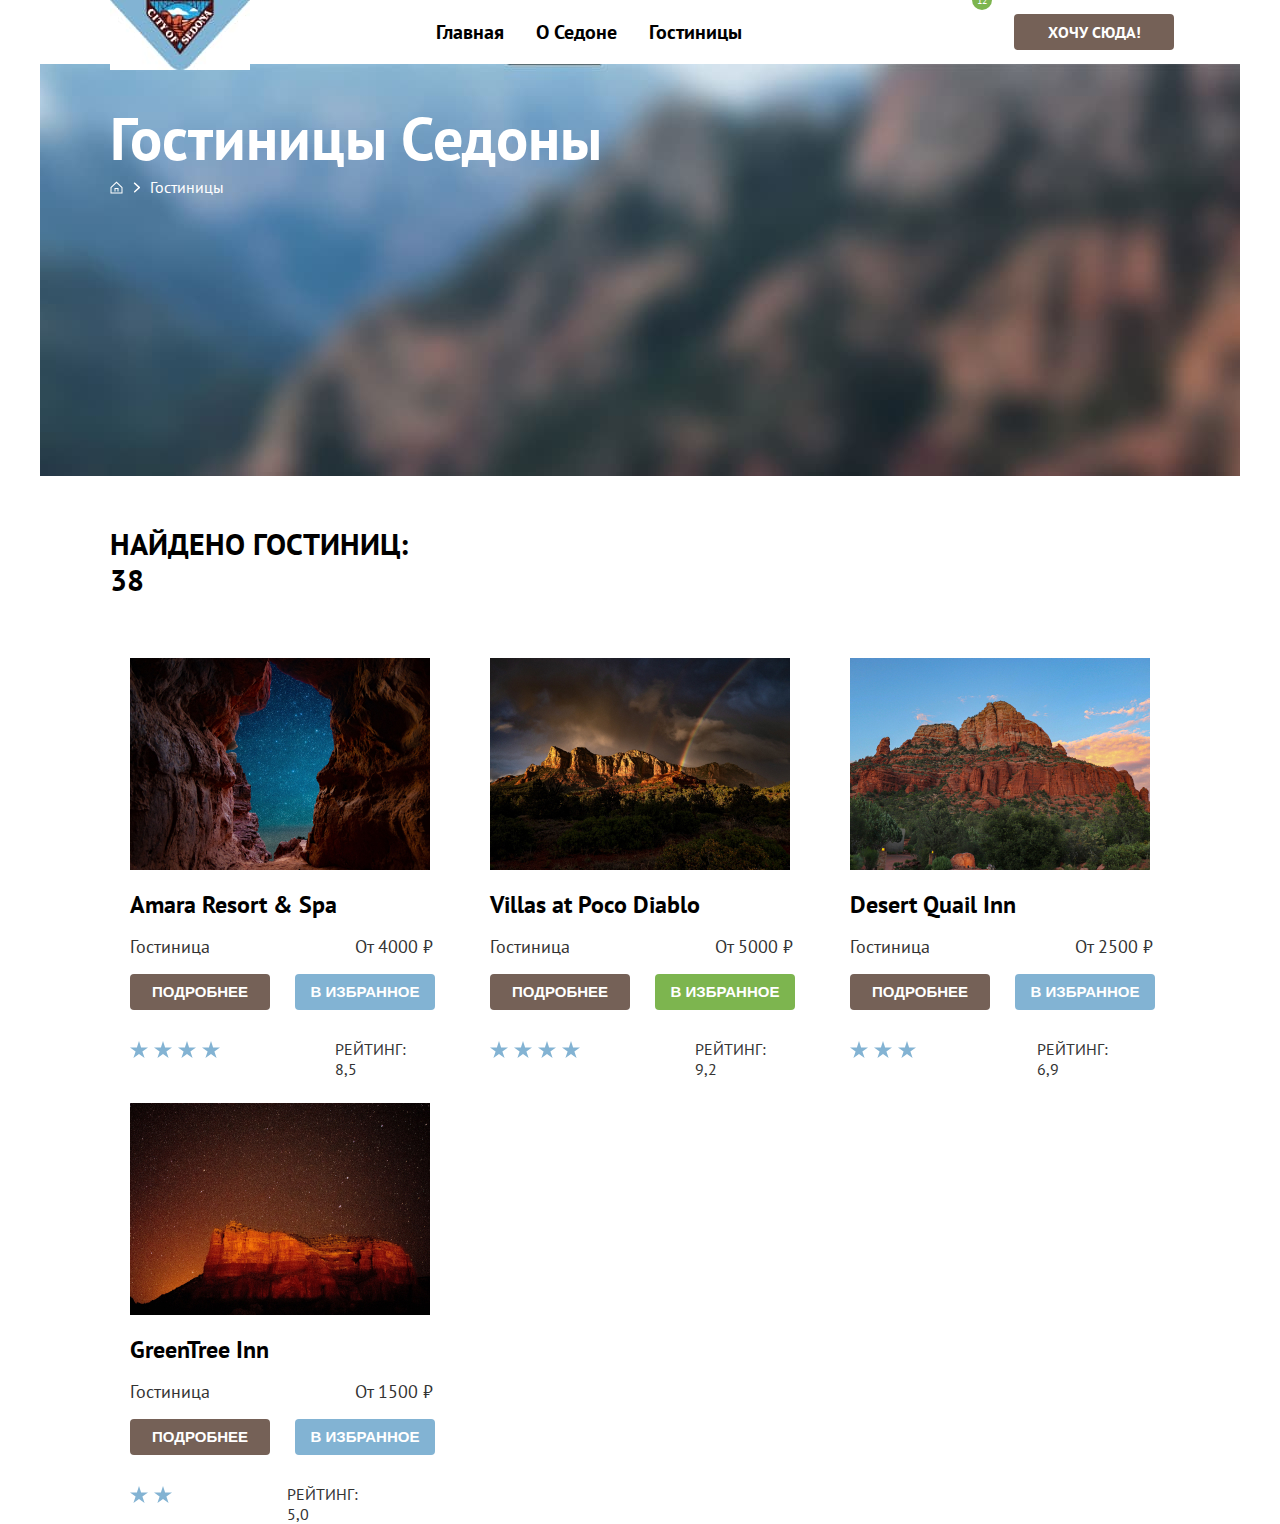
<file: 6/catalog.html>
<!DOCTYPE html>
<html lang="en">
<head>
  <meta charset="UTF-8">
  <meta http-equiv="X-UA-Compatible" content="IE=edge">
  <meta name="viewport" content="width=device-width, initial-scale=1.0">
  <link rel="stylesheet" href="styles/style.css" />
  <title>Страница каталога</title>
  <base href="https://htmlacademy-htmlcss.github.io/2180175-sedona-35/6/">
</head>
<body>
<div class="page-container">
  <header class="page-header" data-test="header">
    <img src="images/logo.jpg" alt="Логотип" class="logo" width="140" height="70" />
    <nav class="navigation">
      <ul class="navigation-list">
        <li class="navigation-item">
          <a href="#" class="navigation-link">Главная</a>
        </li>
        <li class="navigation-item">
          <a href="#" class="navigation-link">О Седоне</a>
        </li>
        <li class="navigation-item">
          <a href="catalog.html" class="navigation-link">Гостиницы</a>
        </li>
      </ul>

      <ul class="navigation-list right">
        <li class="navigation-item">
          <a class="navigation-link">
            <div class="search-img">

            </div>
            <span class="visually-hidden"> Поиск </span>
          </a>
        </li>
        <li class="navigation-item">
          <a class="navigation-link" href="#">
            <div class="hurt-img">

            </div>
            <span class="likes">12</span>
            <span class="visually-hidden"> Избранное </span>
          </a>
        </li>
        <li class="navigation-item">
          <button class="navigation-button" type="button">
            Хочу сюда!
          </button>
        </li>
      </ul>
    </nav>
  </header>
  <main class="main-catalog-page">
  <div class="hotel-page">
    <p class="main-text-catalog">Гостиницы Седоны</p>
 <section class="catalog-text">
  <div class="nav-catalog">
   <div class="home-vecor">

   </div>
   <div class="arrow-vector">

   </div>
   <p class="nav-catalog-text">Гостиницы</p>
  </div>
  </section>
  </div>

<div class="hotel-text">
  <ul class="hotel-block">
  <li class="hotel-part">
    <h3 class="hotel-main-text">Найдено гостиниц: 38</h3>
  </li>

<li>

</li>

<li>

</li>

  </ul>
</div>

<ul class="products">
  <li class="product">
    <img src="images/hotel-1.jpg" alt="Фото отеля" class="hotel-1">
    <h3 class="product-text">Amara Resort & Spa</h3>

    <span class="product-under-text-page">Гостиница</span>
    <span class="product-under-text">От 4000 ₽</span>

    <button class="hotel-left" type="button">подробнее</button>
    <button class="hotel-right" type="button">в избранное</button>
    <div class="hotel-list">
    <div class="hotel-star"></div>
    <div class="hotel-star-2"></div>
    <div class="hotel-star-3"></div>
    <div class="hotel-star-4"></div>
    <span class="hotel-rating">Рейтинг: 8,5</span>
   </div>

  </li>

  <li class="product">
    <img src="images/hotel-2.jpg" alt="Фото отеля" class="hotel-2">
    <h3 class="product-text">Villas at Poco Diablo</h3>

    <span class="product-under-text-page">Гостиница</span>
    <span class="product-under-text">От 5000 ₽</span>

    <button class="hotel-left" type="button">подробнее</button>
    <button class="hotel-right-green" type="button">в избранное</button>
    <div class="hotel-list">
      <div class="hotel-star"></div>
      <div class="hotel-star-2"></div>
      <div class="hotel-star-3"></div>
      <div class="hotel-star-4"></div>
      <span class="hotel-rating">Рейтинг: 9,2</span>
    </div>
  </li>

  <li class="product">
    <img src="images/hotel-3.jpg" alt="Фото отеля" class="hotel-3">
    <h3 class="product-text">Desert Quail Inn</h3>

    <span class="product-under-text-page">Гостиница</span>
    <span class="product-under-text">От 2500 ₽</span>

    <button class="hotel-left" type="button">подробнее</button>
    <button class="hotel-right" type="button">в избранное</button>
    <div class="hotel-list">
      <div class="hotel-star"></div>
      <div class="hotel-star-2"></div>
      <div class="hotel-star-3"></div>

      <span class="hotel-rating">Рейтинг: 6,9</span>
    </div>
  </li>

  <li class="product">
    <img src="images/hotel-4.jpg" alt="Фото отеля" class="hotel-4">
    <h3 class="product-text">GreenTree Inn</h3>

    <span class="product-under-text-page">Гостиница</span>
    <span class="product-under-text">От 1500 ₽</span>

    <button class="hotel-left" type="button">подробнее</button>
    <button class="hotel-right" type="button">в избранное</button>
    <div class="hotel-list">
      <div class="hotel-star"></div>
      <div class="hotel-star-2"></div>


      <span class="hotel-rating">Рейтинг: 5,0</span>
    </div>
  </li>
</ul>

  </main>
</div>
</body>
</html>
</file>
<file: styles/style.css>
@font-face {
  font-family: "PT Sans";
  font-style: normal;
  font-weight: 400;
  src: url("../fonts/ptsans-400.woff2") format("woff2");
  font-display: swap;
}

@font-face {
  font-family: "PT Sans";
  font-style: normal;
  font-weight: 700;
  src: url("../fonts/ptsans-700.woff2") format("woff2");
  font-display: swap;
}

*,
*::after,
*::before {
  box-sizing: border-box;
}

html {
  line-height: 1.15; /* 1 */
  -webkit-text-size-adjust: 100%; /* 2 */
}

body {
  margin: 0;
}

main {
  display: block;
}

button,
input,
optgroup,
select,
textarea {
  font-family: inherit; /* 1 */
  font-size: 100%; /* 1 */
  line-height: 1.15; /* 1 */
  margin: 0; /* 2 */
}

button,
input {
  /* 1 */
  overflow: visible;
}

button,
select {
  /* 1 */
  text-transform: none;
}

button,
[type="button"],
[type="reset"],
[type="submit"] {
  -webkit-appearance: button;
}

body {
  position: relative;
  font-weight: 400;
  margin: 0;
  min-height: 100%;
  font-family: "PT Sans", sans-serif;
  font-size: 18px;
  color: #333333;
  height: 100%;
  background-color: #f2f2f2;
}

.page-header {
  position: relative;
  background-color: white;
  color: #333333;
  display: flex;
  padding-left: 70px;
  padding-right: 53px;
}

.logo-position {
  position: absolute;
}

.navigation-link {
  position: relative;
  font-family: "PT Sans", sans-serif;
  line-height: 24px;
  font-size: 20px;
  color: #000000;
  text-transform: capitalize;
  text-decoration: none;
  font-weight: 700;
  display: flex;
  align-items: center;
  height: 100%;
}

.navigation-link.active {
  background-image: url("../images/Line\ 7.svg");
  background-repeat: no-repeat;
  background-position: 0 100%;
}

.navigation {
  display: flex;
  width: 1200px;
  margin: 0 auto;
  min-height: 64px;
}

.navigation-list {
  margin: 0;
  padding: 0;
  margin-left: 170px;
  display: flex;

  flex-wrap: wrap;
}

.navigation-item {
  display: flex;
  margin: 0 16px;
  align-items: center;
}

.navigation-list.right {
  margin-left: auto;
}

.likes-calc {
  position: relative;
}

.likes {
  display: flex;
  align-items: center;
  justify-content: center;
  position: absolute;
  font-weight: 400;
  font-size: 10px;
  line-height: 13px;
  color: #ffffff;
  background-color: rgba(125, 181, 79, 1);
  border-radius: 50%;
  height: 20px;
  width: 20px;
  right: -10px;
  top: -10px;
}

.navigation-button {
  font-family: "PT Sans", sans-serif;
  background-color: #756157;
  width: 160px;
  border: 1px #756157;
  border-radius: 4px;
  font-weight: 700;
  font-size: 16px;
  line-height: 20px;
  color: white;
  text-decoration: none;
  text-transform: uppercase;
  cursor: pointer;
  padding: 8px 34px;
}

.navigation-button:hover,
.navigation-button:focus {
  background-color: rgba(97, 80, 72, 1);
}

.navigation-button:active {
  background-color: rgba(117, 97, 87, 1);
  color: rgba(255, 255, 255, 0.3);
}

.navigation-button:disabled {
  background-color: rgba(229, 229, 229, 1);
  color: white;
}

.page-main {
  background-color: white;
  color: #000000;
  flex-grow: 1;
}

.title-under-text {
  font-family: "PT Sans", sans-serif;
  font-size: 18px;
  line-height: 21px;
}

.block-main-text {
  width: 620px;
  height: 72px;
  margin: 69px 290px 25px 290px;
}

.main-text {
  font-family: "PT Sans", sans-serif;
  font-size: 30px;
  line-height: 36px;
  font-weight: 700;
  text-align: center;
  text-transform: uppercase;
}

.under-block-main-text {
  margin-bottom: 90px;
}

.under-main-text {
  font-family: "PT Sans", sans-serif;
  font-size: 22px;
  line-height: 26px;
  text-align: center;
}

.advantages {
  display: flex;
  flex-wrap: wrap;
  padding: 0;
  margin: 0;
}

.advantages-description {
  font-family: "PT Sans", sans-serif;
  font-size: 18px;
  line-height: 21px;
}

.services-title {
  font-family: "PT Sans", sans-serif;
  font-size: 24px;
  line-height: 28px;
  text-transform: uppercase;
  margin: 30px 0 30px 0;
}

.services-text {
  font-family: "PT Sans", sans-serif;
  font-size: 18px;
  line-height: 21px;
}

.page-container {
  width: 1200px;
  min-width: 1200px;
  margin: 0 auto;
  box-shadow: 0 0 15px rgba(0, 0, 0, 0.2);
  background-color: white;
}

.advantages-item {
  flex: 1;
  background-color: rgba(131, 179, 211, 0.12);
  list-style: none;
}

.advantages-item:nth-child(2n + 1) {
  background-color: rgba(131, 179, 211, 0.2);
}

.advantages-item.full {
  display: flex;
  min-width: 100%;
  color: white;
}

.advantages-item-description {
  margin: 0;
}

.presentation-image {
  height: 485px;
  background-image: url("../images/background.jpg");
  background-color: #222;
}

.advantages-item-image {
  display: block;
  flex: 2;
  height: 100%;
  object-fit: cover;
  background-color: #222;
}

.block {
  padding: 93px 85px 121px 85px;
  text-align: center;
}

.advantages-item.full .block {
  background-color: #82b3d3;
  width: 400px;
  padding: 92px 85px 114px 82px;
}

.advantages-item hr {
  width: 60px;
  height: 2px;
  background-color: rgba(0, 0, 0, 0.3);
  border: none;
  margin-top: 30px;
  margin-bottom: 30px;
}

.advantages-item.full hr {
  background-color: rgba(255, 255, 255, 0.3);
}

.navigation-item hr {
  width: 66px;
  height: 2px;
  border: none;
  background-color: #756257;
  margin: 0;
}

.advantages-item-title {
  margin: 0;
  font-size: 24px;
  line-height: 28px;
  text-transform: uppercase;
  width: 175px;
  height: 56px;
  text-align: center;
  margin-left: 28px;
  padding: 0;
  margin-bottom: 30px;
  margin-top: 10px;
}

.advantages-item-title-nav {
  margin: 0;
  font-weight: 700;
  font-size: 24px;
  line-height: 28px;
  text-transform: uppercase;
}

.advantages-item.full.under {
  display: flex;
  flex-direction: row-reverse;
}

.services-list {
  display: flex;
  margin: 0;

  padding: 0;
}

.services {
  text-align: center;
  width: 1200px;
}

.services-item {
  flex: 1;
  list-style: none;
}

.photo-services {
}

.services-item:nth-child(2n + 1) {
  background: rgba(131, 179, 211, 0.12);
}

.servic {
  margin: 0 auto;
  align-items: center;
  flex-wrap: wrap;
  padding: 75px 85px;
}

.search {
  text-align: center;
}

.search-block {
  padding-bottom: 17px;
  margin-top: 79px;
}

.search-title {
  font-family: "PT Sans", sans-serif;
  font-size: 30px;
  line-height: 36px;
  text-transform: uppercase;
  margin-bottom: 18px;
}

.search-text {
  font-family: "PT Sans", sans-serif;
  font-size: 22px;
  line-height: 26px;
  margin: 0 auto;
  margin-bottom: 56px;
}

.search-text-block-under {
  width: 592px;
  text-align: center;
  margin-left: 304px;
}

.search-button {
  font-family: "PT Sans", sans-serif;
  text-transform: uppercase;
  width: 376px;
  min-height: 52px;
  background-color: #756157;
  color: white;
  font-weight: 700;
  font-size: 20px;
  line-height: 36px;
  border-radius: 4px;
  border: 1px #756157;
  cursor: pointer;
}

.search-button:hover,
.search-button:focus {
  background-color: rgba(97, 80, 72, 1);
}

.search-button:active {
  background-color: rgba(117, 97, 87, 1);
  color: rgba(255, 255, 255, 0.3);
}

.search-button:disabled {
  background-color: rgba(229, 229, 229, 1);
  color: white;
}

.subscribe {
  text-align: center;
  height: 415px;
  width: 1200px;
}

.subscribe-block {
  background-image: url("../images/background-image.jpg");
  width: 100%;
  height: 100%;
  color: white;
  padding: 93px 258px 104px 258px;
  margin-top: 79px;
  background-color: #222;
}

.subscribe-title {
  font-family: "PT Sans", sans-serif;
  font-size: 30px;
  line-height: 36px;
  text-transform: uppercase;
  font-weight: 700;
  margin: 0;
  margin-bottom: 21px;
}

.subscribe-text {
  font-family: "PT Sans", sans-serif;
  font-size: 22px;
  line-height: 26px;
  font-weight: 400;
  width: 475px;
  margin-left: 105px;
}

.poisk {
  background-image: url("../images/search.svg");
  background-size: 100% 100%;
  background-repeat: no-repeat;
}

.email-form {
  margin-top: 54px;
  display: flex;
}

.email-input {
  width: 452px;
  height: 52px;
  border: 1px white;
  border-radius: 4px 0 0 4px;
  font-family: "PT Sans", sans-serif;
  font-weight: 400;
  font-size: 18px;
  line-height: 24px;
  padding: 14px 345px 14px 20px;
}

.subscribe-button {
  font-family: "PT Sans", sans-serif;
  width: 232px;
  height: 52px;
  background-color: #82b3d3;
  color: white;
  font-weight: 700;
  font-size: 20px;
  line-height: 36px;
  border: 1px #82b3d3;
  margin-left: 0;
  text-transform: uppercase;
  cursor: pointer;
}

.subscribe-button:hover,
.subscribe-button:focus {
  background-color: rgba(104, 162, 202, 1);
}

.subscribe-button:active {
  background-color: rgba(130, 179, 211, 1);
  color: rgba(255, 255, 255, 0.3);
}

.subscribe-button:disabled {
  background-color: rgba(229, 229, 229, 1);
  color: white;
}

.footer-social-list {
  display: flex;
  padding: 0;
}

.footer-social-item {
  list-style: none;
}

.footer-contacts {
  min-height: 120px;
  padding-left: 70px;
  padding-right: 70px;
  display: flex;
  align-items: center;
  justify-content: space-between;
  flex-wrap: wrap;
  padding-top: 6px;
}

.visually-hidden {
  position: absolute;
  width: 1px;
  height: 1px;
  margin: -1px;
  padding: 0;
  border: 0;
  clip: rect(0 0 0 0);
  overflow: hidden;
}

.social-link {
  display: flex;
  background-repeat: no-repeat;
  justify-content: center;
  width: 48px;
  height: 46px;
  align-items: center;
}

.social-link:hover path,
.social-link:focus path {
  fill: #68a2ca;
}

.social-link:active path {
  fill: rgba(104, 162, 202, 0.3);
}

.tel-footer {
  color: black;
  text-decoration: none;
}

.tel-footer:hover,
.tel-footer:focus {
  color: #756157;
}

.tel-footer:active {
  color: rgba(117, 97, 87, 0.3);
}

.footer-focus-link:hover path,
.footer-focus-link:focus path {
  fill: #756157;
}

.footer-focus-link:active path {
  fill: rgba(117, 97, 87, 0.3);
}

.footer-social-item-tel {
  text-align: center;
  font-size: 40px;
  line-height: 40px;
  width: 720px;
}

.form-wrapper {
  position: absolute;
  height: 100%;
  width: 100%;
  background-color: rgba(242, 242, 242, 0.8);
  top: 0;
  left: 0;
  font-weight: 700;
  display: none;
}

.hotel-form {
  font-family: "PT Sans", sans-serif;
  width: 717px;
  height: 576px;
  margin-top: 396px;
  margin-left: auto;
  margin-right: auto;
  background-color: white;
  border-radius: 30px;
  box-shadow: 0 25px 50px rgba(0, 0, 0, 0.15);
  padding: 64px 70px 64px 70px;
  color: #000000;
}

.wrapper-text {
  font-size: 30px;
  line-height: 36px;
  text-transform: uppercase;
  margin: 0;
  margin-top: 3px;
}

.top-panel {
  display: flex;
  justify-content: space-between;
}

.cross-button {
  border: none;
  width: 52px;
  height: 52px;
  border-radius: 50%;
  margin-right: -16px;
  display: flex;
  align-items: center;
  justify-content: center;
  cursor: pointer;
  padding-top: 5px;
}

.cross-button:hover {
  background-color: #e6e6e6;
}

.cross-button:focus {
  background-color: #e6e6e6;
  border: 3px solid #83b3d3;
}

.cross-button:active {
  opacity: 0.3;
  border: none;
}

.middle-panel {
  position: relative;
  display: flex;
  align-items: center;
  margin-top: 50px;
  flex-wrap: wrap;
}

.middle-panel.second {
  margin-top: 6px;
}

.input-date {
  width: 440px;
  height: 48px;
  background-color: #f2f2f2;
  border: 0;
  font-weight: 700;
  font-size: 18px;
  padding-left: 20px;
  margin-left: 21px;
  border-radius: 4px;
}

.button-calendar {
  position: absolute;
  margin-left: -35px;
  border: 0;
  background-image: url("../images/calendar.svg");
  width: 60px;
  height: 48px;
  opacity: 0.3;
  background-size: 16px 15px;
  background-position: center;
  background-repeat: no-repeat;
  right: 0;
  top: 0;
  cursor: pointer;
}

.middle-calendar {
  font-weight: 400;
  font-size: 16px;
  line-height: 21px;
  color: #ff5757;
  margin-left: 155px;
  margin-top: 4px;
}

.middle-calendar-color {
  font-weight: 400;
  font-size: 16px;
  line-height: 21px;
  margin-left: 155px;
  margin-top: 4px;
}

.input-date-second {
  width: 440px;
  height: 48px;
  background-color: #f2f2f2;
  border: none;
  font-weight: 700;
  font-size: 18px;
  padding-left: 20px;
  margin-left: 16px;
  border-radius: 4px;
}

.text-counter {
  display: flex;
  margin-top: 8px;
  align-items: center;
}

.counter-margin {
  margin-right: 45px;
  font-weight: 700;
  font-size: 20px;
  line-height: 24px;
}

.counter {
  width: 110px;
  height: 48px;
  position: relative;
  display: flex;
  justify-content: center;
  background-color: #f2f2f2;
  border-radius: 4px;
  align-items: center;
}

.counter-button.counter-minus {
  cursor: pointer;
}

.counter-button.counter-plus {
  cursor: pointer;
}

.counter-input {
  height: 100%;
  width: 100%;
  border: none;
  text-align: center;
  background-color: transparent;
  font-weight: 700;
  font-size: 18px;
}

.counter-button {
  height: 100%;
  min-width: 40px;
  background-color: transparent;
  border: none;
  display: flex;
  align-items: center;
  justify-content: center;
  font-size: 30px;
  background-position: center;
  background-repeat: no-repeat;
}

.counter-button path {
  fill: rgba(117, 97, 87, 0.3);
}

.counter-button:hover path {
  fill: #000000;
}

.counter-second {
  width: 110px;
  height: 48px;
  position: relative;
  display: flex;
  justify-content: center;
  background-color: #f2f2f2;
  align-items: center;
  border-radius: 4px;
}

.text-second {
  margin-left: 88px;
}

.tooltip {
  position: relative;
}

.tooltip-toggle {
  border: none;
  background-color: transparent;
  padding: 0;
  margin: 0;
  display: block;
  margin-left: 13px;
  margin-right: 49px;
}

.tooltip-icon {
  width: 100%;
  height: 100%;
  color: #242424;
  display: block;
}

.tooltip-toggle:hover .tooltip-icon {
  color: #af7842;
}

.square {
  position: absolute;
  left: 50%;
  border: 9px solid transparent;
  border-bottom: 9px solid #333333;
  top: -18px;
  transform: translateX(-50%);
}

.tooltip-text {
  position: absolute;
  font-family: "PT Sans", sans-serif;
  background-color: #333333;
  color: white;
  font-weight: 400;
  font-size: 16px;
  line-height: 20px;
  text-transform: none;
  padding: 22px 20px;
  border-radius: 10px;
  box-shadow: 0 15px 30px rgba(0, 0, 0, 0.3);
  width: 256px;
  height: 143px;
  top: 40px;
  right: -62px;
  display: none;
}

.tooltip-toggle:hover + .tooltip-text,
.tooltip-toggle:focus + .tooltip-text {
  display: block;
}

.counter-second:hover + .square,
.counter-second:focus + .square {
  display: block;
}

.input-date:hover,
.input-date-second:hover {
  background-color: #e6e6e6;
}

.input-date:focus,
.input-date-second:focus {
  background-color: #e6e6e6;
  outline: 3px solid #83b3d3;
  border-radius: 4px;
}

.input-date:active,
.input-date-second:active {
  background-color: #f2f2f2;
  outline: 2px solid #000000;
}

.under-button {
  width: 577px;
  height: 60px;
  background-color: #83b3d3;
  border: none;
  border-radius: 10px;
  color: white;
  font-weight: 700;
  font-size: 20px;
  line-height: 24px;
  margin-top: 48px;
  cursor: pointer;
}

.under-button:hover,
.under-button:focus {
  background-color: #68a2ca;
}

.under-button:active .under-button-text {
  background-color: #68a2ca;
  opacity: 0.3;
}

.under-button-text {
  text-transform: uppercase;
}

.second-text {
  font-family: "PT Sans", sans-serif;
  font-weight: 700;
  font-size: 20px;
  line-height: 24px;
}

.third-text {
  font-weight: 700;
  font-size: 20px;
  line-height: 24px;
}

.kids {
  font-weight: 700;
  font-size: 20px;
  line-height: 24px;
}
</file>
<file: 5/styles/style.css>
@font-face {
  font-family: "PT Sans";
  font-style: normal;
  font-weight: 400;
  src: url("../fonts/ptsans-400.woff2") format("woff2");
  font-display: swap;
}

@font-face {
  font-family: "PT Sans";
  font-style: normal;
  font-weight: 700;
  src: url("../fonts/ptsans-700.woff2") format("woff2");
  font-display: swap;
}
*{
  box-sizing: border-box;
}
html {
  height: 100%;
}

body {
  margin: 0;
  display: flex;
  flex-direction: column;
  min-height: 100%;
  font-family: "PT Sans", sans-serif;
  font-size: 18px;
  line-height: 21px;
  color: #333333;
  background-color: white;
}

li {
  list-style-type: none;
}

.page-header {
  background-color: white;
  color: #333333;
  display: flex;
  padding-left: 70px;
  padding-right: 70px;
}

.navigation-link {
  font-family: "PT Sans", sans-serif;
  line-height: 24px;
  font-size: 20px;
  color: #000000;
  text-transform: capitalize;
  text-decoration: none;
  font-weight: 700;
  display: flex;
  align-items: center;
  height: 100%;
}

.navigation {
  display: flex;
  width: 1200px;
  margin: 0 auto;

}

.navigation-list {
  margin: 0;
  padding: 0;


  display: flex;

}

.navigation-item {
  margin: 0 16px;

}

.navigation-list.right {
  margin-left: auto;
}

.search-img{
  background-image: url("../images/search.svg");
  width: 20px;
  height: 20px;
}

.hurt-img{
  background-image: url("../images/hurt.svg");
  width: 18px;
  height: 17px;
}

.navigation-button{

  margin-top: 18px;
  background-color: #756157;
  width: 160px;
  height: 36px;
  border: 1px #756157;
  border-radius: 4px;
}

.navigation-link-button{
font-weight: 700;
font-size: 16px;
line-height: 20px;
color: white;
text-decoration: none;
}

.page-main {
  background-color: white;
  color: #000000;
  flex-grow: 1;
}

.title-text {
}

.title-under-text {
  font-family: "PT Sans", sans-serif;
  font-size: 18px;
  line-height: 21px;
}

.presentation-image {
  background-image: url(../images/background.jpg);
  background-size: 100% 100%;
}

.main-text {
  font-family: "PT Sans", sans-serif;
  font-size: 30px;
  line-height: 36px;
  font-weight: 700;
  text-align: center;
}

.under-main-text {
  font-family: "PT Sans", sans-serif;
  font-size: 22px;
  line-height: 26px;
  text-align: center;

}

.advantages {
  display: flex;
  flex-wrap: wrap;
  padding: 0;
  margin: 0;
}



.advantages-description {
  font-family: "PT Sans", sans-serif;
  font-size: 18px;
  line-height: 21px;
}







.services-title {
  font-family: "PT Sans", sans-serif;
  font-size: 24px;
  line-height: 28px;
  text-transform: uppercase;
}

.services-text {
  font-family: "PT Sans", sans-serif;
  font-size: 18px;
  line-height: 21px;
}



.page-container {
  width: 1200px;
  margin: 0 auto;
}

.advantages-item {
  flex: 1;

}

.advantages-item.full {
  background-color: #82B3D3;
  display: flex;
  min-width: 100%;
  color: white;

}



.presentation-image{
  height: 485px;
  background-image: url("../images/background.jpg");
}

.advantages-item-image{
  background-image: url("../images/city.jpg");
  flex: 2;
}

.advantages-item-under-image{
  background-image: url("../images/mountains.jpg");
  flex: 2;

}

.block{
  padding: 100px 85px;
  text-align: center;
}

.advantages-item.full .block{
  flex: 1;
}

.advantages-item hr{
  width: 60px;
  height: 2px;
  background: rgba(255, 255, 255, 0.3);
  border: none;
}

.advantages-item-title{
  font-size: 24px;
  line-height: 28px;
  text-transform: uppercase;
}

.advantages-item.full.under{
  display: flex;
  flex-direction: row-reverse;
}

.services-list{
  display: flex;
}

.services{
  text-align: center;
  width: 1200px;

}

.services-item{
flex: 1;



}

.servic{
  margin: 0 auto;
  align-items: center;
  flex-wrap: wrap;

  padding: 80px 80px 80px 60px;

}

.services-text{
  width: 230px;
  height: 42px;
}

.search {
text-align: center;
height: 406px;

}

.search-block{
padding-bottom: 20px;
margin-top: 96px;
}

.search-title {
  font-family: "PT Sans", sans-serif;
  font-size: 30px;
  line-height: 36px;
  text-transform: uppercase;

}

.search-text {
  font-family: "PT Sans", sans-serif;
  font-size: 22px;
  line-height: 26px;
  width: 592px;
  height: 52px;
  margin: 0 auto;
  margin-bottom: 54px;
}

.search-button{
font-family: "PT Sans", sans-serif;
text-transform: uppercase;
width: 376px;
height: 52px;
background-color: #756157;
color: white;
font-weight: 700;
font-size: 20px;
line-height: 36px;
border-radius: 4px;
border: 1px #756157;
}

.subscribe {
  text-align: center;
  height: 415px;
  width: 1200px;
}

.subscribe-block{
background-image: url("../images/background-image.jpg");
width: 100%;
height: 100%;
color: white;
padding: 96px 258px 104px 258px;
}

.subscribe-title {
  font-family: "PT Sans", sans-serif;
  font-size: 30px;
  line-height: 36px;
  text-transform: uppercase;
  font-weight: 700;
}

.subscribe-text {
  font-family: "PT Sans", sans-serif;
  font-size: 22px;
  line-height: 26px;
  font-weight: 400;
}



.poisk {
  background-image: url("../images/search.svg");
  background-size: 100% 100%;
  background-repeat: no-repeat;
}

.email-form{
margin-top: 54px;
display: flex;
}

.email-input{
  width: 452px;
  height: 52px;
  border: 1px white;
  border-radius: 4px 0 0 4px;
}

.subscribe-button{
  width: 232px;
  height: 52px;
  background-color: #82B3D3;
  color: white;
  font-weight: 700;
  font-size: 20px;
  line-height: 36px;
  border: 1px #82B3D3;
  margin-left: 0;
}


.page-footer {
width: 1200px;
height: 120px;
}

.footer-social{

}

.footer-social-list{
display: flex;

}

.footer-social-item{
margin-right: 30px;
}

.button-vk{
  background-image: url("../images/vk.svg");
  background-repeat: no-repeat;
  width: 48px;
  height: 40px;
}

.button-tg{
  background-image: url("../images/telegram.svg");
  background-repeat: no-repeat;
  width: 48px;
  height: 40px;
}

.button-yt{
  background-image: url("../images/youtube.svg");
  background-repeat: no-repeat;
  width: 48px;
  height: 40px;
}

.tel-footer{

}

.footer-social-item-tel{
  width: 720px;
  height: 50px;
  text-align: center;
  font-weight: 400;
  font-size: 40px;
  line-height: 40px;
}
</file>
<file: 6/styles/style.css>
@font-face {
  font-family: "PT Sans";
  font-style: normal;
  font-weight: 400;
  src: url("../fonts/ptsans-400.woff2") format("woff2");
  font-display: swap;
}

@font-face {
  font-family: "PT Sans";
  font-style: normal;
  font-weight: 700;
  src: url("../fonts/ptsans-700.woff2") format("woff2");
  font-display: swap;
}
* {
  box-sizing: border-box;
}

body {
  position: relative;
  font-weight: 400;
  margin: 0;
  min-height: 100%;
  font-family: "PT Sans", sans-serif;
  font-size: 18px;
  color: #333333;
  background-color: white;
  height: 100%;
  min-width: 1200px;
}

li {
  list-style-type: none;
}

.page-header {
  position: relative;
  background-color: white;
  color: #333333;
  display: flex;
  padding-left: 70px;
  padding-right: 50px;
  height: 64px;
}

.logo-position {
  position: absolute;
}

.navigation-link {
  position: relative;
  font-family: "PT Sans", sans-serif;
  line-height: 24px;
  font-size: 20px;
  color: #000000;
  text-transform: capitalize;
  text-decoration: none;
  font-weight: 700;
  display: flex;
  align-items: center;
  height: 100%;
}

.navigation-link.active {
  background-image: url("../images/Line\ 7.svg");
  background-repeat: no-repeat;
  background-position: 0 100%;
}

.navigation {
  display: flex;
  width: 1200px;
  margin: 0 auto;
}

.navigation-list {
  margin: 0;
  padding: 0;
  margin-left: 170px;
  display: flex;

  flex-wrap: wrap;
}

.navigation-item {
  display: flex;
  margin: 0 16px;
  align-items: center;
}

.navigation-list.right {
  margin-left: auto;
}

.likes-calc {
  position: relative;
}

.likes {
  display: flex;
  align-items: center;
  justify-content: center;
  position: absolute;
  font-weight: 400;
  font-size: 10px;
  line-height: 13px;
  color: #ffffff;
  background-color: rgba(125, 181, 79, 1);
  border-radius: 50%;
  height: 20px;
  width: 20px;
  right: -10px;
  top: -10px;
}

.navigation-button {
  font-family: "PT Sans", sans-serif;
  background-color: #756157;
  width: 160px;
  height: 36px;
  border: 1px #756157;
  border-radius: 4px;
  font-weight: 700;
  font-size: 16px;
  line-height: 20px;
  color: white;
  text-decoration: none;
  text-transform: uppercase;
  cursor: pointer;
}

.navigation-button:hover,
.navigation-button:focus {
  background-color: rgba(97, 80, 72, 1);
}

.navigation-button:active {
  background-color: rgba(117, 97, 87, 1);
  color: rgba(255, 255, 255, 0.3);
}

.navigation-button:disabled {
  background-color: rgba(229, 229, 229, 1);
  color: white;
}

.page-main {
  background-color: white;
  color: #000000;
  flex-grow: 1;
}

.title-under-text {
  font-family: "PT Sans", sans-serif;
  font-size: 18px;
  line-height: 21px;
}

.presentation-image {
  background-image: url(../images/background.jpg);
  background-size: 100% 100%;
}

.block-main-text {
  width: 620px;
  height: 72px;
  margin: 69px 290px 25px 290px;
}

.main-text {
  font-family: "PT Sans", sans-serif;
  font-size: 30px;
  line-height: 36px;
  font-weight: 700;
  text-align: center;
  text-transform: uppercase;
}

.under-block-main-text {
  margin-bottom: 90px;
}

.under-main-text {
  font-family: "PT Sans", sans-serif;
  font-size: 22px;
  line-height: 26px;
  text-align: center;
}

.advantages {
  display: flex;
  flex-wrap: wrap;
  padding: 0;
  margin: 0;
}

.advantages-description {
  font-family: "PT Sans", sans-serif;
  font-size: 18px;
  line-height: 21px;
}

.services-title {
  font-family: "PT Sans", sans-serif;
  font-size: 24px;
  line-height: 28px;
  text-transform: uppercase;
}

.services-text {
  font-family: "PT Sans", sans-serif;
  font-size: 18px;
  line-height: 21px;
}

.page-container {
  width: 1200px;
  margin: 0 auto;
}

.advantages-item {
  flex: 1;
}

.advantages-item.full {
  display: flex;
  min-width: 100%;
  color: white;
}

.presentation-image {
  height: 485px;
  background-image: url("../images/background.jpg");
}

.advantages-item-image {
  background-image: url("../images/city.jpg");
  flex: 2;
  background-repeat: no-repeat;
  background-size: cover;
}

.advantages-item-under-image {
  background-image: url("../images/mountains.jpg");
  flex: 2;
  background-repeat: no-repeat;
  background-size: cover;
}

.block {
  padding: 92px 85px 112px 85px;
  text-align: center;
}

.advantages-item.full .block {
  background-color: #82b3d3;
  width: 400px;
}

.advantages-item hr {
  width: 60px;
  height: 2px;
  background-color: rgba(0, 0, 0, 0.3);
  border: none;
  margin-top: 30px;
  margin-bottom: 30px;
}

.advantages-item.full hr {
  background-color: rgba(255, 255, 255, 0.3);
}

.navigation-item hr {
  width: 66px;
  height: 2px;
  border: none;
  background-color: #756257;
  margin: 0;
}

.advantages-item-title {
  margin: 0;
  font-size: 24px;
  line-height: 28px;
  text-transform: uppercase;
  width: 175px;
  height: 56px;
  text-align: center;
  margin-left: 28px;
  padding: 0;
  margin-bottom: 30px;
  margin-top: 10px;
}

.advantages-item-title-nav {
  margin: 0;
  font-weight: 700;
  font-size: 24px;
  line-height: 28px;
  text-transform: uppercase;
}

.advantages-item.full.under {
  display: flex;
  flex-direction: row-reverse;
}

.services-list {
  display: flex;
  margin: 0;

  padding: 0;
}

.services {
  text-align: center;
  width: 1200px;
}

.services-item {
  flex: 1;
}

.servic {
  margin: 0 auto;
  align-items: center;
  flex-wrap: wrap;
  padding: 75px 85px;
}

.search {
  text-align: center;
}

.search-block {
  padding-bottom: 20px;
  margin-top: 96px;
}

.search-title {
  font-family: "PT Sans", sans-serif;
  font-size: 30px;
  line-height: 36px;
  text-transform: uppercase;
}

.search-text {
  font-family: "PT Sans", sans-serif;
  font-size: 22px;
  line-height: 26px;

  margin: 0 auto;
  margin-bottom: 54px;
}

.search-text-block-under {
  width: 592px;
  text-align: center;
  margin-left: 304px;
}

.search-button {
  font-family: "PT Sans", sans-serif;
  text-transform: uppercase;
  width: 376px;
  height: 52px;
  background-color: #756157;
  color: white;
  font-weight: 700;
  font-size: 20px;
  line-height: 36px;
  border-radius: 4px;
  border: 1px #756157;
  cursor: pointer;
}

.search-button:hover,
.search-button:focus {
  background-color: rgba(97, 80, 72, 1);
}

.search-button:active {
  background-color: rgba(117, 97, 87, 1);
  color: rgba(255, 255, 255, 0.3);
}

.search-button:disabled {
  background-color: rgba(229, 229, 229, 1);
  color: white;
}

.subscribe {
  text-align: center;
  height: 415px;
  width: 1200px;
}

.subscribe-block {
  background-image: url("../images/background-image.jpg");
  width: 100%;
  height: 100%;
  color: white;
  padding: 96px 258px 104px 258px;
  margin-top: 82px;
}

.subscribe-title {
  font-family: "PT Sans", sans-serif;
  font-size: 30px;
  line-height: 36px;
  text-transform: uppercase;
  font-weight: 700;
  margin: 0;
  margin-bottom: 20px;
}

.subscribe-text {
  font-family: "PT Sans", sans-serif;
  font-size: 22px;
  line-height: 26px;
  font-weight: 400;
  width: 475px;
  margin-left: 105px;
}

.poisk {
  background-image: url("../images/search.svg");
  background-size: 100% 100%;
  background-repeat: no-repeat;
}

.email-form {
  margin-top: 54px;
  display: flex;
}

.email-input {
  width: 452px;
  height: 52px;
  border: 1px white;
  border-radius: 4px 0 0 4px;
  font-family: "PT Sans", sans-serif;
  font-weight: 400;
  font-size: 18px;
  line-height: 24px;
  padding: 14px 345px 14px 20px;
}

.subscribe-button {
  font-family: "PT Sans", sans-serif;
  width: 232px;
  height: 52px;
  background-color: #82b3d3;
  color: white;
  font-weight: 700;
  font-size: 20px;
  line-height: 36px;
  border: 1px #82b3d3;
  margin-left: 0;
  text-transform: uppercase;
  cursor: pointer;
}

.subscribe-button:hover,
.subscribe-button:focus {
  background-color: rgba(104, 162, 202, 1);
}

.subscribe-button:active {
  background-color: rgba(130, 179, 211, 1);
  color: rgba(255, 255, 255, 0.3);
}

.subscribe-button:disabled {
  background-color: rgba(229, 229, 229, 1);
  color: white;
}

.footer-social-list {
  display: flex;
  padding: 0;
}

.footer-contacts {
  height: 120px;
  padding-left: 70px;
  padding-right: 70px;
  display: flex;
  align-items: center;
  justify-content: space-between;
  flex-wrap: wrap;
}

.visually-hidden {
  position: absolute;
  width: 1px;
  height: 1px;
  margin: -1px;
  padding: 0;
  border: 0;
  clip: rect(0 0 0 0);
  overflow: hidden;
}

.social-link {
  display: flex;
  background-repeat: no-repeat;
  justify-content: center;
  width: 48px;
  height: 40px;
  align-items: center;
}

.social-link:hover path,
.social-link:focus path {
  fill: #68a2ca;
}

.social-link:active path {
  fill: rgba(104, 162, 202, 0.3);
}

.tel-footer {
  color: black;
  text-decoration: none;
}

.tel-footer:hover,
.tel-footer:focus {
  color: #756157;
}

.tel-footer:active {
  color: rgba(117, 97, 87, 0.3);
}

.footer-focus-link:hover path,
.footer-focus-link:focus path {
  fill: #756157;
}

.footer-focus-link:active path {
  fill: rgba(117, 97, 87, 0.3);
}

.footer-social-item-tel {
  text-align: center;
  font-size: 40px;
  line-height: 40px;
}

.nav-catalog {
  display: flex;
  align-items: center;
}

.main-text-catalog {
  font-family: "PT Sans", sans-serif;
  font-weight: 700;
  font-size: 60px;
  margin: 0;
  color: white;
  padding-left: 70px;
  padding-top: 35px;
}

.hotel-page {
  background-image: url("../images/catalog-main-page.jpg");
  width: 1200px;
  height: 412px;
}

.home-vecor {
  background-image: url("../images/house-vector.svg");
  width: 13px;
  height: 13px;
  margin-left: 70px;
  background-repeat: no-repeat;
}

.arrow-vector {
  background-image: url("../images/arrow-vector.svg");
  width: 7px;
  height: 11px;
  margin-left: 10px;
  background-repeat: no-repeat;
}

.nav-catalog-text {
  margin: 0;
  margin-left: 10px;
  font-size: 16px;
  color: white;
  font-weight: 400;
}

.catalog-text {
  height: 20px;
}

.hotel-block {
  width: 1060px;
  margin: 50px 70px 40px 70px;
  margin-block-start: 0;
  margin-block-end: 0;
}

.hotel-block {
  padding: 0;
}

.hotel-main-text {
  font-weight: 700;
  font-size: 30px;
  line-height: 36px;
  color: #000000;
  width: 338px;
  text-transform: uppercase;
  margin-top: 50px;
  margin-bottom: 40px;
}

.products {
  display: grid;
  grid-template-columns: 340px 340px 340px;
  gap: 20px;
  list-style-type: none;
  padding-left: 70px;
  height: 438px;
}

.hotel-1 {
  width: 300px;
  height: 212px;
  margin: 20px 20px 0 20px;
}

.hotel-2 {
  width: 300px;
  height: 212px;
  margin: 20px 20px 0 20px;
}

.hotel-3 {
  width: 300px;
  height: 212px;
  margin: 20px 20px 0 20px;
}

.hotel-4 {
  width: 300px;
  height: 212px;
  margin: 20px 20px 0 20px;
}

.product-text {
  width: 300px;
  margin: 16px 20px 16px 20px;
  font-weight: 700;
  font-size: 24px;
  line-height: 28px;
  color: #000000;
}

.product-under-text-page {
  margin: 16px 140px 0 20px;
  font-weight: 400;
  font-size: 18px;
  line-height: 21px;
  color: #333333;
}

.hotel-left {
  width: 140px;
  height: 36px;
  margin: 16px 10px 0 20px;
  padding: 0;
  font-weight: 700;
  font-size: 15px;
  line-height: 20px;
  background: #756157;
  color: white;
  border-radius: 4px;
  border: 1px #756157;
  text-transform: uppercase;
}

.hotel-right {
  width: 140px;
  height: 36px;
  margin: 16px 15px 0 10px;
  padding: 0;
  font-weight: 700;
  font-size: 15px;
  line-height: 20px;
  background: #82b3d3;
  border-radius: 4px;
  color: white;
  border: 1px #82b3d3;
  text-transform: uppercase;
}

.hotel-right-green {
  width: 140px;
  height: 36px;
  margin: 16px 15px 0 10px;
  padding: 0;
  font-weight: 700;
  font-size: 15px;
  line-height: 20px;
  background: #7db54f;
  border-radius: 4px;
  color: white;
  border: 1px #7db54f;
  text-transform: uppercase;
}

.hotel-list {
  display: flex;
  flex-direction: row;
  align-items: center;
}

.hotel-star {
  background-image: url("../images/star.svg");
  width: 18px;
  height: 17px;
  margin: 26px 6px 0 20px;
}

.hotel-star-2 {
  background-image: url("../images/star.svg");
  width: 18px;
  height: 17px;
  margin-top: 26px;
}

.hotel-star-3 {
  background-image: url("../images/star.svg");
  width: 18px;
  height: 17px;
  margin: 26px 6px 0 6px;
}

.hotel-star-4 {
  background-image: url("../images/star.svg");
  width: 18px;
  height: 17px;
  margin: 26px 0 0 0;
}

.hotel-rating {
  width: 140px;
  margin: 16px 20px 0 70px;
  height: 37px;
  padding-top: 13px;
  padding-left: 45px;
  font-weight: 400;
  font-size: 16px;
  line-height: 20px;
  text-transform: uppercase;
}

.form-wrapper {
  position: absolute;
  height: 100%;
  width: 100%;
  background-color: rgba(242, 242, 242, 0.8);
  top: 0;
  left: 0;
  font-weight: 700;
}

.hotel-form {
  font-family: "PT Sans", sans-serif;
  width: 717px;
  height: 576px;
  margin-top: 396px;
  margin-left: auto;
  margin-right: auto;
  background-color: white;
  border-radius: 30px;
  box-shadow: 0 25px 50px rgba(0, 0, 0, 0.15);
  padding: 64px 70px 64px 70px;
  color: #000000;
}

.wrapper-text {
  font-size: 30px;
  line-height: 36px;
  text-transform: uppercase;
  margin: 0;
}

.top-panel {
  display: flex;
  justify-content: space-between;
}

.cross-button {
  border: none;
  width: 52px;
  height: 52px;
  border-radius: 50%;
  margin-right: -18px;
  display: flex;
  align-items: center;
  justify-content: center;
}

.cross-button:hover {
  background-color: #e6e6e6;
}

.cross-button:focus {
  background-color: #e6e6e6;
  border: 3px solid #83b3d3;
}

.cross-button:active {
  opacity: 0.3;
  border: none;
}

.middle-panel {
  position: relative;
  display: flex;
  align-items: center;
  margin-top: 50px;
  flex-wrap: wrap;
}

.middle-panel.second {
  margin-top: 23px;
}

.input-date {
  width: 446px;
  height: 48px;
  background-color: #f2f2f2;
  border: none;
  font-weight: 700;
  font-size: 18px;
  padding-left: 25px;
  margin-left: 15px;
}

p {
  margin: 0;
}

.button-calendar {
  position: absolute;
  margin-left: -35px;
  border: none;
  background-image: url("../images/calendar.svg");
  width: 60px;
  height: 48px;
  opacity: 0.3;
  background-size: 16px 15px;
  background-position: center;
  background-repeat: no-repeat;
  right: 0;
  top: 0;
  cursor: pointer;
}

.middle-calendar {
  font-weight: 400;
  font-size: 16px;
  line-height: 21px;
  color: #ff5757;
  margin-left: 157px;
  margin-top: 4px;
}

.middle-calendar-color {
  font-weight: 400;
  font-size: 16px;
  line-height: 21px;
  margin-left: 157px;
  margin-top: 4px;
}

.input-date-second {
  width: 446px;
  height: 48px;
  background-color: #f2f2f2;
  border: none;
  font-weight: 700;
  font-size: 18px;
  padding-left: 27px;
  margin-left: 10px;
}

.text-counter {
  display: flex;
  margin-top: 23px;
  align-items: center;
}

.counter-margin {
  margin-right: 46px;
  font-weight: 700;
  font-size: 20px;
  line-height: 24px;
}

.counter {
  width: 110px;
  height: 48px;
  position: relative;
  display: flex;
  justify-content: center;
  background-color: #f2f2f2;

  align-items: center;
}

.counter-input {
  height: 100%;
  width: 100%;
  border: none;
  text-align: center;
  background-color: transparent;
  font-weight: 700;
  font-size: 18px;
}

.counter-button {
  height: 100%;
  min-width: 40px;
  background-color: transparent;
  border: none;
  display: flex;
  align-items: center;
  justify-content: center;
  font-size: 30px;
  background-position: center;
  background-repeat: no-repeat;
}

.counter-button path {
  fill: rgba(117, 97, 87, 0.3);
}

.counter-button:hover path {
  fill: #000000;
}

.counter-second {
  width: 110px;
  height: 48px;
  position: relative;
  display: flex;
  justify-content: center;
  background-color: #f2f2f2;
  align-items: center;
}

.text-second {
  margin-left: 88px;
}

.tooltip {
  position: relative;
}

.tooltip-toggle {
  border: none;
  background-color: transparent;
  padding: 0;
  margin: 0;
  display: block;
  margin-left: 13px;
  margin-right: 49px;
}

.tooltip-icon {
  width: 100%;
  height: 100%;
  color: #242424;
  display: block;
}

.tooltip-toggle:hover .tooltip-icon {
  color: #af7842;
}

.square {
  position: absolute;
  left: 50%;
  border: 15px solid transparent;
  border-bottom: 15px solid #333333;
  top: -30px;
  transform: translateX(-50%);
}

.tooltip-text {
  position: absolute;
  font-family: "PT Sans", sans-serif;
  background-color: #333333;
  color: white;
  font-weight: 400;
  font-size: 16px;
  line-height: 20px;
  text-transform: none;
  padding: 15px 18px;
  border-radius: 10px;
  box-shadow: 0 15px 30px rgba(0, 0, 0, 0.3);
  width: 256px;
  height: 143px;
  top: 45px;
  right: -65px;
  display: none;
}

.tooltip-toggle:hover + .tooltip-text,
.tooltip-toggle:focus + .tooltip-text {
  display: block;
}

.counter-second:hover + .square,
.counter-second:focus + .square {
  display: block;
}

.under-button {
  width: 577px;
  height: 60px;
  background-color: #83b3d3;
  border: none;
  border-radius: 10px;
  color: white;
  font-weight: 700;
  font-size: 20px;
  line-height: 24px;
  margin-top: 48px;
}

.under-button:hover,
.under-button:focus {
  background-color: #68a2ca;
}

.under-button:active .under-button-text {
  background-color: #68a2ca;
  opacity: 0.3;
}

.under-button-text {
  text-transform: uppercase;
}

.second-text {
  font-family: "PT Sans", sans-serif;
  font-weight: 700;
  font-size: 20px;
  line-height: 24px;
}

.third-text {
  font-weight: 700;
  font-size: 20px;
  line-height: 24px;
}
</file>
<file: 7/styles/style.css>
@font-face {
  font-family: "PT Sans";
  font-style: normal;
  font-weight: 400;
  src: url("../fonts/ptsans-400.woff2") format("woff2");
  font-display: swap;
}

@font-face {
  font-family: "PT Sans";
  font-style: normal;
  font-weight: 700;
  src: url("../fonts/ptsans-700.woff2") format("woff2");
  font-display: swap;
}
* {
  box-sizing: border-box;
}

body {
  position: relative;
  font-weight: 400;
  margin: 0;
  min-height: 100%;
  font-family: "PT Sans", sans-serif;
  font-size: 18px;
  color: #333333;
  height: 100%;
  background-color: #f2f2f2;
}

li {
  list-style-type: none;
}

.page-header {
  position: relative;
  background-color: white;
  color: #333333;
  display: flex;
  padding-left: 70px;
  padding-right: 53px;
}

.logo-position {
  position: absolute;
}

.navigation-link {
  position: relative;
  font-family: "PT Sans", sans-serif;
  line-height: 24px;
  font-size: 20px;
  color: #000000;
  text-transform: capitalize;
  text-decoration: none;
  font-weight: 700;
  display: flex;
  align-items: center;
  height: 100%;
}

.navigation-link.active {
  background-image: url("../images/Line\ 7.svg");
  background-repeat: no-repeat;
  background-position: 0 100%;
}

.navigation {
  display: flex;
  width: 1200px;
  margin: 0 auto;
  height: 64px;
}

.navigation-list {
  margin: 0;
  padding: 0;
  margin-left: 170px;
  display: flex;

  flex-wrap: wrap;
}

.navigation-item {
  display: flex;
  margin: 0 16px;
  align-items: center;
}

.navigation-list.right {
  margin-left: auto;
}

.likes-calc {
  position: relative;
}

.likes {
  display: flex;
  align-items: center;
  justify-content: center;
  position: absolute;
  font-weight: 400;
  font-size: 10px;
  line-height: 13px;
  color: #ffffff;
  background-color: rgba(125, 181, 79, 1);
  border-radius: 50%;
  height: 20px;
  width: 20px;
  right: -10px;
  top: -10px;
}

.navigation-button {
  font-family: "PT Sans", sans-serif;
  background-color: #756157;
  width: 160px;
  height: 36px;
  border: 1px #756157;
  border-radius: 4px;
  font-weight: 700;
  font-size: 16px;
  line-height: 20px;
  color: white;
  text-decoration: none;
  text-transform: uppercase;
  cursor: pointer;
}

.navigation-button:hover,
.navigation-button:focus {
  background-color: rgba(97, 80, 72, 1);
}

.navigation-button:active {
  background-color: rgba(117, 97, 87, 1);
  color: rgba(255, 255, 255, 0.3);
}

.navigation-button:disabled {
  background-color: rgba(229, 229, 229, 1);
  color: white;
}

.page-main {
  background-color: white;
  color: #000000;
  flex-grow: 1;
}

.title-under-text {
  font-family: "PT Sans", sans-serif;
  font-size: 18px;
  line-height: 21px;
}

.presentation-image {
  background-image: url(../images/background.jpg);
  background-size: 100% 100%;
}

.block-main-text {
  width: 620px;
  height: 72px;
  margin: 69px 290px 25px 290px;
}

.main-text {
  font-family: "PT Sans", sans-serif;
  font-size: 30px;
  line-height: 36px;
  font-weight: 700;
  text-align: center;
  text-transform: uppercase;
}

.under-block-main-text {
  margin-bottom: 90px;
}

.under-main-text {
  font-family: "PT Sans", sans-serif;
  font-size: 22px;
  line-height: 26px;
  text-align: center;
}

.advantages {
  display: flex;
  flex-wrap: wrap;
  padding: 0;
  margin: 0;
}

.advantages-description {
  font-family: "PT Sans", sans-serif;
  font-size: 18px;
  line-height: 21px;
}

.services-title {
  font-family: "PT Sans", sans-serif;
  font-size: 24px;
  line-height: 28px;
  text-transform: uppercase;
  margin-top: 30px;
  margin-bottom: 30px;
}

.services-text {
  font-family: "PT Sans", sans-serif;
  font-size: 18px;
  line-height: 21px;
}

.page-container {
  width: 1200px;
  min-width: 1200px;
  margin: 0 auto;
  box-shadow: 0 0 15px rgba(0, 0, 0, 0.2);
  background-color: white;
}

.advantages-item {
  flex: 1;
  background-color: rgba(131, 179, 211, 0.12);
}

.advantages-item:nth-child(2n + 1) {
  background-color: rgba(131, 179, 211, 0.2);
}

.advantages-item.full {
  display: flex;
  min-width: 100%;
  color: white;
}

.presentation-image {
  height: 485px;
  background-image: url("../images/background.jpg");
}

.advantages-item-image {
  flex: 2;
  background-repeat: no-repeat;
  background-size: cover;
}

.advantages-item-under-image {
  flex: 2;
  background-repeat: no-repeat;
  background-size: cover;
}

.block {
  padding: 93px 85px 121px 85px;
  text-align: center;
}

.advantages-item.full .block {
  background-color: #82b3d3;
  width: 400px;
  padding: 89px 85px 114px 85px;
}

.advantages-item hr {
  width: 60px;
  height: 2px;
  background-color: rgba(0, 0, 0, 0.3);
  border: none;
  margin-top: 30px;
  margin-bottom: 30px;
}

.advantages-item.full hr {
  background-color: rgba(255, 255, 255, 0.3);
}

.navigation-item hr {
  width: 66px;
  height: 2px;
  border: none;
  background-color: #756257;
  margin: 0;
}

.advantages-item-title {
  margin: 0;
  font-size: 24px;
  line-height: 28px;
  text-transform: uppercase;
  width: 175px;
  height: 56px;
  text-align: center;
  margin-left: 28px;
  padding: 0;
  margin-bottom: 30px;
  margin-top: 10px;
}

.advantages-item-title-nav {
  margin: 0;
  font-weight: 700;
  font-size: 24px;
  line-height: 28px;
  text-transform: uppercase;
}

.advantages-item.full.under {
  display: flex;
  flex-direction: row-reverse;
}

.services-list {
  display: flex;
  margin: 0;

  padding: 0;
}

.services {
  text-align: center;
  width: 1200px;
}

.services-item {
  flex: 1;
}

.services-item:nth-child(2n + 1) {
  background: rgba(131, 179, 211, 0.12);
}

.servic {
  margin: 0 auto;
  align-items: center;
  flex-wrap: wrap;
  padding: 75px 85px;
}

.search {
  text-align: center;
}

.search-block {
  padding-bottom: 17px;
  margin-top: 96px;
}

.search-title {
  font-family: "PT Sans", sans-serif;
  font-size: 30px;
  line-height: 36px;
  text-transform: uppercase;
}

.search-text {
  font-family: "PT Sans", sans-serif;
  font-size: 22px;
  line-height: 26px;

  margin: 0 auto;
  margin-bottom: 54px;
}

.search-text-block-under {
  width: 592px;
  text-align: center;
  margin-left: 304px;
}

.search-button {
  font-family: "PT Sans", sans-serif;
  text-transform: uppercase;
  width: 376px;
  height: 52px;
  background-color: #756157;
  color: white;
  font-weight: 700;
  font-size: 20px;
  line-height: 36px;
  border-radius: 4px;
  border: 1px #756157;
  cursor: pointer;
}

.search-button:hover,
.search-button:focus {
  background-color: rgba(97, 80, 72, 1);
}

.search-button:active {
  background-color: rgba(117, 97, 87, 1);
  color: rgba(255, 255, 255, 0.3);
}

.search-button:disabled {
  background-color: rgba(229, 229, 229, 1);
  color: white;
}

.subscribe {
  text-align: center;
  height: 415px;
  width: 1200px;
}

.subscribe-block {
  background-image: url("../images/background-image.jpg");
  width: 100%;
  height: 100%;
  color: white;
  padding: 92px 258px 104px 258px;
  margin-top: 79px;
}

.subscribe-title {
  font-family: "PT Sans", sans-serif;
  font-size: 30px;
  line-height: 36px;
  text-transform: uppercase;
  font-weight: 700;
  margin: 0;
  margin-bottom: 21px;
}

.subscribe-text {
  font-family: "PT Sans", sans-serif;
  font-size: 22px;
  line-height: 26px;
  font-weight: 400;
  width: 475px;
  margin-left: 105px;
}

.poisk {
  background-image: url("../images/search.svg");
  background-size: 100% 100%;
  background-repeat: no-repeat;
}

.email-form {
  margin-top: 54px;
  display: flex;
}

.email-input {
  width: 452px;
  height: 52px;
  border: 1px white;
  border-radius: 4px 0 0 4px;
  font-family: "PT Sans", sans-serif;
  font-weight: 400;
  font-size: 18px;
  line-height: 24px;
  padding: 14px 345px 14px 20px;
}

.subscribe-button {
  font-family: "PT Sans", sans-serif;
  width: 232px;
  height: 52px;
  background-color: #82b3d3;
  color: white;
  font-weight: 700;
  font-size: 20px;
  line-height: 36px;
  border: 1px #82b3d3;
  margin-left: 0;
  text-transform: uppercase;
  cursor: pointer;
}

.subscribe-button:hover,
.subscribe-button:focus {
  background-color: rgba(104, 162, 202, 1);
}

.subscribe-button:active {
  background-color: rgba(130, 179, 211, 1);
  color: rgba(255, 255, 255, 0.3);
}

.subscribe-button:disabled {
  background-color: rgba(229, 229, 229, 1);
  color: white;
}

.footer-social-list {
  display: flex;
  padding: 0;
}

.footer-contacts {
  height: 120px;
  padding-left: 70px;
  padding-right: 70px;
  display: flex;
  align-items: center;
  justify-content: space-between;
  flex-wrap: wrap;
}

.visually-hidden {
  position: absolute;
  width: 1px;
  height: 1px;
  margin: -1px;
  padding: 0;
  border: 0;
  clip: rect(0 0 0 0);
  overflow: hidden;
}

.social-link {
  display: flex;
  background-repeat: no-repeat;
  justify-content: center;
  width: 48px;
  height: 40px;
  align-items: center;
}

.social-link:hover path,
.social-link:focus path {
  fill: #68a2ca;
}

.social-link:active path {
  fill: rgba(104, 162, 202, 0.3);
}

.tel-footer {
  color: black;
  text-decoration: none;
}

.tel-footer:hover,
.tel-footer:focus {
  color: #756157;
}

.tel-footer:active {
  color: rgba(117, 97, 87, 0.3);
}

.footer-focus-link:hover path,
.footer-focus-link:focus path {
  fill: #756157;
}

.footer-focus-link:active path {
  fill: rgba(117, 97, 87, 0.3);
}

.footer-social-item-tel {
  text-align: center;
  font-size: 40px;
  line-height: 40px;
}

.nav-catalog {
  display: flex;
  align-items: center;
}

.main-text-catalog {
  font-family: "PT Sans", sans-serif;
  font-weight: 700;
  font-size: 60px;
  margin: 0;
  color: white;
  padding-left: 70px;
  padding-top: 35px;
}

.hotel-page {
  background-image: url("../images/catalog-main-page.jpg");
  width: 1200px;
  height: 412px;
}

.home-vecor {
  background-image: url("../images/house-vector.svg");
  width: 13px;
  height: 13px;
  margin-left: 70px;
  background-repeat: no-repeat;
}

.arrow-vector {
  background-image: url("../images/arrow-vector.svg");
  width: 7px;
  height: 11px;
  margin-left: 10px;
  background-repeat: no-repeat;
}

.nav-catalog-text {
  margin: 0;
  margin-left: 10px;
  font-size: 16px;
  color: white;
  font-weight: 400;
}

.catalog-text {
  height: 20px;
}

.hotel-block {
  width: 1060px;
  margin: 50px 70px 40px 70px;
  margin-block-start: 0;
  margin-block-end: 0;
}

.hotel-block {
  padding: 0;
}

.hotel-main-text {
  font-weight: 700;
  font-size: 30px;
  line-height: 36px;
  color: #000000;
  width: 338px;
  text-transform: uppercase;
  margin-top: 50px;
  margin-bottom: 40px;
}

.products {
  display: grid;
  grid-template-columns: 340px 340px 340px;
  gap: 20px;
  list-style-type: none;
  padding-left: 70px;
  height: 438px;
}

.hotel-1 {
  width: 300px;
  height: 212px;
  margin: 20px 20px 0 20px;
}

.hotel-2 {
  width: 300px;
  height: 212px;
  margin: 20px 20px 0 20px;
}

.hotel-3 {
  width: 300px;
  height: 212px;
  margin: 20px 20px 0 20px;
}

.hotel-4 {
  width: 300px;
  height: 212px;
  margin: 20px 20px 0 20px;
}

.product-text {
  width: 300px;
  margin: 16px 20px 16px 20px;
  font-weight: 700;
  font-size: 24px;
  line-height: 28px;
  color: #000000;
}

.product-under-text-page {
  margin: 16px 140px 0 20px;
  font-weight: 400;
  font-size: 18px;
  line-height: 21px;
  color: #333333;
}

.hotel-left {
  width: 140px;
  height: 36px;
  margin: 16px 10px 0 20px;
  padding: 0;
  font-weight: 700;
  font-size: 15px;
  line-height: 20px;
  background: #756157;
  color: white;
  border-radius: 4px;
  border: 1px #756157;
  text-transform: uppercase;
}

.hotel-right {
  width: 140px;
  height: 36px;
  margin: 16px 15px 0 10px;
  padding: 0;
  font-weight: 700;
  font-size: 15px;
  line-height: 20px;
  background: #82b3d3;
  border-radius: 4px;
  color: white;
  border: 1px #82b3d3;
  text-transform: uppercase;
}

.hotel-right-green {
  width: 140px;
  height: 36px;
  margin: 16px 15px 0 10px;
  padding: 0;
  font-weight: 700;
  font-size: 15px;
  line-height: 20px;
  background: #7db54f;
  border-radius: 4px;
  color: white;
  border: 1px #7db54f;
  text-transform: uppercase;
}

.hotel-list {
  display: flex;
  flex-direction: row;
  align-items: center;
}

.hotel-star {
  background-image: url("../images/star.svg");
  width: 18px;
  height: 17px;
  margin: 26px 6px 0 20px;
}

.hotel-star-2 {
  background-image: url("../images/star.svg");
  width: 18px;
  height: 17px;
  margin-top: 26px;
}

.hotel-star-3 {
  background-image: url("../images/star.svg");
  width: 18px;
  height: 17px;
  margin: 26px 6px 0 6px;
}

.hotel-star-4 {
  background-image: url("../images/star.svg");
  width: 18px;
  height: 17px;
  margin: 26px 0 0 0;
}

.hotel-rating {
  width: 140px;
  margin: 16px 20px 0 70px;
  height: 37px;
  padding-top: 13px;
  padding-left: 45px;
  font-weight: 400;
  font-size: 16px;
  line-height: 20px;
  text-transform: uppercase;
}

.form-wrapper {
  position: absolute;
  height: 100%;
  width: 100%;
  background-color: rgba(242, 242, 242, 0.8);
  top: 0;
  left: 0;
  font-weight: 700;
  display: none;
}

.hotel-form {
  font-family: "PT Sans", sans-serif;
  width: 717px;
  height: 576px;
  margin-top: 396px;
  margin-left: auto;
  margin-right: auto;
  background-color: white;
  border-radius: 30px;
  box-shadow: 0 25px 50px rgba(0, 0, 0, 0.15);
  padding: 64px 70px 64px 70px;
  color: #000000;
}

.wrapper-text {
  font-size: 30px;
  line-height: 36px;
  text-transform: uppercase;
  margin: 0;
}

.top-panel {
  display: flex;
  justify-content: space-between;
}

.cross-button {
  border: none;
  width: 52px;
  height: 52px;
  border-radius: 50%;
  margin-right: -16px;
  display: flex;
  align-items: center;
  justify-content: center;
  cursor: pointer;
}

.cross-button:hover {
  background-color: #e6e6e6;
}

.cross-button:focus {
  background-color: #e6e6e6;
  border: 3px solid #83b3d3;
}

.cross-button:active {
  opacity: 0.3;
  border: none;
}

.middle-panel {
  position: relative;
  display: flex;
  align-items: center;
  margin-top: 50px;
  flex-wrap: wrap;
}

.middle-panel.second {
  margin-top: 23px;
}

.input-date {
  width: 440px;
  height: 48px;
  background-color: #f2f2f2;
  border: 0;
  font-weight: 700;
  font-size: 18px;
  padding-left: 25px;
  margin-left: 17px;
  border-radius: 4px;
}

p {
  margin: 0;
}

.button-calendar {
  position: absolute;
  margin-left: -35px;
  border: 0;
  background-image: url("../images/calendar.svg");
  width: 60px;
  height: 48px;
  opacity: 0.3;
  background-size: 16px 15px;
  background-position: center;
  background-repeat: no-repeat;
  right: 0;
  top: 0;
  cursor: pointer;
}

.middle-calendar {
  font-weight: 400;
  font-size: 16px;
  line-height: 21px;
  color: #ff5757;
  margin-left: 155px;
  margin-top: 4px;
}

.middle-calendar-color {
  font-weight: 400;
  font-size: 16px;
  line-height: 21px;
  margin-left: 155px;
  margin-top: 4px;
}

.input-date-second {
  width: 440px;
  height: 48px;
  background-color: #f2f2f2;
  border: none;
  font-weight: 700;
  font-size: 18px;
  padding-left: 26px;
  margin-left: 11px;
  border-radius: 4px;
}

.text-counter {
  display: flex;
  margin-top: 23px;
  align-items: center;
}

.counter-margin {
  margin-right: 45px;
  font-weight: 700;
  font-size: 20px;
  line-height: 24px;
}

.counter {
  width: 110px;
  height: 48px;
  position: relative;
  display: flex;
  justify-content: center;
  background-color: #f2f2f2;
  border-radius: 4px;
  align-items: center;
}

.counter-button.counter-minus {
  cursor: pointer;
}

.counter-button.counter-plus {
  cursor: pointer;
}

.counter-input {
  height: 100%;
  width: 100%;
  border: none;
  text-align: center;
  background-color: transparent;
  font-weight: 700;
  font-size: 18px;
}

.counter-button {
  height: 100%;
  min-width: 40px;
  background-color: transparent;
  border: none;
  display: flex;
  align-items: center;
  justify-content: center;
  font-size: 30px;
  background-position: center;
  background-repeat: no-repeat;
}

.counter-button path {
  fill: rgba(117, 97, 87, 0.3);
}

.counter-button:hover path {
  fill: #000000;
}

.counter-second {
  width: 110px;
  height: 48px;
  position: relative;
  display: flex;
  justify-content: center;
  background-color: #f2f2f2;
  align-items: center;
  border-radius: 4px;
}

.text-second {
  margin-left: 88px;
}

.tooltip {
  position: relative;
}

.tooltip-toggle {
  border: none;
  background-color: transparent;
  padding: 0;
  margin: 0;
  display: block;
  margin-left: 13px;
  margin-right: 49px;
}

.tooltip-icon {
  width: 100%;
  height: 100%;
  color: #242424;
  display: block;
}

.tooltip-toggle:hover .tooltip-icon {
  color: #af7842;
}

.square {
  position: absolute;
  left: 50%;
  border: 9px solid transparent;
  border-bottom: 9px solid #333333;
  top: -18px;
  transform: translateX(-50%);
}

.tooltip-text {
  position: absolute;
  font-family: "PT Sans", sans-serif;
  background-color: #333333;
  color: white;
  font-weight: 400;
  font-size: 16px;
  line-height: 20px;
  text-transform: none;
  padding: 22px 20px;
  border-radius: 10px;
  box-shadow: 0 15px 30px rgba(0, 0, 0, 0.3);
  width: 256px;
  height: 143px;
  top: 40px;
  right: -62px;
  display: none;
}

.tooltip-toggle:hover + .tooltip-text,
.tooltip-toggle:focus + .tooltip-text {
  display: block;
}

.counter-second:hover + .square,
.counter-second:focus + .square {
  display: block;
}

.input-date:hover,
.input-date-second:hover {
  background-color: #e6e6e6;
}

.input-date:focus,
.input-date-second:focus {
  background-color: #e6e6e6;
  outline: 3px solid #83b3d3;
  border-radius: 4px;
}

.input-date:active,
.input-date-second:active {
  background-color: #f2f2f2;
  outline: 2px solid #000000;
}

.under-button {
  width: 577px;
  height: 60px;
  background-color: #83b3d3;
  border: none;
  border-radius: 10px;
  color: white;
  font-weight: 700;
  font-size: 20px;
  line-height: 24px;
  margin-top: 48px;
  cursor: pointer;
}

.under-button:hover,
.under-button:focus {
  background-color: #68a2ca;
}

.under-button:active .under-button-text {
  background-color: #68a2ca;
  opacity: 0.3;
}

.under-button-text {
  text-transform: uppercase;
}

.second-text {
  font-family: "PT Sans", sans-serif;
  font-weight: 700;
  font-size: 20px;
  line-height: 24px;
}

.third-text {
  font-weight: 700;
  font-size: 20px;
  line-height: 24px;
}

.kids {
  font-weight: 700;
  font-size: 20px;
  line-height: 24px;
}
</file>
